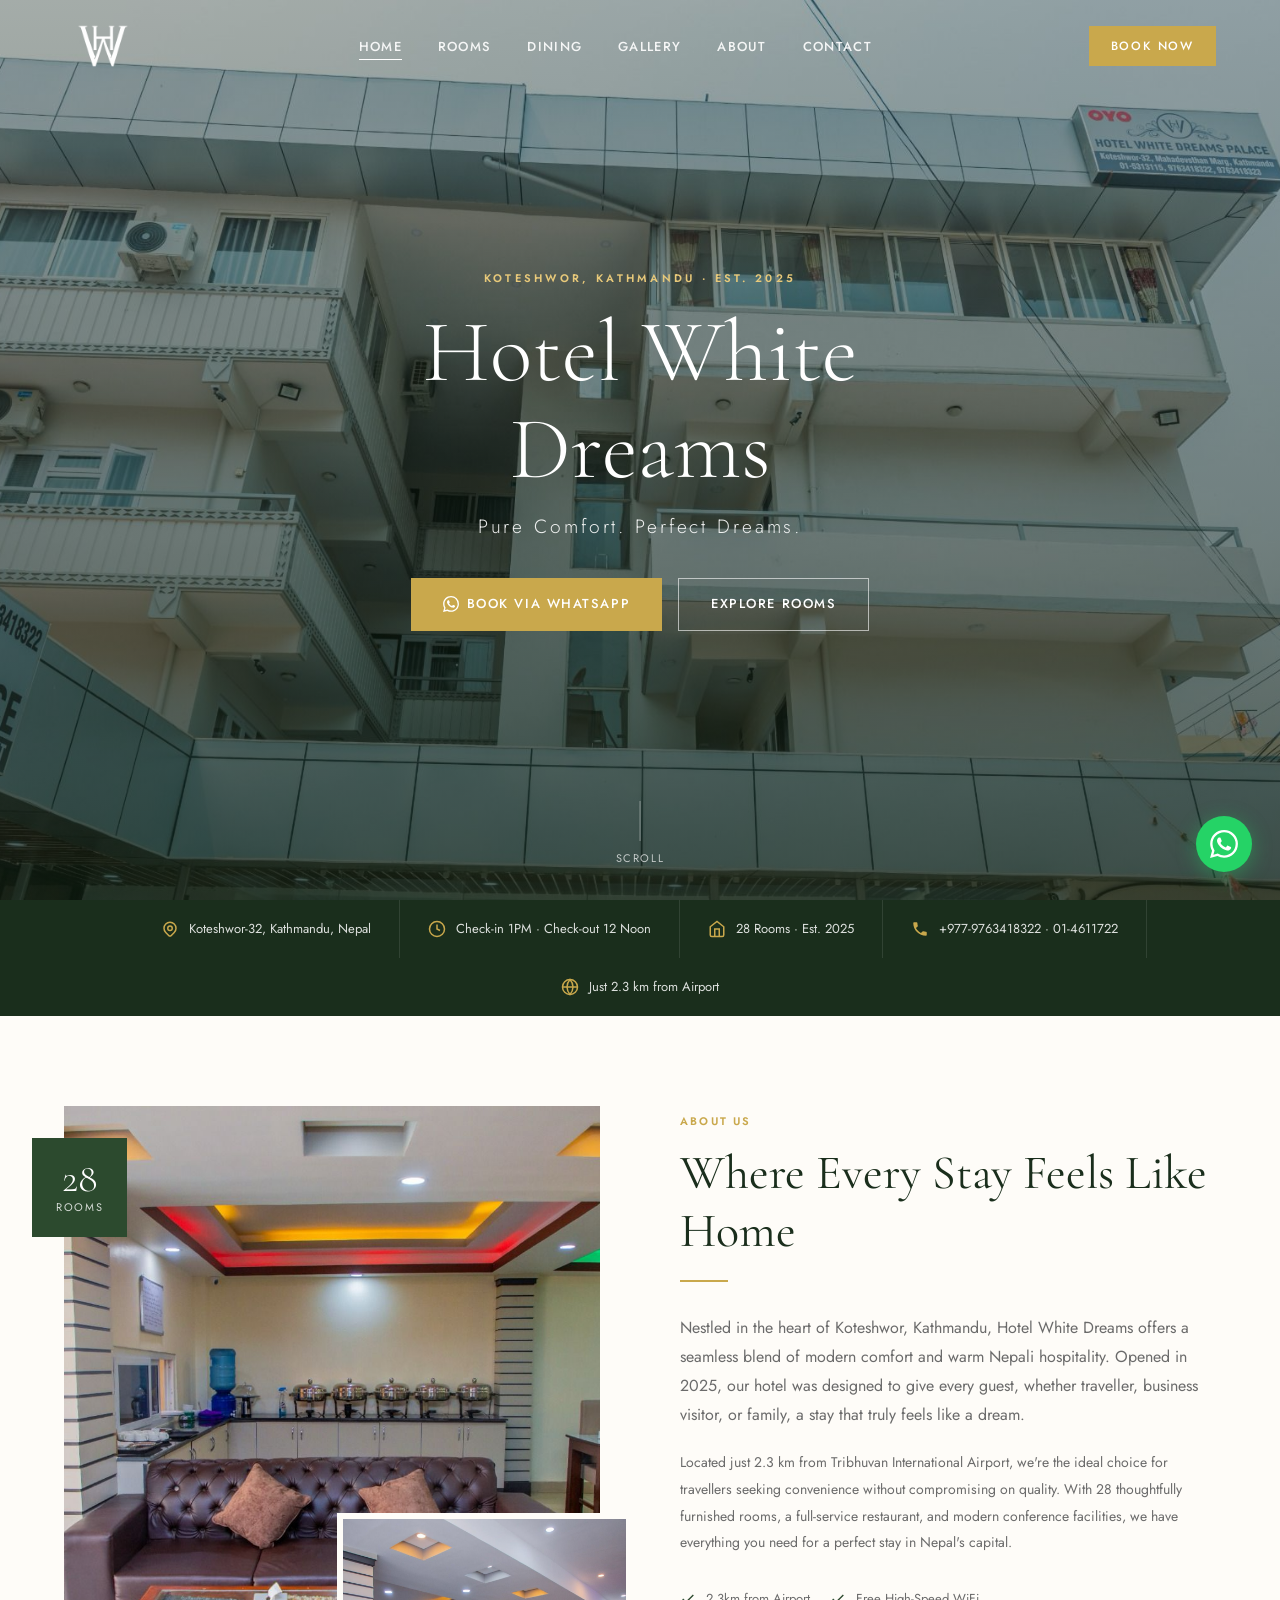
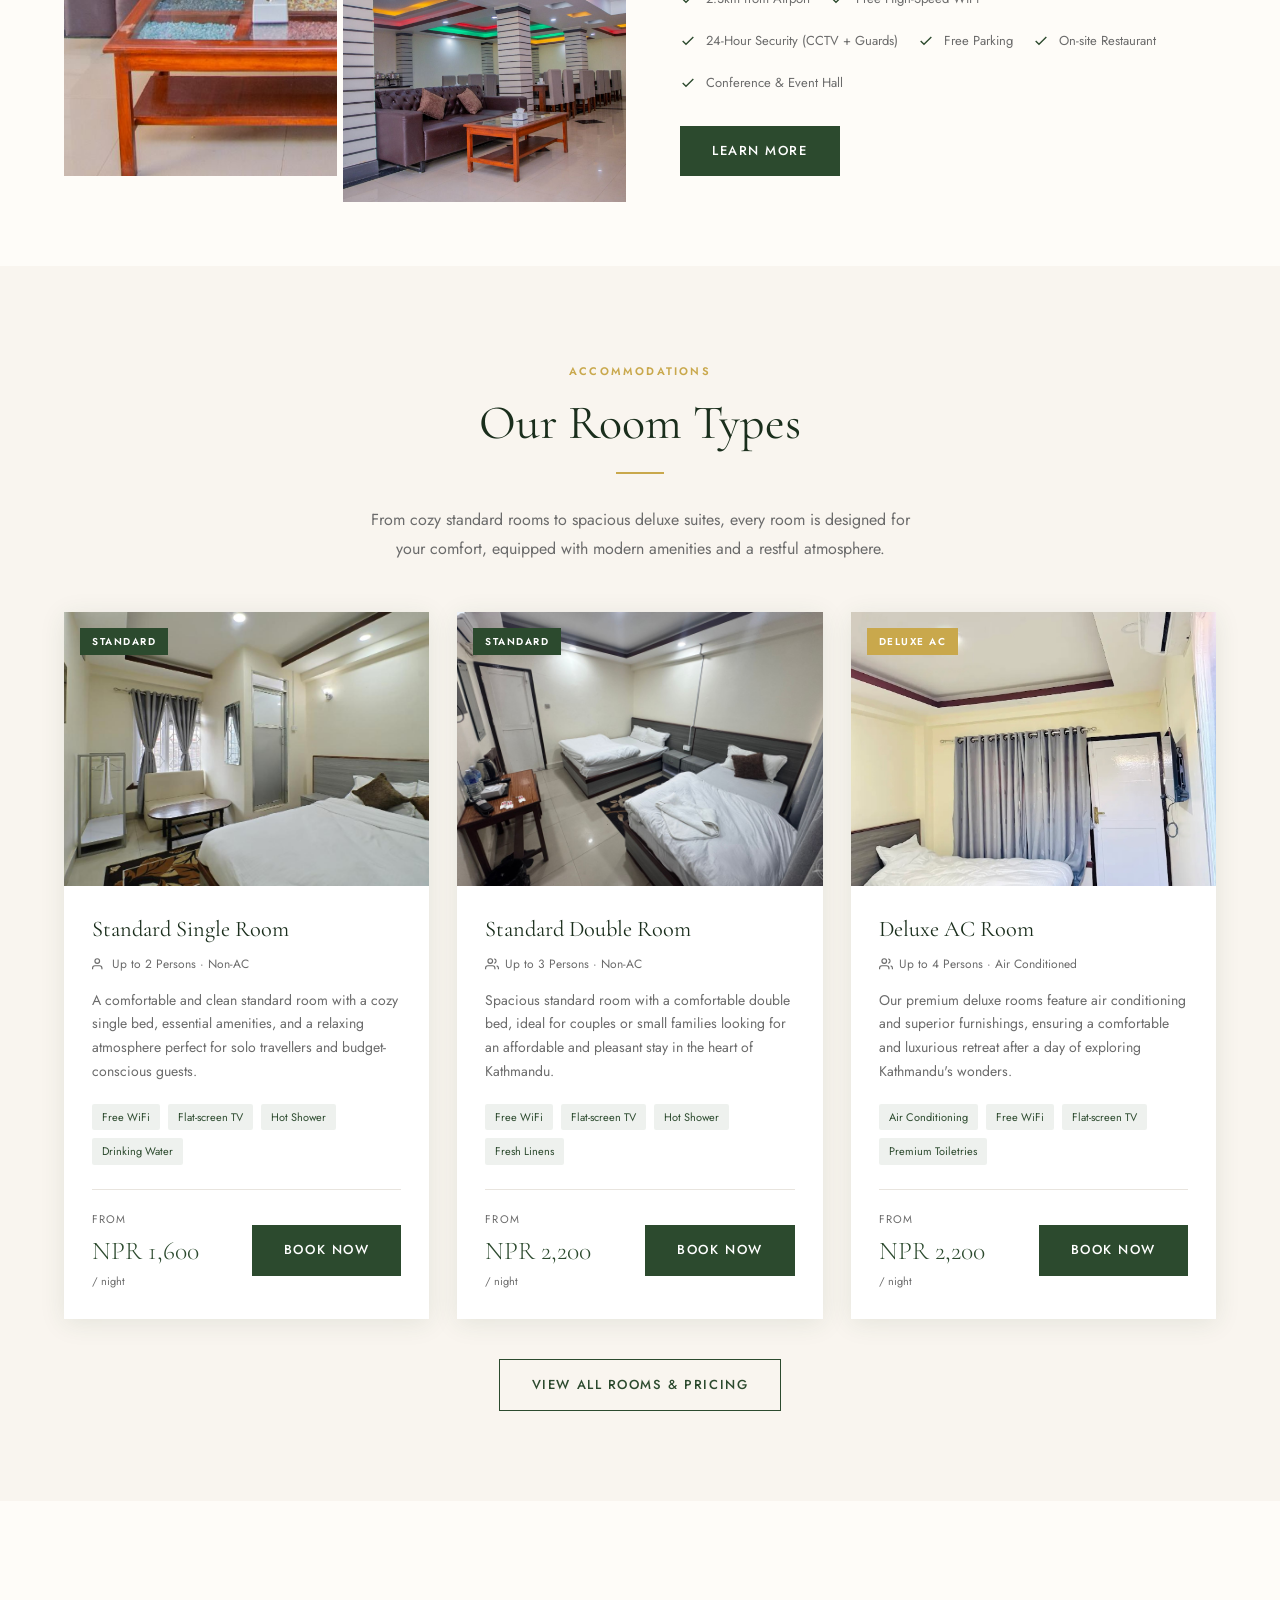
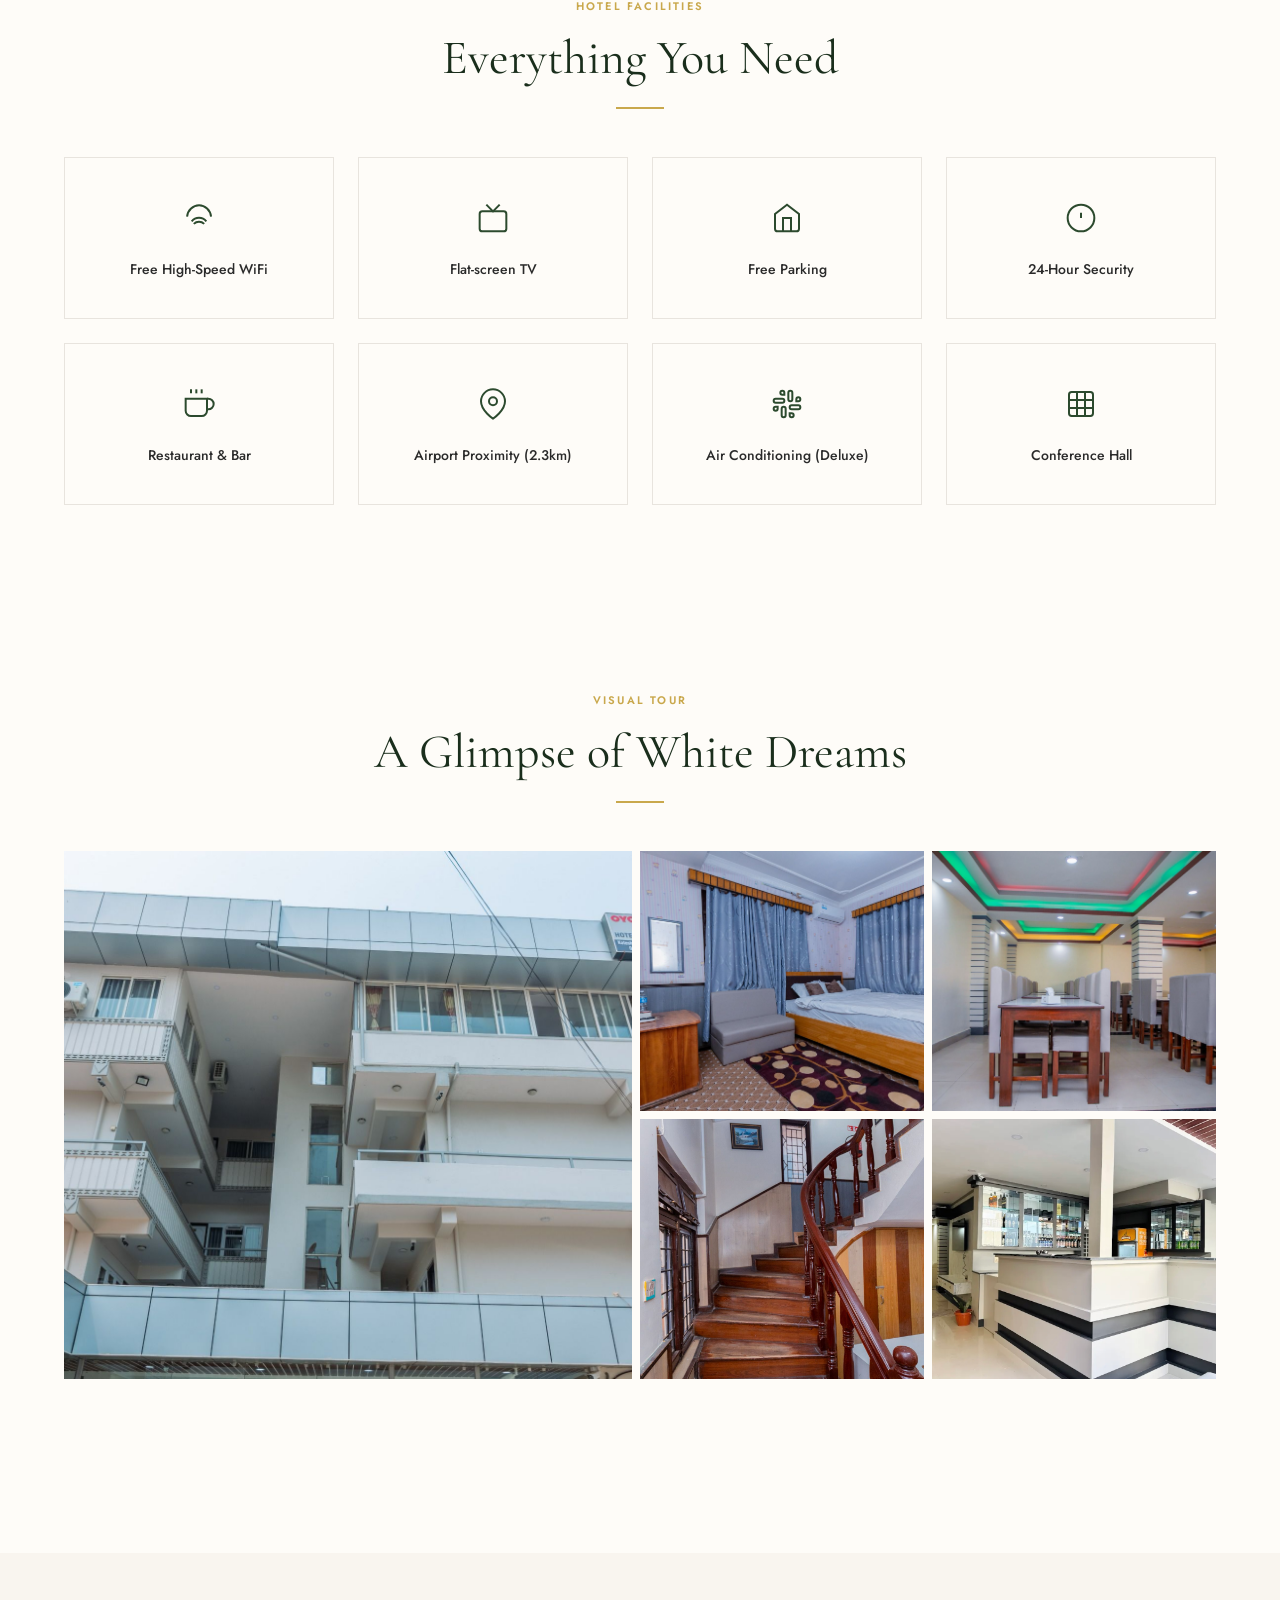
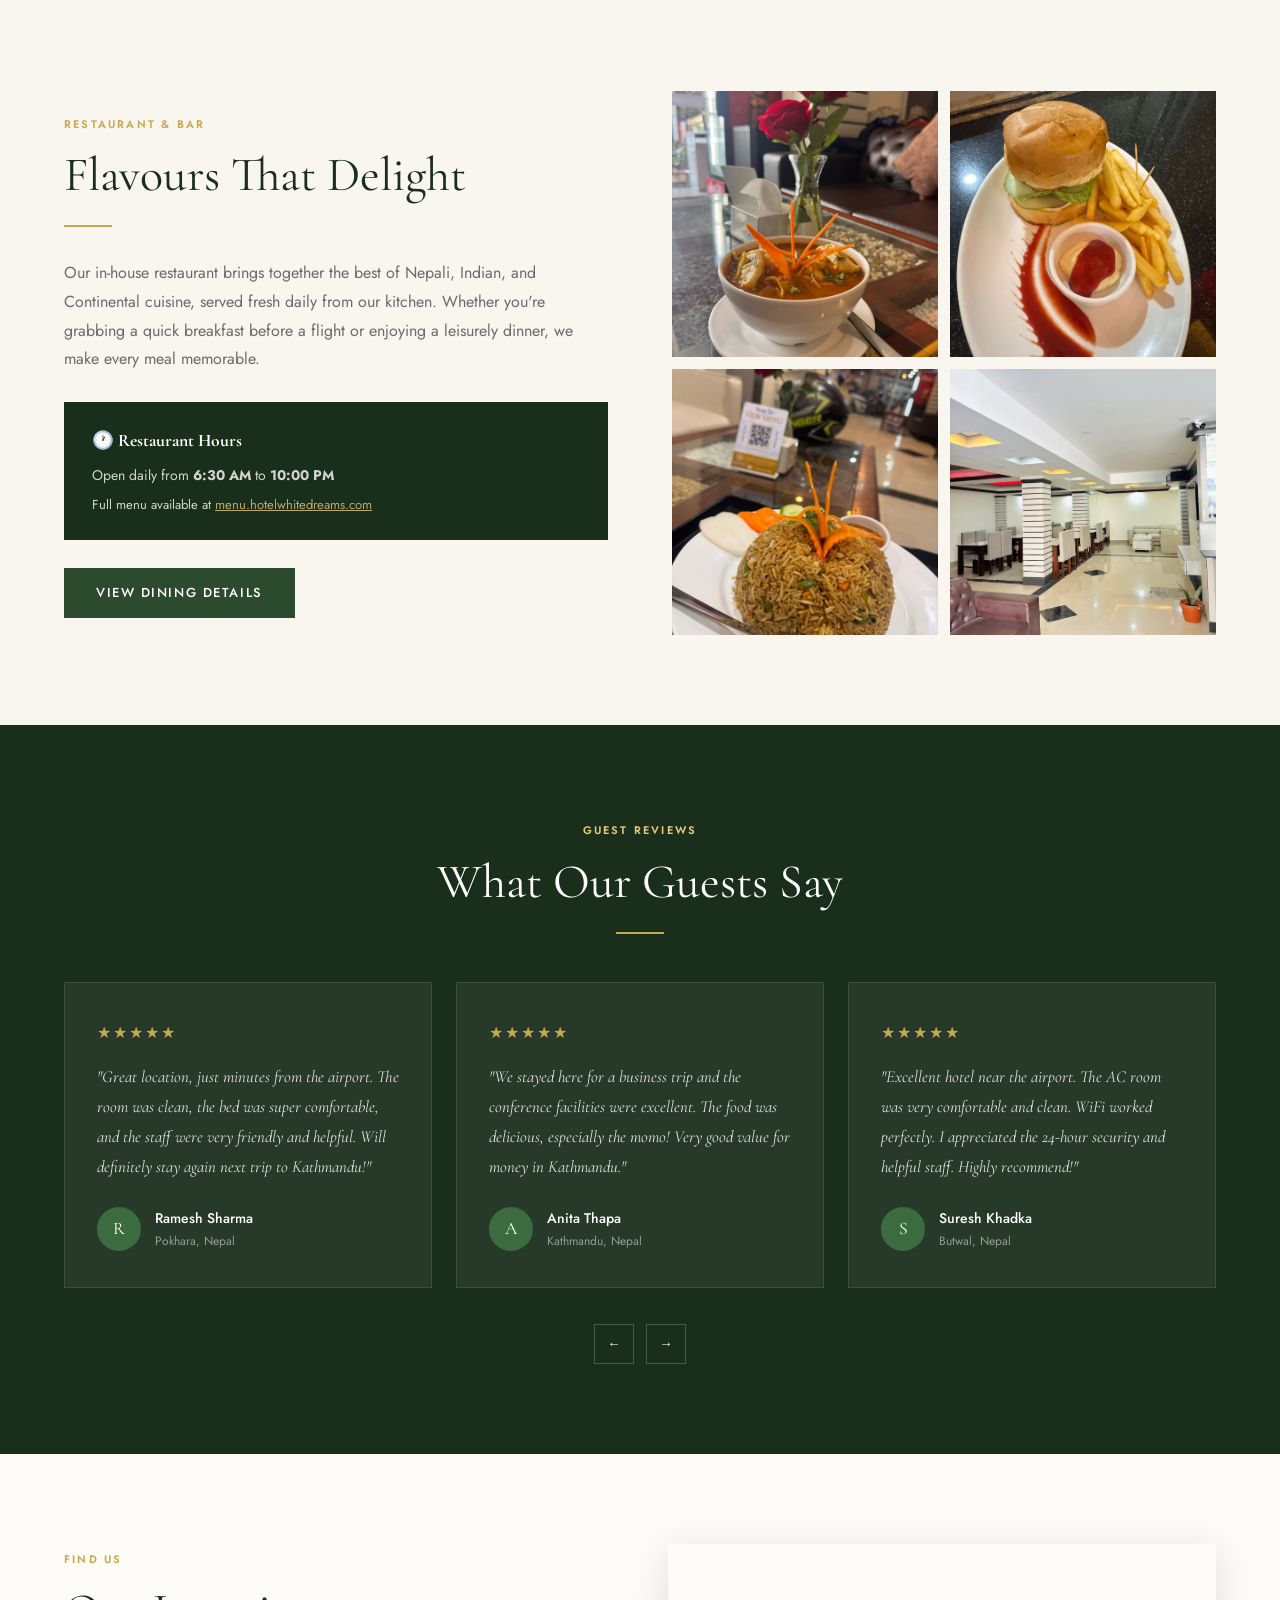
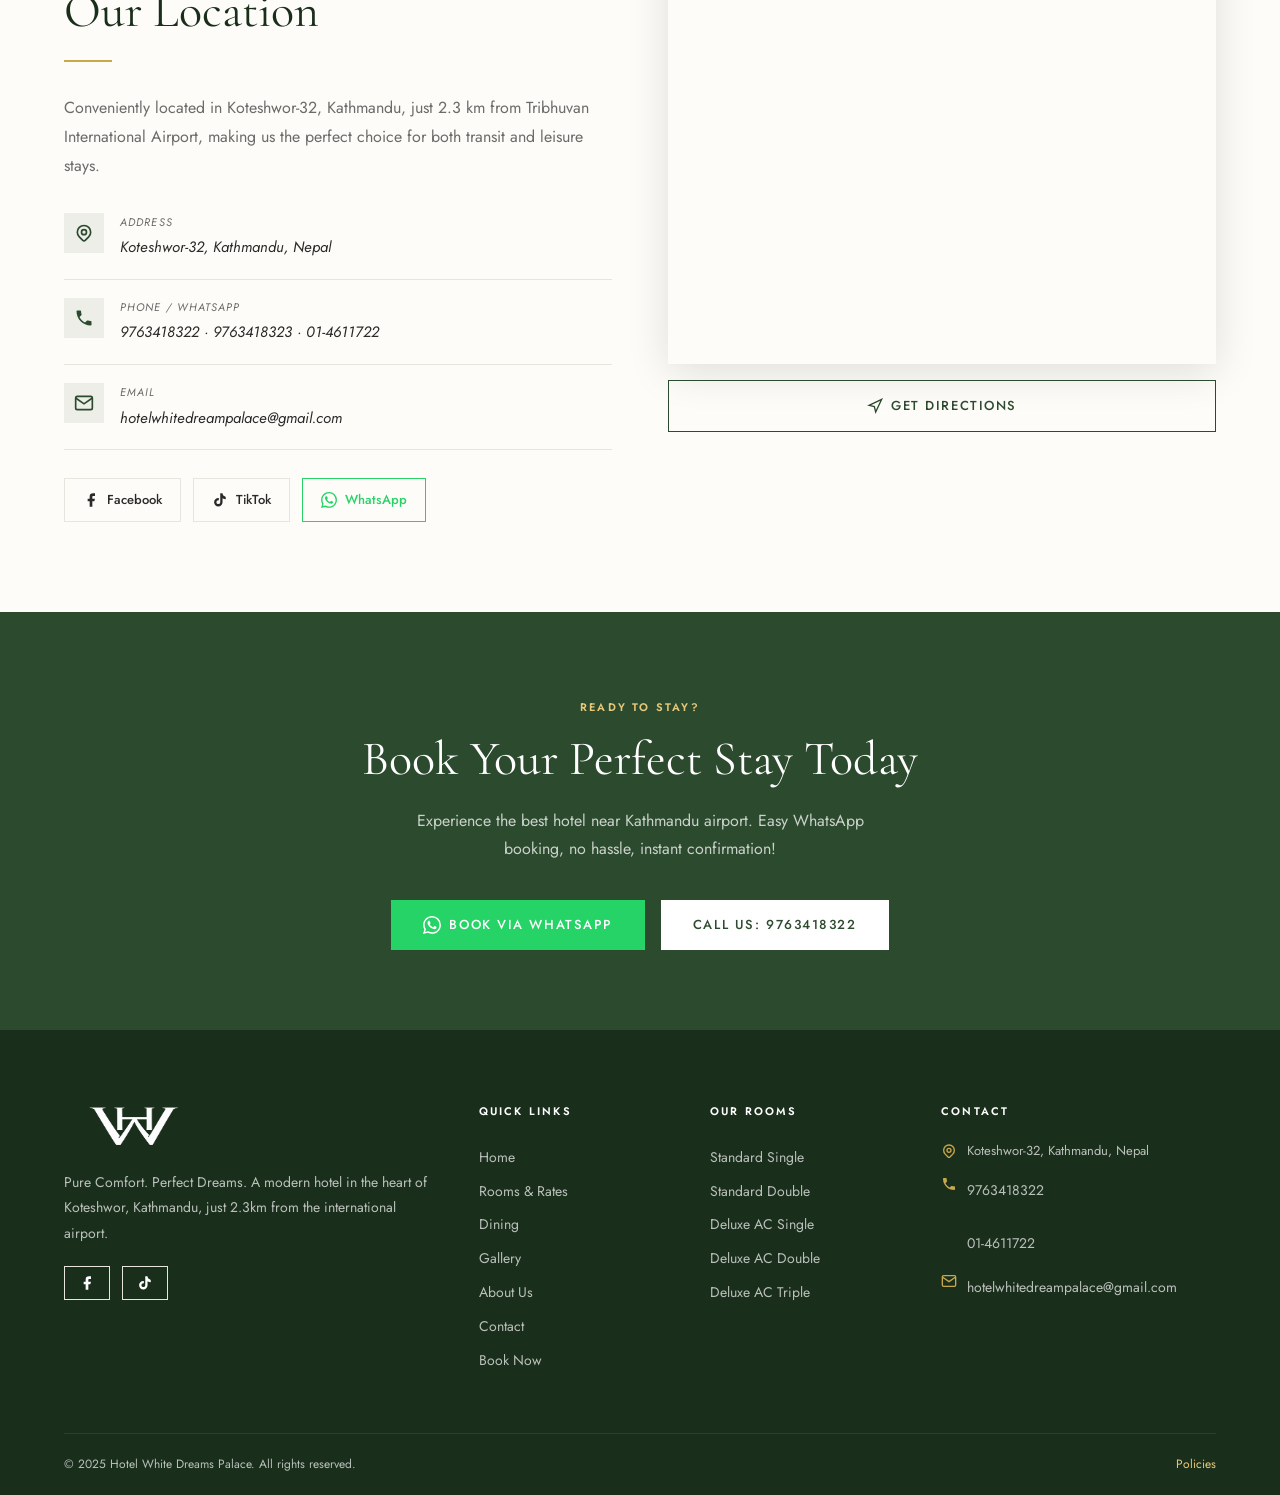
<file: index.html>
<!DOCTYPE html>
<html lang="en">
<head>
  <meta charset="UTF-8">
  <meta name="viewport" content="width=device-width, initial-scale=1.0">
  <!-- SEO Meta Tags -->
  <title>Hotel White Dreams | Best Hotel in Kathmandu Near Airport | Pure Comfort. Perfect Dreams.</title>
  <meta name="description" content="Hotel White Dreams in Koteshwor, Kathmandu - a modern hotel just 2.3km from Tribhuvan International Airport. Comfortable rooms, free WiFi, restaurant, and conference facilities. Book now!">
  <meta name="keywords" content="hotel near me, best hotels in Kathmandu, hotel near Kathmandu airport, hotel in Koteshwor, budget hotel Kathmandu, AC rooms Kathmandu, hotel near TIA, Kathmandu accommodation, Nepal hotel, hotel white dreams">
  <meta name="robots" content="index, follow">
  <meta name="author" content="Hotel White Dreams">
  <link rel="canonical" href="https://hotelwhitedreams.com/">

  <!-- Open Graph -->
  <meta property="og:title" content="Hotel White Dreams - Best Hotel in Kathmandu Near Airport">
  <meta property="og:description" content="Comfortable modern hotel in Koteshwor, Kathmandu. Just 2.3km from the airport. 28 rooms, restaurant, free WiFi, parking. Book via WhatsApp!">
  <meta property="og:image" content="https://hotelwhitedreams.com/img/white-dreams-exterior.jpg">
  <meta property="og:image:alt" content="Hotel White Dreams exterior - modern hotel in Kathmandu">
  <meta property="og:url" content="https://hotelwhitedreams.com/">
  <meta property="og:type" content="website">
  <meta property="og:site_name" content="Hotel White Dreams">
  <meta property="og:locale" content="en_US">

  <!-- Twitter Card -->
  <meta name="twitter:card" content="summary_large_image">
  <meta name="twitter:title" content="Hotel White Dreams - Kathmandu">
  <meta name="twitter:description" content="Modern hotel near Kathmandu airport. Comfortable rooms from NPR 1600/night.">
  <meta name="twitter:image" content="https://hotelwhitedreams.com/img/white-dreams-exterior.jpg">

  <!-- Geo Tags for local SEO -->
  <meta name="geo.region" content="NP-BA">
  <meta name="geo.placename" content="Kathmandu">
  <meta name="geo.position" content="27.680675;85.347240">
  <meta name="ICBM" content="27.680675, 85.347240">

  <!-- Favicons -->
  <link rel="icon" type="image/x-icon" href="favicon/favicon.ico">
  <link rel="icon" type="image/png" sizes="32x32" href="favicon/favicon-32x32.png">
  <link rel="icon" type="image/png" sizes="16x16" href="favicon/favicon-16x16.png">
  <link rel="apple-touch-icon" sizes="180x180" href="favicon/apple-touch-icon.png">
  <link rel="manifest" href="favicon/site.webmanifest">

  <!-- Structured Data: Hotel -->
  <script type="application/ld+json">
  {
    "@context": "https://schema.org",
    "@type": "Hotel",
    "name": "Hotel White Dreams",
    "alternateName": "Hotel White Dreams Palace",
    "description": "Modern hotel in Koteshwor, Kathmandu offering comfortable AC and Non-AC rooms, restaurant, conference facilities, and free parking. Just 2.3km from Tribhuvan International Airport.",
    "url": "https://hotelwhitedreams.com",
    "logo": "https://hotelwhitedreams.com/img/logo-black.png",
    "image": [
      "https://hotelwhitedreams.com/img/white-dreams-exterior.jpg",
      "https://hotelwhitedreams.com/img/white-dreams-lobby.jpg",
      "https://hotelwhitedreams.com/img/white-dreams-ac-room-single-bed.jpg"
    ],
    "telephone": ["+977-1-4611722", "+977-9763418322", "+977-9763418323"],
    "email": "hotelwhitedreampalace@gmail.com",
    "address": {
      "@type": "PostalAddress",
      "streetAddress": "Koteshwor-32",
      "addressLocality": "Kathmandu",
      "addressRegion": "Bagmati Province",
      "addressCountry": "NP"
    },
    "geo": {
      "@type": "GeoCoordinates",
      "latitude": 27.680675,
      "longitude": 85.347240
    },
    "starRating": { "@type": "Rating", "ratingValue": "3" },
    "priceRange": "NPR 1600 - 3000",
    "checkinTime": "13:00",
    "checkoutTime": "12:00",
    "amenityFeature": [
      {"@type": "LocationFeatureSpecification", "name": "Free WiFi", "value": true},
      {"@type": "LocationFeatureSpecification", "name": "Parking", "value": true},
      {"@type": "LocationFeatureSpecification", "name": "Restaurant", "value": true},
      {"@type": "LocationFeatureSpecification", "name": "Room Service", "value": true},
      {"@type": "LocationFeatureSpecification", "name": "CCTV Security", "value": true},
      {"@type": "LocationFeatureSpecification", "name": "Conference Hall", "value": true},
      {"@type": "LocationFeatureSpecification", "name": "Air Conditioning", "value": true}
    ],
    "numberOfRooms": 28,
    "foundingDate": "2025",
    "sameAs": [
      "https://www.facebook.com/people/Hotel-White-Dreams-Palace/61571336482780/",
      "https://www.tiktok.com/@hotel.white.dream",
      "https://maps.app.goo.gl/Nyb9Q2iBQcFagSoRA"
    ]
  }
  </script>

  <!-- Breadcrumb Structured Data -->
  <script type="application/ld+json">
  {
    "@context": "https://schema.org",
    "@type": "WebSite",
    "name": "Hotel White Dreams",
    "url": "https://hotelwhitedreams.com",
    "potentialAction": {
      "@type": "SearchAction",
      "target": "https://hotelwhitedreams.com/rooms.html?q={search_term_string}",
      "query-input": "required name=search_term_string"
    }
  }
  </script>

  <link rel="stylesheet" href="css/style.css">
</head>
<body>

<!-- ── NAVBAR ── -->
<nav class="navbar" id="navbar" role="navigation" aria-label="Main navigation">
  <div class="container nav-inner">
    <a href="index.html" class="nav-logo" aria-label="Hotel White Dreams Home">
      <img src="img/logo-white.png" alt="Hotel White Dreams Logo" width="160" height="52"
           onerror="this.src='img/logo-black.png'">
    </a>
    <ul class="nav-links" role="list">
      <li><a href="index.html" class="active" aria-current="page">Home</a></li>
      <li><a href="rooms.html">Rooms</a></li>
      <li><a href="dining.html">Dining</a></li>
      <li><a href="gallery.html">Gallery</a></li>
      <li><a href="about.html">About</a></li>
      <li><a href="contact.html">Contact</a></li>
    </ul>
    <a href="https://wa.link/jfdvxk" target="_blank" rel="noopener" class="btn nav-book" aria-label="Book now via WhatsApp">
      Book Now
    </a>
    <button class="hamburger" id="hamburger" aria-label="Open menu" aria-expanded="false">
      <span></span><span></span><span></span>
    </button>
  </div>
</nav>

<!-- Mobile Nav -->
<div class="mobile-nav" id="mobileNav" role="dialog" aria-label="Mobile navigation">
  <button class="close-btn" id="closeBtn" aria-label="Close menu">✕</button>
  <a href="index.html">Home</a>
  <a href="rooms.html">Rooms</a>
  <a href="dining.html">Dining</a>
  <a href="gallery.html">Gallery</a>
  <a href="about.html">About</a>
  <a href="contact.html">Contact</a>
  <a href="https://wa.link/jfdvxk" target="_blank" rel="noopener" style="color:#25D366;font-weight:600;margin-top:16px;">📱 Book via WhatsApp</a>
</div>
<div class="overlay" id="overlay"></div>

<!-- ── HERO ── -->
<section class="hero" aria-label="Hotel White Dreams hero banner">
  <div class="hero-slider" aria-hidden="true">
    <div class="hero-slide active" style="background-image:url('img/white-dreams-exterior.jpg')"></div>
    <div class="hero-slide" style="background-image:url('img/white-dreams-lobby.jpg')"></div>
    <div class="hero-slide" style="background-image:url('img/white-dreams-ac-room-single-bed.jpg')"></div>
    <div class="hero-slide" style="background-image:url('img/white-dreams-dining-area.jpg')"></div>
    <div class="hero-slide" style="background-image:url('img/white-dreams-interior.jpg')"></div>
  </div>
  <div class="hero-overlay"></div>
  <div class="hero-content">
    <p class="hero-tag">Koteshwor, Kathmandu · Est. 2025</p>
    <h1 class="hero-title">Hotel White<br>Dreams</h1>
    <p class="hero-tagline">Pure Comfort. Perfect Dreams.</p>
    <div class="hero-btns">
      <a href="https://wa.link/jfdvxk" target="_blank" rel="noopener" class="btn btn-gold" aria-label="Book your room via WhatsApp">
        <svg width="16" height="16" viewBox="0 0 24 24" fill="currentColor"><path d="M17.472 14.382c-.297-.149-1.758-.867-2.03-.967-.273-.099-.471-.148-.67.15-.197.297-.767.966-.94 1.164-.173.199-.347.223-.644.075-.297-.15-1.255-.463-2.39-1.475-.883-.788-1.48-1.761-1.653-2.059-.173-.297-.018-.458.13-.606.134-.133.298-.347.446-.52.149-.174.198-.298.298-.497.099-.198.05-.371-.025-.52-.075-.149-.669-1.612-.916-2.207-.242-.579-.487-.5-.669-.51-.173-.008-.371-.01-.57-.01-.198 0-.52.074-.792.372-.272.297-1.04 1.016-1.04 2.479 0 1.462 1.065 2.875 1.213 3.074.149.198 2.096 3.2 5.077 4.487.709.306 1.262.489 1.694.625.712.227 1.36.195 1.871.118.571-.085 1.758-.719 2.006-1.413.248-.694.248-1.289.173-1.413-.074-.124-.272-.198-.57-.347m-5.421 7.403h-.004a9.87 9.87 0 01-5.031-1.378l-.361-.214-3.741.982.998-3.648-.235-.374a9.86 9.86 0 01-1.51-5.26c.001-5.45 4.436-9.884 9.888-9.884 2.64 0 5.122 1.03 6.988 2.898a9.825 9.825 0 012.893 6.994c-.003 5.45-4.437 9.884-9.885 9.884m8.413-18.297A11.815 11.815 0 0012.05 0C5.495 0 .16 5.335.157 11.892c0 2.096.547 4.142 1.588 5.945L.057 24l6.305-1.654a11.882 11.882 0 005.683 1.448h.005c6.554 0 11.89-5.335 11.893-11.893a11.821 11.821 0 00-3.48-8.413z"/></svg>
        Book via WhatsApp
      </a>
      <a href="rooms.html" class="btn btn-outline" style="border-color:rgba(255,255,255,0.6);color:#fff;" aria-label="Explore our rooms">Explore Rooms</a>
    </div>
  </div>
  <div class="hero-scroll" aria-hidden="true">Scroll</div>
</section>

<!-- ── INFO BAR ── -->
<div class="info-bar" role="complementary" aria-label="Key information">
  <div class="container">
    <div class="info-bar-inner">
      <div class="info-item">
        <svg width="18" height="18" fill="none" stroke="currentColor" stroke-width="2" viewBox="0 0 24 24" aria-hidden="true"><path d="M17.657 16.657L13.414 20.9a1.998 1.998 0 01-2.827 0l-4.244-4.243a8 8 0 1111.314 0z"/><path d="M15 11a3 3 0 11-6 0 3 3 0 016 0z"/></svg>
        <span>Koteshwor-32, Kathmandu, Nepal</span>
      </div>
      <div class="info-item">
        <svg width="18" height="18" fill="none" stroke="currentColor" stroke-width="2" viewBox="0 0 24 24" aria-hidden="true"><circle cx="12" cy="12" r="10"/><path d="M12 6v6l4 2"/></svg>
        <span>Check-in 1PM · Check-out 12 Noon</span>
      </div>
      <div class="info-item">
        <svg width="18" height="18" fill="none" stroke="currentColor" stroke-width="2" viewBox="0 0 24 24" aria-hidden="true"><path d="M3 9l9-7 9 7v11a2 2 0 01-2 2H5a2 2 0 01-2-2z"/><polyline points="9 22 9 12 15 12 15 22"/></svg>
        <span>28 Rooms · Est. 2025</span>
      </div>
      <div class="info-item">
        <svg width="18" height="18" viewBox="0 0 24 24" fill="currentColor" aria-hidden="true"><path d="M6.62 10.79c1.44 2.83 3.76 5.14 6.59 6.59l2.2-2.2c.27-.27.67-.36 1.02-.24 1.12.37 2.33.57 3.57.57.55 0 1 .45 1 1V20c0 .55-.45 1-1 1-9.39 0-17-7.61-17-17 0-.55.45-1 1-1h3.5c.55 0 1 .45 1 1 0 1.25.2 2.45.57 3.57.11.35.03.74-.25 1.02l-2.2 2.2z"/></svg>
        <span>+977-9763418322 · 01-4611722</span>
      </div>
      <div class="info-item">
        <svg width="18" height="18" fill="none" stroke="currentColor" stroke-width="2" viewBox="0 0 24 24" aria-hidden="true"><circle cx="12" cy="12" r="10"/><polyline points="2.05 12 22 12"/><path d="M12 2a15.3 15.3 0 014 10 15.3 15.3 0 01-4 10 15.3 15.3 0 01-4-10 15.3 15.3 0 014-10z"/></svg>
        <span>Just 2.3 km from Airport</span>
      </div>
    </div>
  </div>
</div>

<!-- ── ABOUT ── -->
<section class="section-pad" id="about" aria-labelledby="about-heading">
  <div class="container">
    <div class="about-grid">
      <div class="about-images fade-in">
        <img class="about-img-main" src="img/white-dreams-lobby.jpg" alt="Hotel White Dreams lobby - welcoming entrance in Kathmandu" loading="lazy" width="560" height="700">
        <img class="about-img-accent" src="img/white-dreams-interior.jpg" alt="Hotel White Dreams interior design" loading="lazy" width="280" height="280">
        <div class="about-stat" aria-label="28 rooms available">
          <div class="num">28</div>
          <div class="label">Rooms</div>
        </div>
      </div>
      <div class="about-text fade-in">
        <span class="tag">About Us</span>
        <h2 class="section-title" id="about-heading">Where Every Stay Feels Like Home</h2>
        <div class="divider" aria-hidden="true"></div>
        <p class="section-sub" style="margin-bottom:20px;">
          Nestled in the heart of Koteshwor, Kathmandu, Hotel White Dreams offers a seamless blend of modern comfort and warm Nepali hospitality. Opened in 2025, our hotel was designed to give every guest, whether traveller, business visitor, or family, a stay that truly feels like a dream.
        </p>
        <p style="font-size:14px;color:var(--mid-gray);line-height:1.9;">
          Located just 2.3 km from Tribhuvan International Airport, we're the ideal choice for travellers seeking convenience without compromising on quality. With 28 thoughtfully furnished rooms, a full-service restaurant, and modern conference facilities, we have everything you need for a perfect stay in Nepal's capital.
        </p>
        <div class="about-features" role="list" aria-label="Key features">
          <div class="about-feature" role="listitem">
            <svg width="16" height="16" fill="none" stroke="currentColor" stroke-width="2" viewBox="0 0 24 24" aria-hidden="true"><polyline points="20 6 9 17 4 12"/></svg>
            2.3km from Airport
          </div>
          <div class="about-feature" role="listitem">
            <svg width="16" height="16" fill="none" stroke="currentColor" stroke-width="2" viewBox="0 0 24 24" aria-hidden="true"><polyline points="20 6 9 17 4 12"/></svg>
            Free High-Speed WiFi
          </div>
          <div class="about-feature" role="listitem">
            <svg width="16" height="16" fill="none" stroke="currentColor" stroke-width="2" viewBox="0 0 24 24" aria-hidden="true"><polyline points="20 6 9 17 4 12"/></svg>
            24-Hour Security (CCTV + Guards)
          </div>
          <div class="about-feature" role="listitem">
            <svg width="16" height="16" fill="none" stroke="currentColor" stroke-width="2" viewBox="0 0 24 24" aria-hidden="true"><polyline points="20 6 9 17 4 12"/></svg>
            Free Parking
          </div>
          <div class="about-feature" role="listitem">
            <svg width="16" height="16" fill="none" stroke="currentColor" stroke-width="2" viewBox="0 0 24 24" aria-hidden="true"><polyline points="20 6 9 17 4 12"/></svg>
            On-site Restaurant
          </div>
          <div class="about-feature" role="listitem">
            <svg width="16" height="16" fill="none" stroke="currentColor" stroke-width="2" viewBox="0 0 24 24" aria-hidden="true"><polyline points="20 6 9 17 4 12"/></svg>
            Conference & Event Hall
          </div>
        </div>
        <a href="about.html" class="btn btn-primary" style="margin-top:32px;" aria-label="Learn more about Hotel White Dreams">Learn More</a>
      </div>
    </div>
  </div>
</section>

<!-- ── ROOMS PREVIEW ── -->
<section class="section-pad rooms-bg" id="rooms" aria-labelledby="rooms-heading">
  <div class="container">
    <div class="text-center fade-in">
      <span class="tag">Accommodations</span>
      <h2 class="section-title" id="rooms-heading">Our Room Types</h2>
      <div class="divider" aria-hidden="true"></div>
      <p class="section-sub">From cozy standard rooms to spacious deluxe suites, every room is designed for your comfort, equipped with modern amenities and a restful atmosphere.</p>
    </div>
    <div class="rooms-grid" role="list" aria-label="Room types">

      <!-- Standard Single -->
      <article class="room-card fade-in" role="listitem">
        <div class="room-img-wrap">
          <img src="img/white-dreams-normal-room-single-bed.jpg" alt="Standard Single Bed Room at Hotel White Dreams Kathmandu" loading="lazy" width="400" height="300">
          <span class="room-badge">Standard</span>
        </div>
        <div class="room-body">
          <h3 class="room-name">Standard Single Room</h3>
          <p class="room-occupancy">
            <svg width="14" height="14" fill="none" stroke="currentColor" stroke-width="2" viewBox="0 0 24 24" aria-hidden="true"><path d="M17 21v-2a4 4 0 00-4-4H5a4 4 0 00-4 4v2"/><circle cx="9" cy="7" r="4"/></svg>
            Up to 2 Persons · Non-AC
          </p>
          <p class="room-desc">A comfortable and clean standard room with a cozy single bed, essential amenities, and a relaxing atmosphere perfect for solo travellers and budget-conscious guests.</p>
          <div class="room-amenities" aria-label="Room amenities">
            <span class="room-amenity">Free WiFi</span>
            <span class="room-amenity">Flat-screen TV</span>
            <span class="room-amenity">Hot Shower</span>
            <span class="room-amenity">Drinking Water</span>
          </div>
          <div class="room-footer">
            <div class="room-price">
              <div class="label">From</div>
              <div class="amount">NPR 1,600</div>
              <div class="per">/ night</div>
            </div>
            <a href="https://wa.link/jfdvxk" target="_blank" rel="noopener" class="btn btn-primary" aria-label="Book Standard Single Room">Book Now</a>
          </div>
        </div>
      </article>

      <!-- Standard Double -->
      <article class="room-card fade-in" role="listitem">
        <div class="room-img-wrap">
          <img src="img/white-dreams-normal-room-double-bed.jpeg" alt="Standard Double Bed Room at Hotel White Dreams Kathmandu" loading="lazy" width="400" height="300">
          <span class="room-badge">Standard</span>
        </div>
        <div class="room-body">
          <h3 class="room-name">Standard Double Room</h3>
          <p class="room-occupancy">
            <svg width="14" height="14" fill="none" stroke="currentColor" stroke-width="2" viewBox="0 0 24 24" aria-hidden="true"><path d="M17 21v-2a4 4 0 00-4-4H5a4 4 0 00-4 4v2"/><circle cx="9" cy="7" r="4"/><path d="M23 21v-2a4 4 0 00-3-3.87"/><path d="M16 3.13a4 4 0 010 7.75"/></svg>
            Up to 3 Persons · Non-AC
          </p>
          <p class="room-desc">Spacious standard room with a comfortable double bed, ideal for couples or small families looking for an affordable and pleasant stay in the heart of Kathmandu.</p>
          <div class="room-amenities" aria-label="Room amenities">
            <span class="room-amenity">Free WiFi</span>
            <span class="room-amenity">Flat-screen TV</span>
            <span class="room-amenity">Hot Shower</span>
            <span class="room-amenity">Fresh Linens</span>
          </div>
          <div class="room-footer">
            <div class="room-price">
              <div class="label">From</div>
              <div class="amount">NPR 2,200</div>
              <div class="per">/ night</div>
            </div>
            <a href="https://wa.link/jfdvxk" target="_blank" rel="noopener" class="btn btn-primary" aria-label="Book Standard Double Room">Book Now</a>
          </div>
        </div>
      </article>

      <!-- Deluxe AC -->
      <article class="room-card fade-in" role="listitem">
        <div class="room-img-wrap">
          <img src="img/white-dreams-ac-room-double-bed.png" alt="Deluxe AC Double Bed Room at Hotel White Dreams Kathmandu" loading="lazy" width="400" height="300">
          <span class="room-badge" style="background:var(--gold);">Deluxe AC</span>
        </div>
        <div class="room-body">
          <h3 class="room-name">Deluxe AC Room</h3>
          <p class="room-occupancy">
            <svg width="14" height="14" fill="none" stroke="currentColor" stroke-width="2" viewBox="0 0 24 24" aria-hidden="true"><path d="M17 21v-2a4 4 0 00-4-4H5a4 4 0 00-4 4v2"/><circle cx="9" cy="7" r="4"/><path d="M23 21v-2a4 4 0 00-3-3.87"/><path d="M16 3.13a4 4 0 010 7.75"/></svg>
            Up to 4 Persons · Air Conditioned
          </p>
          <p class="room-desc">Our premium deluxe rooms feature air conditioning and superior furnishings, ensuring a comfortable and luxurious retreat after a day of exploring Kathmandu's wonders.</p>
          <div class="room-amenities" aria-label="Room amenities">
            <span class="room-amenity">Air Conditioning</span>
            <span class="room-amenity">Free WiFi</span>
            <span class="room-amenity">Flat-screen TV</span>
            <span class="room-amenity">Premium Toiletries</span>
          </div>
          <div class="room-footer">
            <div class="room-price">
              <div class="label">From</div>
              <div class="amount">NPR 2,200</div>
              <div class="per">/ night</div>
            </div>
            <a href="https://wa.link/jfdvxk" target="_blank" rel="noopener" class="btn btn-primary" aria-label="Book Deluxe AC Room">Book Now</a>
          </div>
        </div>
      </article>
    </div>
    <div style="text-align:center;margin-top:40px;" class="fade-in">
      <a href="rooms.html" class="btn btn-outline" aria-label="View all room types and pricing">View All Rooms & Pricing</a>
    </div>
  </div>
</section>

<!-- ── AMENITIES ── -->
<section class="section-pad" id="amenities" aria-labelledby="amenities-heading">
  <div class="container">
    <div class="text-center fade-in">
      <span class="tag">Hotel Facilities</span>
      <h2 class="section-title" id="amenities-heading">Everything You Need</h2>
      <div class="divider" aria-hidden="true"></div>
    </div>
    <div class="amenities-grid fade-in" role="list" aria-label="Hotel amenities">
      <div class="amenity-card" role="listitem">
        <div class="amenity-icon" aria-hidden="true"><svg width="32" height="32" fill="none" stroke="currentColor" stroke-width="1.5" viewBox="0 0 24 24"><path d="M8.111 16.404a5.5 5.5 0 017.778 0M12 20h.01M3.055 11c.5-4.8 4.5-8.5 9-8.5s8.5 3.7 9 8.5"/><path d="M6.5 14.5a7.09 7.09 0 0111 0"/></svg></div>
        <div class="amenity-name">Free High-Speed WiFi</div>
      </div>
      <div class="amenity-card" role="listitem">
        <div class="amenity-icon" aria-hidden="true"><svg width="32" height="32" fill="none" stroke="currentColor" stroke-width="1.5" viewBox="0 0 24 24"><rect x="2" y="7" width="20" height="15" rx="2" ry="2"/><polyline points="17 2 12 7 7 2"/></svg></div>
        <div class="amenity-name">Flat-screen TV</div>
      </div>
      <div class="amenity-card" role="listitem">
        <div class="amenity-icon" aria-hidden="true"><svg width="32" height="32" fill="none" stroke="currentColor" stroke-width="1.5" viewBox="0 0 24 24"><path d="M3 9l9-7 9 7v11a2 2 0 01-2 2H5a2 2 0 01-2-2z"/><polyline points="9 22 9 12 15 12 15 22"/></svg></div>
        <div class="amenity-name">Free Parking</div>
      </div>
      <div class="amenity-card" role="listitem">
        <div class="amenity-icon" aria-hidden="true"><svg width="32" height="32" fill="none" stroke="currentColor" stroke-width="1.5" viewBox="0 0 24 24"><circle cx="12" cy="12" r="10"/><line x1="12" y1="8" x2="12" y2="12"/><line x1="12" y1="16" x2="12.01" y2="16"/></svg></div>
        <div class="amenity-name">24-Hour Security</div>
      </div>
      <div class="amenity-card" role="listitem">
        <div class="amenity-icon" aria-hidden="true"><svg width="32" height="32" fill="none" stroke="currentColor" stroke-width="1.5" viewBox="0 0 24 24"><path d="M18 8h1a4 4 0 010 8h-1"/><path d="M2 8h16v9a4 4 0 01-4 4H6a4 4 0 01-4-4V8z"/><line x1="6" y1="1" x2="6" y2="4"/><line x1="10" y1="1" x2="10" y2="4"/><line x1="14" y1="1" x2="14" y2="4"/></svg></div>
        <div class="amenity-name">Restaurant & Bar</div>
      </div>
      <div class="amenity-card" role="listitem">
        <div class="amenity-icon" aria-hidden="true"><svg width="32" height="32" fill="none" stroke="currentColor" stroke-width="1.5" viewBox="0 0 24 24"><path d="M21 10c0 7-9 13-9 13s-9-6-9-13a9 9 0 0118 0z"/><circle cx="12" cy="10" r="3"/></svg></div>
        <div class="amenity-name">Airport Proximity (2.3km)</div>
      </div>
      <div class="amenity-card" role="listitem">
        <div class="amenity-icon" aria-hidden="true"><svg width="32" height="32" fill="none" stroke="currentColor" stroke-width="1.5" viewBox="0 0 24 24"><path d="M14.5 10c-.83 0-1.5-.67-1.5-1.5v-5c0-.83.67-1.5 1.5-1.5s1.5.67 1.5 1.5v5c0 .83-.67 1.5-1.5 1.5z"/><path d="M20.5 10H19V8.5c0-.83.67-1.5 1.5-1.5s1.5.67 1.5 1.5-.67 1.5-1.5 1.5z"/><path d="M9.5 14c.83 0 1.5.67 1.5 1.5v5c0 .83-.67 1.5-1.5 1.5S8 21.33 8 20.5v-5c0-.83.67-1.5 1.5-1.5z"/><path d="M3.5 14H5v1.5c0 .83-.67 1.5-1.5 1.5S2 16.33 2 15.5 2.67 14 3.5 14z"/><path d="M14 14.5c0-.83.67-1.5 1.5-1.5h5c.83 0 1.5.67 1.5 1.5s-.67 1.5-1.5 1.5h-5c-.83 0-1.5-.67-1.5-1.5z"/><path d="M15.5 19H14v1.5c0 .83.67 1.5 1.5 1.5s1.5-.67 1.5-1.5-.67-1.5-1.5-1.5z"/><path d="M10 9.5C10 8.67 9.33 8 8.5 8h-5C2.67 8 2 8.67 2 9.5S2.67 11 3.5 11h5c.83 0 1.5-.67 1.5-1.5z"/><path d="M8.5 5H10V3.5C10 2.67 9.33 2 8.5 2S7 2.67 7 3.5 7.67 5 8.5 5z"/></svg></div>
        <div class="amenity-name">Air Conditioning (Deluxe)</div>
      </div>
      <div class="amenity-card" role="listitem">
        <div class="amenity-icon" aria-hidden="true"><svg width="32" height="32" fill="none" stroke="currentColor" stroke-width="1.5" viewBox="0 0 24 24"><rect x="3" y="3" width="18" height="18" rx="2"/><line x1="9" y1="3" x2="9" y2="21"/><line x1="15" y1="3" x2="15" y2="21"/><line x1="3" y1="9" x2="21" y2="9"/><line x1="3" y1="15" x2="21" y2="15"/></svg></div>
        <div class="amenity-name">Conference Hall</div>
      </div>
    </div>
  </div>
</section>

<!-- ── GALLERY PREVIEW ── -->
<section class="section-pad" id="gallery-preview" aria-labelledby="gallery-heading">
  <div class="container">
    <div class="text-center fade-in">
      <span class="tag">Visual Tour</span>
      <h2 class="section-title" id="gallery-heading">A Glimpse of White Dreams</h2>
      <div class="divider" aria-hidden="true"></div>
    </div>
    <div class="gallery-grid fade-in" role="list" aria-label="Hotel photo gallery preview">
      <div class="gallery-item" role="listitem">
        <img src="img/white-dreams-exterior.jpg" alt="Hotel White Dreams exterior building facade in Koteshwor Kathmandu" loading="lazy" width="600" height="600">
        <div class="gallery-item-overlay" aria-hidden="true"><span>Exterior</span></div>
      </div>
      <div class="gallery-item" role="listitem">
        <img src="img/white-dreams-ac-room-single-bed.jpg" alt="Deluxe AC single room interior at Hotel White Dreams" loading="lazy" width="300" height="260">
        <div class="gallery-item-overlay" aria-hidden="true"><span>AC Room</span></div>
      </div>
      <div class="gallery-item" role="listitem">
        <img src="img/white-dreams-dining-area.jpg" alt="Restaurant dining area at Hotel White Dreams Kathmandu" loading="lazy" width="300" height="260">
        <div class="gallery-item-overlay" aria-hidden="true"><span>Dining</span></div>
      </div>
      <div class="gallery-item" role="listitem">
        <img src="img/white-dreams-interior-1.jpg" alt="Stairs at Hotel White Dreams" loading="lazy" width="300" height="260">
        <div class="gallery-item-overlay" aria-hidden="true"><span>Stairs</span></div>
      </div>
      <div class="gallery-item" role="listitem">
        <img src="img/white-dreams-reception-and-bar.png" alt="Hotel White Dreams reception and bar area" loading="lazy" width="300" height="260">
        <div class="gallery-item-overlay" aria-hidden="true"><span>Reception</span></div>
      </div>
    </div>
    <div class="gallery-more fade-in">
      <a href="gallery.html" class="btn btn-outline" aria-label="View full photo gallery">View Full Gallery</a>
    </div>
  </div>
</section>

<!-- ── DINING PREVIEW ── -->
<section class="section-pad dining-bg" id="dining" aria-labelledby="dining-heading">
  <div class="container">
    <div class="dining-grid">
      <div class="fade-in">
        <span class="tag">Restaurant & Bar</span>
        <h2 class="section-title" id="dining-heading">Flavours That Delight</h2>
        <div class="divider" aria-hidden="true"></div>
        <p class="section-sub" style="margin-bottom:20px;">
          Our in-house restaurant brings together the best of Nepali, Indian, and Continental cuisine, served fresh daily from our kitchen. Whether you're grabbing a quick breakfast before a flight or enjoying a leisurely dinner, we make every meal memorable.
        </p>
        <div class="dining-hours" role="note" aria-label="Restaurant hours">
          <h4>🕐 Restaurant Hours</h4>
          <p>Open daily from <strong>6:30 AM</strong> to <strong>10:00 PM</strong></p>
          <p style="margin-top:6px;font-size:13px;">Full menu available at <a href="http://menu.hotelwhitedreams.com" target="_blank" rel="noopener" style="color:var(--gold-light);text-decoration:underline;">menu.hotelwhitedreams.com</a></p>
        </div>
        <a href="dining.html" class="btn btn-primary" aria-label="View dining menu and details">View Dining Details</a>
      </div>
      <div class="dining-imgs fade-in" aria-label="Restaurant food photos">
        <div class="dining-img"><img src="img/white-dreams-food-momo.jpeg" alt="Delicious momos served at Hotel White Dreams restaurant" loading="lazy" width="240" height="240"></div>
        <div class="dining-img"><img src="img/white-dreams-food-burger.jpeg" alt="Continental burger at Hotel White Dreams dining" loading="lazy" width="240" height="240"></div>
        <div class="dining-img"><img src="img/white-dreams-food-biryani.jpeg" alt="Fragrant biryani served at Hotel White Dreams" loading="lazy" width="240" height="240"></div>
        <div class="dining-img"><img src="img/white-dreams-dining-area-1.png" alt="Hotel White Dreams restaurant interior" loading="lazy" width="240" height="240"></div>
      </div>
    </div>
  </div>
</section>

<!-- ── TESTIMONIALS ── -->
<section class="section-pad testimonials-bg" id="reviews" aria-labelledby="reviews-heading">
  <div class="container">
    <div class="text-center fade-in">
      <span class="tag">Guest Reviews</span>
      <h2 class="section-title" id="reviews-heading">What Our Guests Say</h2>
      <div class="divider" aria-hidden="true"></div>
    </div>
    <div class="testimonials-slider fade-in" role="region" aria-label="Guest testimonials carousel">
      <div class="testimonials-track" role="list">
        <div class="testimonial-card" role="listitem" itemscope itemtype="https://schema.org/Review">
          <div class="t-stars" aria-label="5 star rating">★★★★★</div>
          <p class="t-text" itemprop="reviewBody">"Great location, just minutes from the airport. The room was clean, the bed was super comfortable, and the staff were very friendly and helpful. Will definitely stay again next trip to Kathmandu!"</p>
          <div class="t-author" itemprop="author" itemscope itemtype="https://schema.org/Person">
            <div class="t-avatar" aria-hidden="true">R</div>
            <div>
              <div class="t-name" itemprop="name">Ramesh Sharma</div>
              <div class="t-location">Pokhara, Nepal</div>
            </div>
          </div>
        </div>
        <div class="testimonial-card" role="listitem" itemscope itemtype="https://schema.org/Review">
          <div class="t-stars" aria-label="5 star rating">★★★★★</div>
          <p class="t-text" itemprop="reviewBody">"We stayed here for a business trip and the conference facilities were excellent. The food was delicious, especially the momo! Very good value for money in Kathmandu."</p>
          <div class="t-author" itemprop="author" itemscope itemtype="https://schema.org/Person">
            <div class="t-avatar" aria-hidden="true">A</div>
            <div>
              <div class="t-name" itemprop="name">Anita Thapa</div>
              <div class="t-location">Kathmandu, Nepal</div>
            </div>
          </div>
        </div>
        <div class="testimonial-card" role="listitem" itemscope itemtype="https://schema.org/Review">
          <div class="t-stars" aria-label="4 star rating">★★★★★</div>
          <p class="t-text" itemprop="reviewBody">"Excellent hotel near the airport. The AC room was very comfortable and clean. WiFi worked perfectly. I appreciated the 24-hour security and helpful staff. Highly recommend!"</p>
          <div class="t-author" itemprop="author" itemscope itemtype="https://schema.org/Person">
            <div class="t-avatar" aria-hidden="true">S</div>
            <div>
              <div class="t-name" itemprop="name">Suresh Khadka</div>
              <div class="t-location">Butwal, Nepal</div>
            </div>
          </div>
        </div>
        <div class="testimonial-card" role="listitem" itemscope itemtype="https://schema.org/Review">
          <div class="t-stars" aria-label="5 star rating">★★★★★</div>
          <p class="t-text" itemprop="reviewBody">"Beautiful modern hotel with amazing hospitality. The family room was perfect for us, very spacious. The breakfast was fresh and tasty. We had a wonderful experience!"</p>
          <div class="t-author" itemprop="author" itemscope itemtype="https://schema.org/Person">
            <div class="t-avatar" aria-hidden="true">P</div>
            <div>
              <div class="t-name" itemprop="name">Priya Gurung</div>
              <div class="t-location">Biratnagar, Nepal</div>
            </div>
          </div>
        </div>
        <div class="testimonial-card" role="listitem" itemscope itemtype="https://schema.org/Review">
          <div class="t-stars" aria-label="5 star rating">★★★★★</div>
          <p class="t-text" itemprop="reviewBody">"Perfect hotel for a short stopover near TIA. Quick and easy check-in, comfortable room, hot shower, all at a very reasonable price. The parking was also very convenient!"</p>
          <div class="t-author" itemprop="author" itemscope itemtype="https://schema.org/Person">
            <div class="t-avatar" aria-hidden="true">B</div>
            <div>
              <div class="t-name" itemprop="name">Binod Maharjan</div>
              <div class="t-location">Lalitpur, Nepal</div>
            </div>
          </div>
        </div>
      </div>
    </div>
    <div class="t-nav" aria-label="Testimonial navigation">
      <button class="t-btn prev" aria-label="Previous testimonial">&#8592;</button>
      <button class="t-btn next" aria-label="Next testimonial">&#8594;</button>
    </div>
  </div>
</section>

<!-- ── LOCATION ── -->
<section class="section-pad" id="location" aria-labelledby="location-heading">
  <div class="container">
    <div class="location-grid">
      <div class="fade-in">
        <span class="tag">Find Us</span>
        <h2 class="section-title" id="location-heading">Our Location</h2>
        <div class="divider" aria-hidden="true"></div>
        <p class="section-sub" style="margin-bottom:32px;">Conveniently located in Koteshwor-32, Kathmandu, just 2.3 km from Tribhuvan International Airport, making us the perfect choice for both transit and leisure stays.</p>
        <address>
          <div class="contact-list" role="list">
            <div class="contact-item" role="listitem">
              <div class="c-icon" aria-hidden="true">
                <svg width="20" height="20" fill="none" stroke="currentColor" stroke-width="2" viewBox="0 0 24 24"><path d="M17.657 16.657L13.414 20.9a1.998 1.998 0 01-2.827 0l-4.244-4.243a8 8 0 1111.314 0z"/><path d="M15 11a3 3 0 11-6 0 3 3 0 016 0z"/></svg>
              </div>
              <div>
                <div class="c-label">Address</div>
                <div class="c-value">Koteshwor-32, Kathmandu, Nepal</div>
              </div>
            </div>
            <div class="contact-item" role="listitem">
              <div class="c-icon" aria-hidden="true">
                <svg width="20" height="20" viewBox="0 0 24 24" fill="currentColor" aria-hidden="true"><path d="M6.62 10.79c1.44 2.83 3.76 5.14 6.59 6.59l2.2-2.2c.27-.27.67-.36 1.02-.24 1.12.37 2.33.57 3.57.57.55 0 1 .45 1 1V20c0 .55-.45 1-1 1-9.39 0-17-7.61-17-17 0-.55.45-1 1-1h3.5c.55 0 1 .45 1 1 0 1.25.2 2.45.57 3.57.11.35.03.74-.25 1.02l-2.2 2.2z"/></svg>
              </div>
              <div>
                <div class="c-label">Phone / WhatsApp</div>
                <div class="c-value">
                  <a href="tel:+9779763418322">9763418322</a> ·
                  <a href="tel:+9779763418323">9763418323</a> ·
                  <a href="tel:+97714611722">01-4611722</a>
                </div>
              </div>
            </div>
            <div class="contact-item" role="listitem">
              <div class="c-icon" aria-hidden="true">
                <svg width="20" height="20" fill="none" stroke="currentColor" stroke-width="2" viewBox="0 0 24 24"><path d="M4 4h16c1.1 0 2 .9 2 2v12c0 1.1-.9 2-2 2H4c-1.1 0-2-.9-2-2V6c0-1.1.9-2 2-2z"/><polyline points="22,6 12,13 2,6"/></svg>
              </div>
              <div>
                <div class="c-label">Email</div>
                <div class="c-value"><a href="mailto:hotelwhitedreampalace@gmail.com">hotelwhitedreampalace@gmail.com</a></div>
              </div>
            </div>
          </div>
        </address>
        <div class="social-row" aria-label="Social media links">
          <a href="https://www.facebook.com/people/Hotel-White-Dreams-Palace/61571336482780/" target="_blank" rel="noopener" class="social-btn" aria-label="Hotel White Dreams on Facebook">
            <svg width="16" height="16" viewBox="0 0 24 24" fill="currentColor" aria-hidden="true"><path d="M18 2h-3a5 5 0 00-5 5v3H7v4h3v8h4v-8h3l1-4h-4V7a1 1 0 011-1h3z"/></svg>
            Facebook
          </a>
          <a href="https://www.tiktok.com/@hotel.white.dream" target="_blank" rel="noopener" class="social-btn" aria-label="Hotel White Dreams on TikTok">
            <svg width="16" height="16" viewBox="0 0 24 24" fill="currentColor" aria-hidden="true"><path d="M19.59 6.69a4.83 4.83 0 01-3.77-4.25V2h-3.45v13.67a2.89 2.89 0 01-2.88 2.5 2.89 2.89 0 01-2.89-2.89 2.89 2.89 0 012.89-2.89c.28 0 .54.04.79.1V9.01a6.33 6.33 0 00-.79-.05 6.34 6.34 0 00-6.34 6.34 6.34 6.34 0 006.34 6.34 6.34 6.34 0 006.33-6.34V9.5a8.16 8.16 0 004.77 1.52V7.57a4.85 4.85 0 01-1-.88z"/></svg>
            TikTok
          </a>
          <a href="https://wa.link/jfdvxk" target="_blank" rel="noopener" class="social-btn" style="border-color:#25D366;color:#25D366;" aria-label="Chat on WhatsApp">
            <svg width="16" height="16" fill="currentColor" viewBox="0 0 24 24" aria-hidden="true"><path d="M17.472 14.382c-.297-.149-1.758-.867-2.03-.967-.273-.099-.471-.148-.67.15-.197.297-.767.966-.94 1.164-.173.199-.347.223-.644.075-.297-.15-1.255-.463-2.39-1.475-.883-.788-1.48-1.761-1.653-2.059-.173-.297-.018-.458.13-.606.134-.133.298-.347.446-.52.149-.174.198-.298.298-.497.099-.198.05-.371-.025-.52-.075-.149-.669-1.612-.916-2.207-.242-.579-.487-.5-.669-.51-.173-.008-.371-.01-.57-.01-.198 0-.52.074-.792.372-.272.297-1.04 1.016-1.04 2.479 0 1.462 1.065 2.875 1.213 3.074.149.198 2.096 3.2 5.077 4.487.709.306 1.262.489 1.694.625.712.227 1.36.195 1.871.118.571-.085 1.758-.719 2.006-1.413.248-.694.248-1.289.173-1.413-.074-.124-.272-.198-.57-.347m-5.421 7.403h-.004a9.87 9.87 0 01-5.031-1.378l-.361-.214-3.741.982.998-3.648-.235-.374a9.86 9.86 0 01-1.51-5.26c.001-5.45 4.436-9.884 9.888-9.884 2.64 0 5.122 1.03 6.988 2.898a9.825 9.825 0 012.893 6.994c-.003 5.45-4.437 9.884-9.885 9.884m8.413-18.297A11.815 11.815 0 0012.05 0C5.495 0 .16 5.335.157 11.892c0 2.096.547 4.142 1.588 5.945L.057 24l6.305-1.654a11.882 11.882 0 005.683 1.448h.005c6.554 0 11.89-5.335 11.893-11.893a11.821 11.821 0 00-3.48-8.413z"/></svg>
            WhatsApp
          </a>
        </div>
      </div>
      <div class="fade-in">
        <div class="map-wrap" role="application" aria-label="Google Maps showing Hotel White Dreams location">
          <iframe
            src="https://www.google.com/maps/embed?pb=!1m18!1m12!1m3!1d667.1944233968767!2d85.3472402989279!3d27.680675975728967!2m3!1f0!2f0!3f0!3m2!1i1024!2i768!4f13.1!3m3!1m2!1s0x39eb19006d4456f3%3A0xda9e006a3b36ed2a!2sHOTEL%20WHITE%20DREAMS%20PALACE!5e0!3m2!1sen!2snp!4v1775055381803!5m2!1sen!2snp"
            width="600" height="420" style="border:0;" allowfullscreen="" loading="lazy"
            referrerpolicy="no-referrer-when-downgrade"
            title="Hotel White Dreams location on Google Maps">
          </iframe>
        </div>
        <a href="https://maps.app.goo.gl/Nyb9Q2iBQcFagSoRA" target="_blank" rel="noopener" class="btn btn-outline" style="width:100%;justify-content:center;margin-top:16px;" aria-label="Get directions to Hotel White Dreams">
          <svg width="16" height="16" fill="none" stroke="currentColor" stroke-width="2" viewBox="0 0 24 24" aria-hidden="true"><polygon points="3 11 22 2 13 21 11 13 3 11"/></svg>
          Get Directions
        </a>
      </div>
    </div>
  </div>
</section>

<!-- ── CTA BANNER ── -->
<section class="cta-banner" aria-labelledby="cta-heading">
  <div class="container">
    <span class="tag">Ready to Stay?</span>
    <h2 class="section-title" id="cta-heading">Book Your Perfect Stay Today</h2>
    <p class="section-sub">Experience the best hotel near Kathmandu airport. Easy WhatsApp booking, no hassle, instant confirmation!</p>
    <div class="cta-btns">
      <a href="https://wa.link/jfdvxk" target="_blank" rel="noopener" class="btn btn-whatsapp" aria-label="Book now via WhatsApp">
        <svg width="18" height="18" fill="currentColor" viewBox="0 0 24 24" aria-hidden="true"><path d="M17.472 14.382c-.297-.149-1.758-.867-2.03-.967-.273-.099-.471-.148-.67.15-.197.297-.767.966-.94 1.164-.173.199-.347.223-.644.075-.297-.15-1.255-.463-2.39-1.475-.883-.788-1.48-1.761-1.653-2.059-.173-.297-.018-.458.13-.606.134-.133.298-.347.446-.52.149-.174.198-.298.298-.497.099-.198.05-.371-.025-.52-.075-.149-.669-1.612-.916-2.207-.242-.579-.487-.5-.669-.51-.173-.008-.371-.01-.57-.01-.198 0-.52.074-.792.372-.272.297-1.04 1.016-1.04 2.479 0 1.462 1.065 2.875 1.213 3.074.149.198 2.096 3.2 5.077 4.487.709.306 1.262.489 1.694.625.712.227 1.36.195 1.871.118.571-.085 1.758-.719 2.006-1.413.248-.694.248-1.289.173-1.413-.074-.124-.272-.198-.57-.347m-5.421 7.403h-.004a9.87 9.87 0 01-5.031-1.378l-.361-.214-3.741.982.998-3.648-.235-.374a9.86 9.86 0 01-1.51-5.26c.001-5.45 4.436-9.884 9.888-9.884 2.64 0 5.122 1.03 6.988 2.898a9.825 9.825 0 012.893 6.994c-.003 5.45-4.437 9.884-9.885 9.884m8.413-18.297A11.815 11.815 0 0012.05 0C5.495 0 .16 5.335.157 11.892c0 2.096.547 4.142 1.588 5.945L.057 24l6.305-1.654a11.882 11.882 0 005.683 1.448h.005c6.554 0 11.89-5.335 11.893-11.893a11.821 11.821 0 00-3.48-8.413z"/></svg>
        Book via WhatsApp
      </a>
      <a href="tel:+9779763418322" class="btn btn-white" aria-label="Call Hotel White Dreams">Call Us: 9763418322</a>
    </div>
  </div>
</section>

<!-- ── FOOTER ── -->
<footer role="contentinfo">
  <div class="container">
    <div class="footer-grid">
      <div class="footer-brand">
        <img src="img/logo-white.png" alt="Hotel White Dreams Logo" width="140" height="45"
             onerror="this.src='img/logo-black.png';this.style.filter='invert(1)'">
        <p style="margin-top:16px;">Pure Comfort. Perfect Dreams. A modern hotel in the heart of Koteshwor, Kathmandu, just 2.3km from the international airport.</p>
        <div class="social-row" style="margin-top:20px;" aria-label="Social media">
          <a href="https://www.facebook.com/people/Hotel-White-Dreams-Palace/61571336482780/" target="_blank" rel="noopener" class="social-btn" aria-label="Facebook" style="padding:8px 14px;">
            <svg width="16" height="16" viewBox="0 0 24 24" fill="white" aria-hidden="true"><path d="M18 2h-3a5 5 0 00-5 5v3H7v4h3v8h4v-8h3l1-4h-4V7a1 1 0 011-1h3z"/></svg>
          </a>
          <a href="https://www.tiktok.com/@hotel.white.dream" target="_blank" rel="noopener" class="social-btn" aria-label="TikTok" style="padding:8px 14px;">
            <svg width="16" height="16" viewBox="0 0 24 24" fill="white" aria-hidden="true"><path d="M19.59 6.69a4.83 4.83 0 01-3.77-4.25V2h-3.45v13.67a2.89 2.89 0 01-2.88 2.5 2.89 2.89 0 01-2.89-2.89 2.89 2.89 0 012.89-2.89c.28 0 .54.04.79.1V9.01a6.33 6.33 0 00-.79-.05 6.34 6.34 0 00-6.34 6.34 6.34 6.34 0 006.34 6.34 6.34 6.34 0 006.33-6.34V9.5a8.16 8.16 0 004.77 1.52V7.57a4.85 4.85 0 01-1-.88z"/></svg>
          </a>
        </div>
      </div>
      <div class="footer-col">
        <h5>Quick Links</h5>
        <a href="index.html">Home</a>
        <a href="rooms.html">Rooms & Rates</a>
        <a href="dining.html">Dining</a>
        <a href="gallery.html">Gallery</a>
        <a href="about.html">About Us</a>
        <a href="contact.html">Contact</a>
        <a href="https://wa.link/jfdvxk" target="_blank" rel="noopener">Book Now</a>
      </div>
      <div class="footer-col">
        <h5>Our Rooms</h5>
        <a href="rooms.html#standard">Standard Single</a>
        <a href="rooms.html#standard">Standard Double</a>
        <a href="rooms.html#deluxe">Deluxe AC Single</a>
        <a href="rooms.html#deluxe">Deluxe AC Double</a>
        <a href="rooms.html#deluxe">Deluxe AC Triple</a>
      </div>
      <div class="footer-col">
        <h5>Contact</h5>
        <div class="footer-contact-item">
          <svg width="16" height="16" fill="none" stroke="currentColor" stroke-width="2" viewBox="0 0 24 24" aria-hidden="true"><path d="M17.657 16.657L13.414 20.9a1.998 1.998 0 01-2.827 0l-4.244-4.243a8 8 0 1111.314 0z"/><path d="M15 11a3 3 0 11-6 0 3 3 0 016 0z"/></svg>
          <span>Koteshwor-32, Kathmandu, Nepal</span>
        </div>
        <div class="footer-contact-item">
          <svg width="16" height="16" viewBox="0 0 24 24" fill="currentColor" aria-hidden="true"><path d="M6.62 10.79c1.44 2.83 3.76 5.14 6.59 6.59l2.2-2.2c.27-.27.67-.36 1.02-.24 1.12.37 2.33.57 3.57.57.55 0 1 .45 1 1V20c0 .55-.45 1-1 1-9.39 0-17-7.61-17-17 0-.55.45-1 1-1h3.5c.55 0 1 .45 1 1 0 1.25.2 2.45.57 3.57.11.35.03.74-.25 1.02l-2.2 2.2z"/></svg>
          <span><a href="tel:+9779763418322" style="color:inherit;">9763418322</a><br><a href="tel:+97714611722" style="color:inherit;">01-4611722</a></span>
        </div>
        <div class="footer-contact-item">
          <svg width="16" height="16" fill="none" stroke="currentColor" stroke-width="2" viewBox="0 0 24 24" aria-hidden="true"><path d="M4 4h16c1.1 0 2 .9 2 2v12c0 1.1-.9 2-2 2H4c-1.1 0-2-.9-2-2V6c0-1.1.9-2 2-2z"/><polyline points="22,6 12,13 2,6"/></svg>
          <span><a href="mailto:hotelwhitedreampalace@gmail.com" style="color:inherit;">hotelwhitedreampalace@gmail.com</a></span>
        </div>
      </div>
    </div>
    <div class="footer-bottom">
      <p>© 2025 Hotel White Dreams Palace. All rights reserved.</p>
      <p><a href="contact.html#policies">Policies</a></p>
    </div>
  </div>
</footer>

<script src="js/components.js"></script>
<script src="js/main.js"></script>
</body>
</html>
</file>
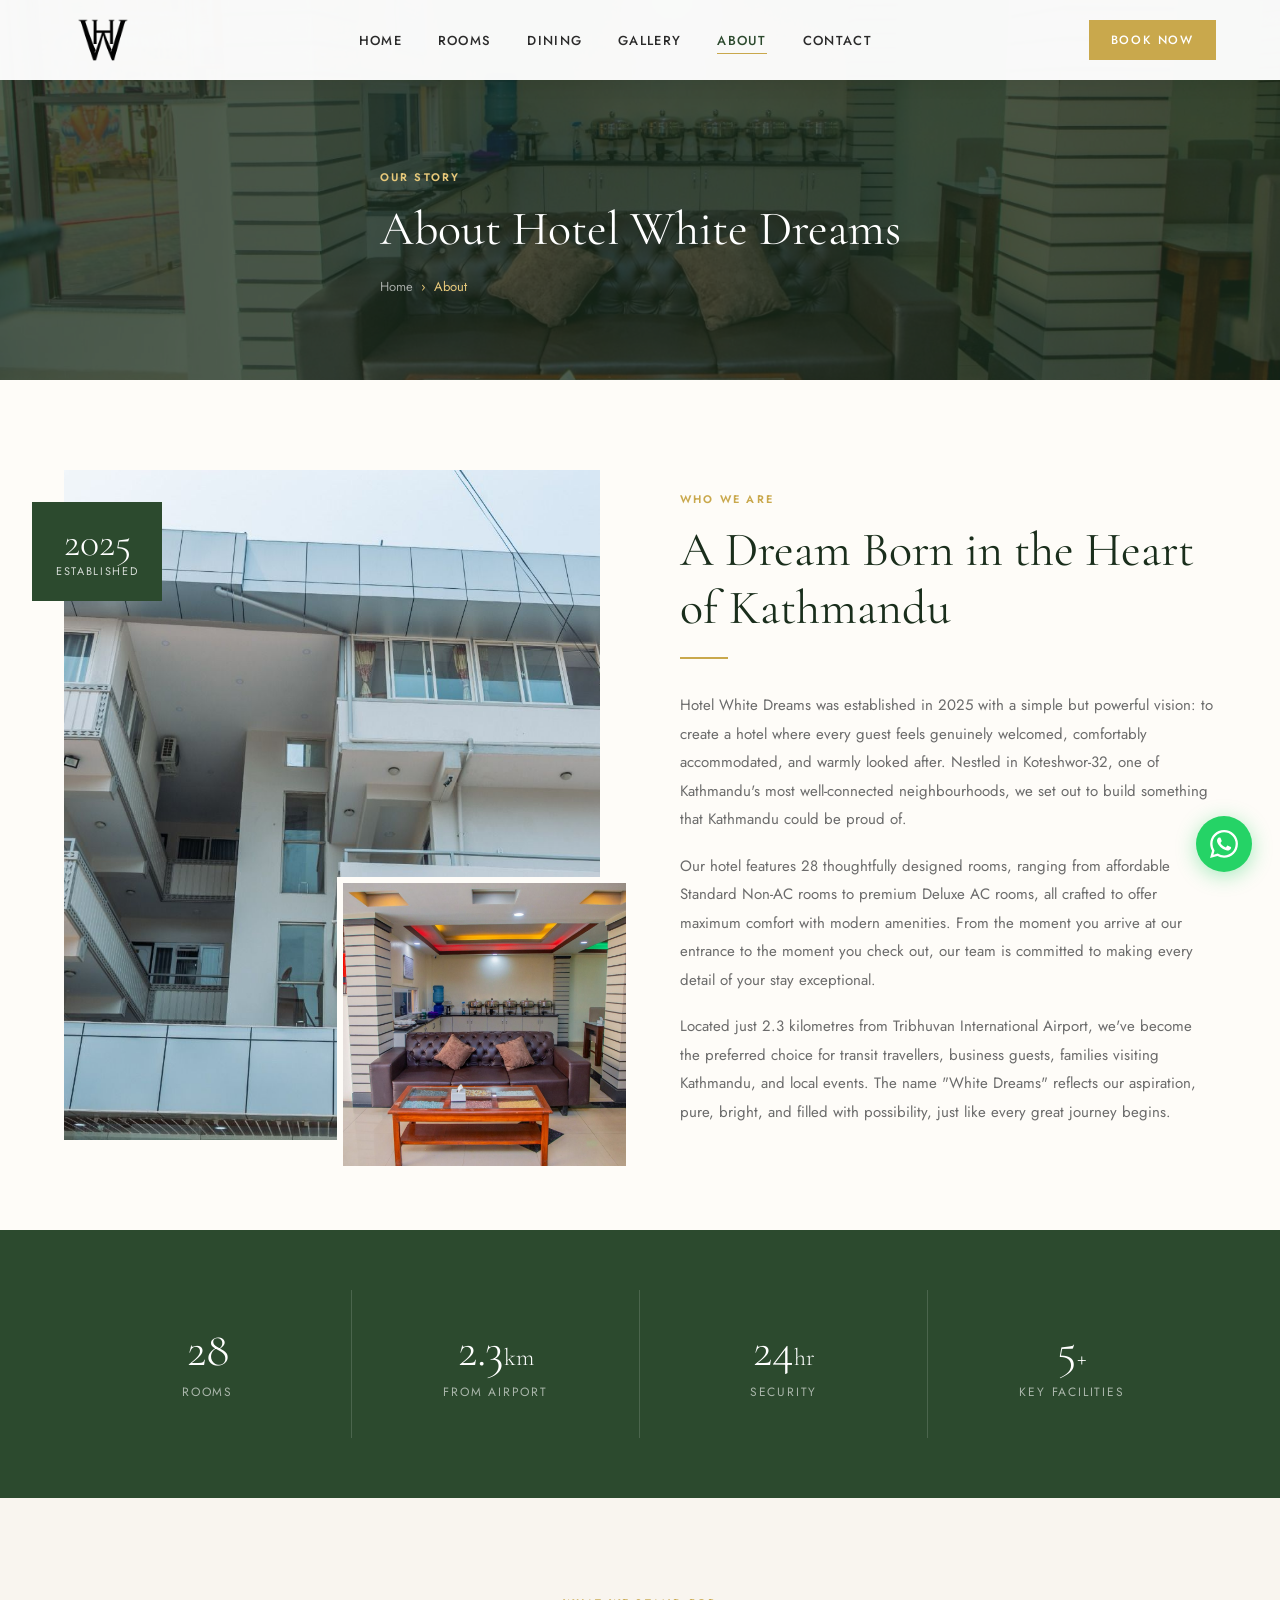
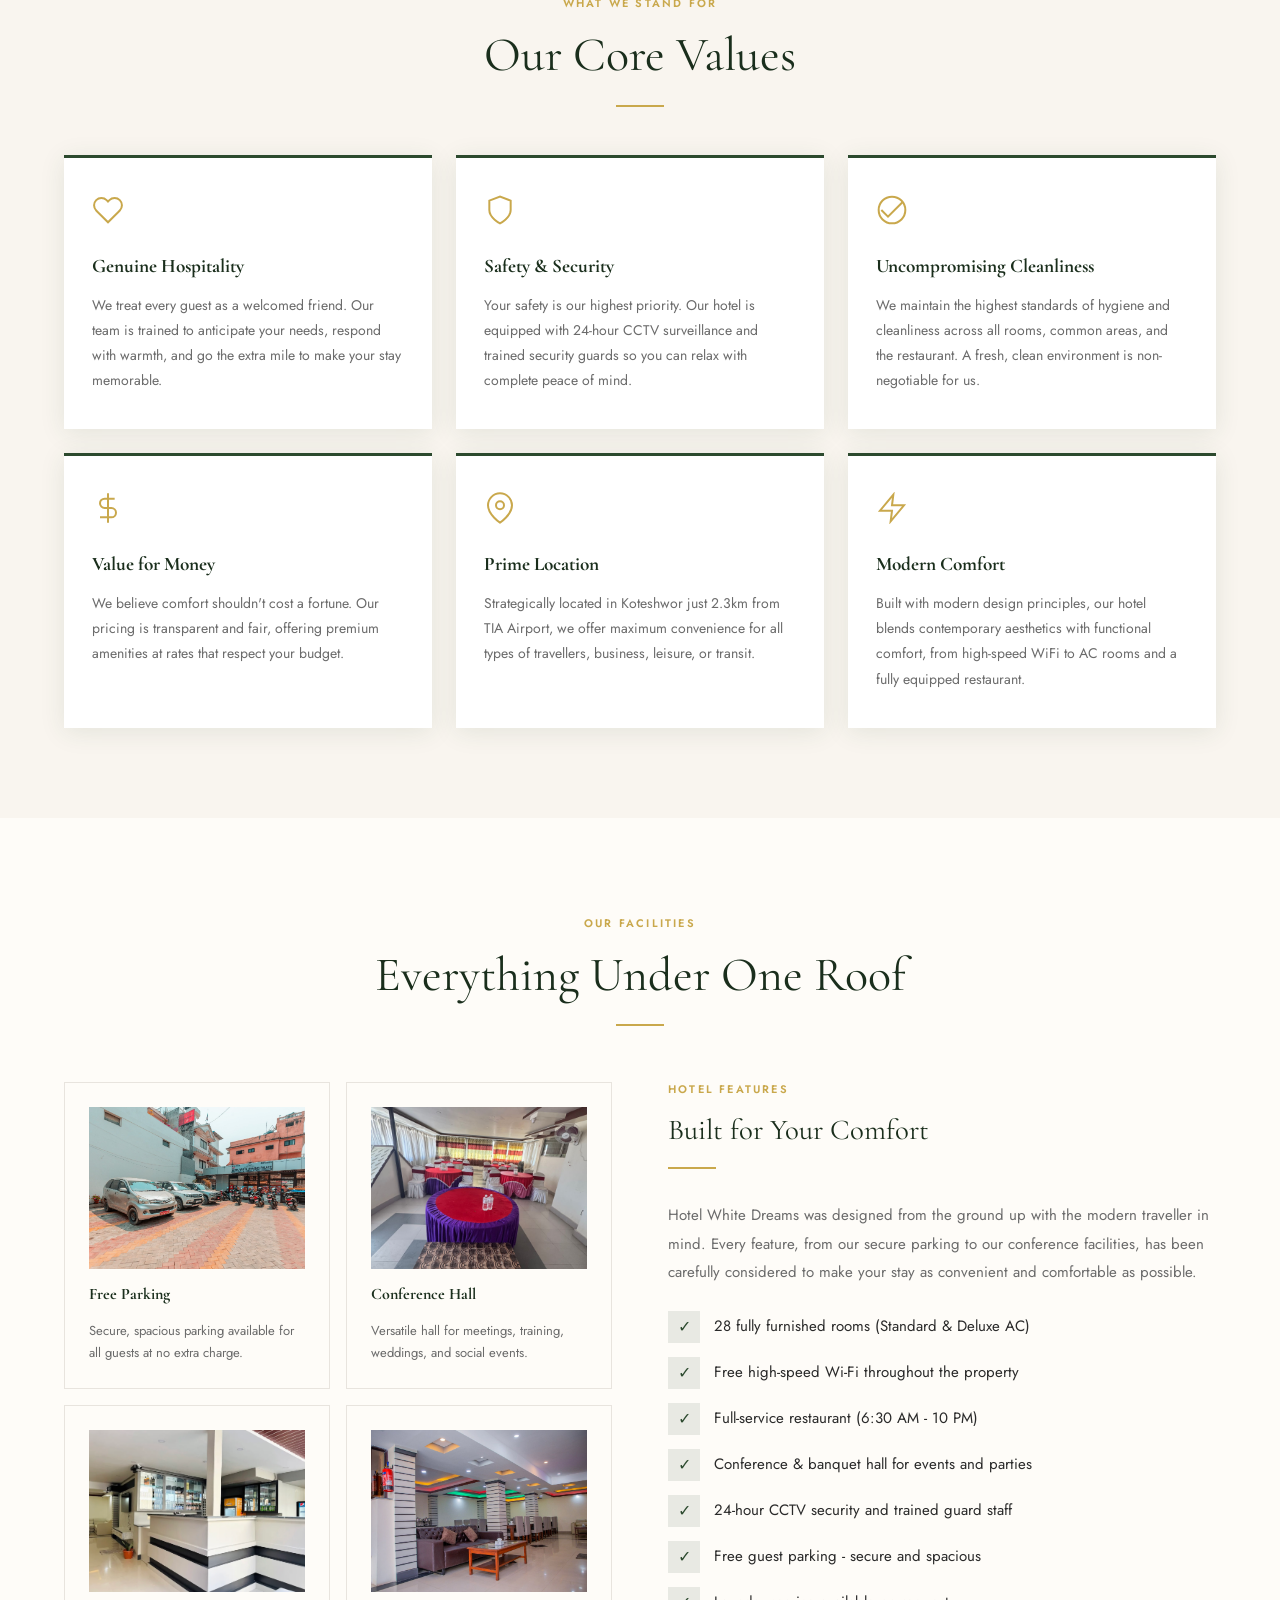
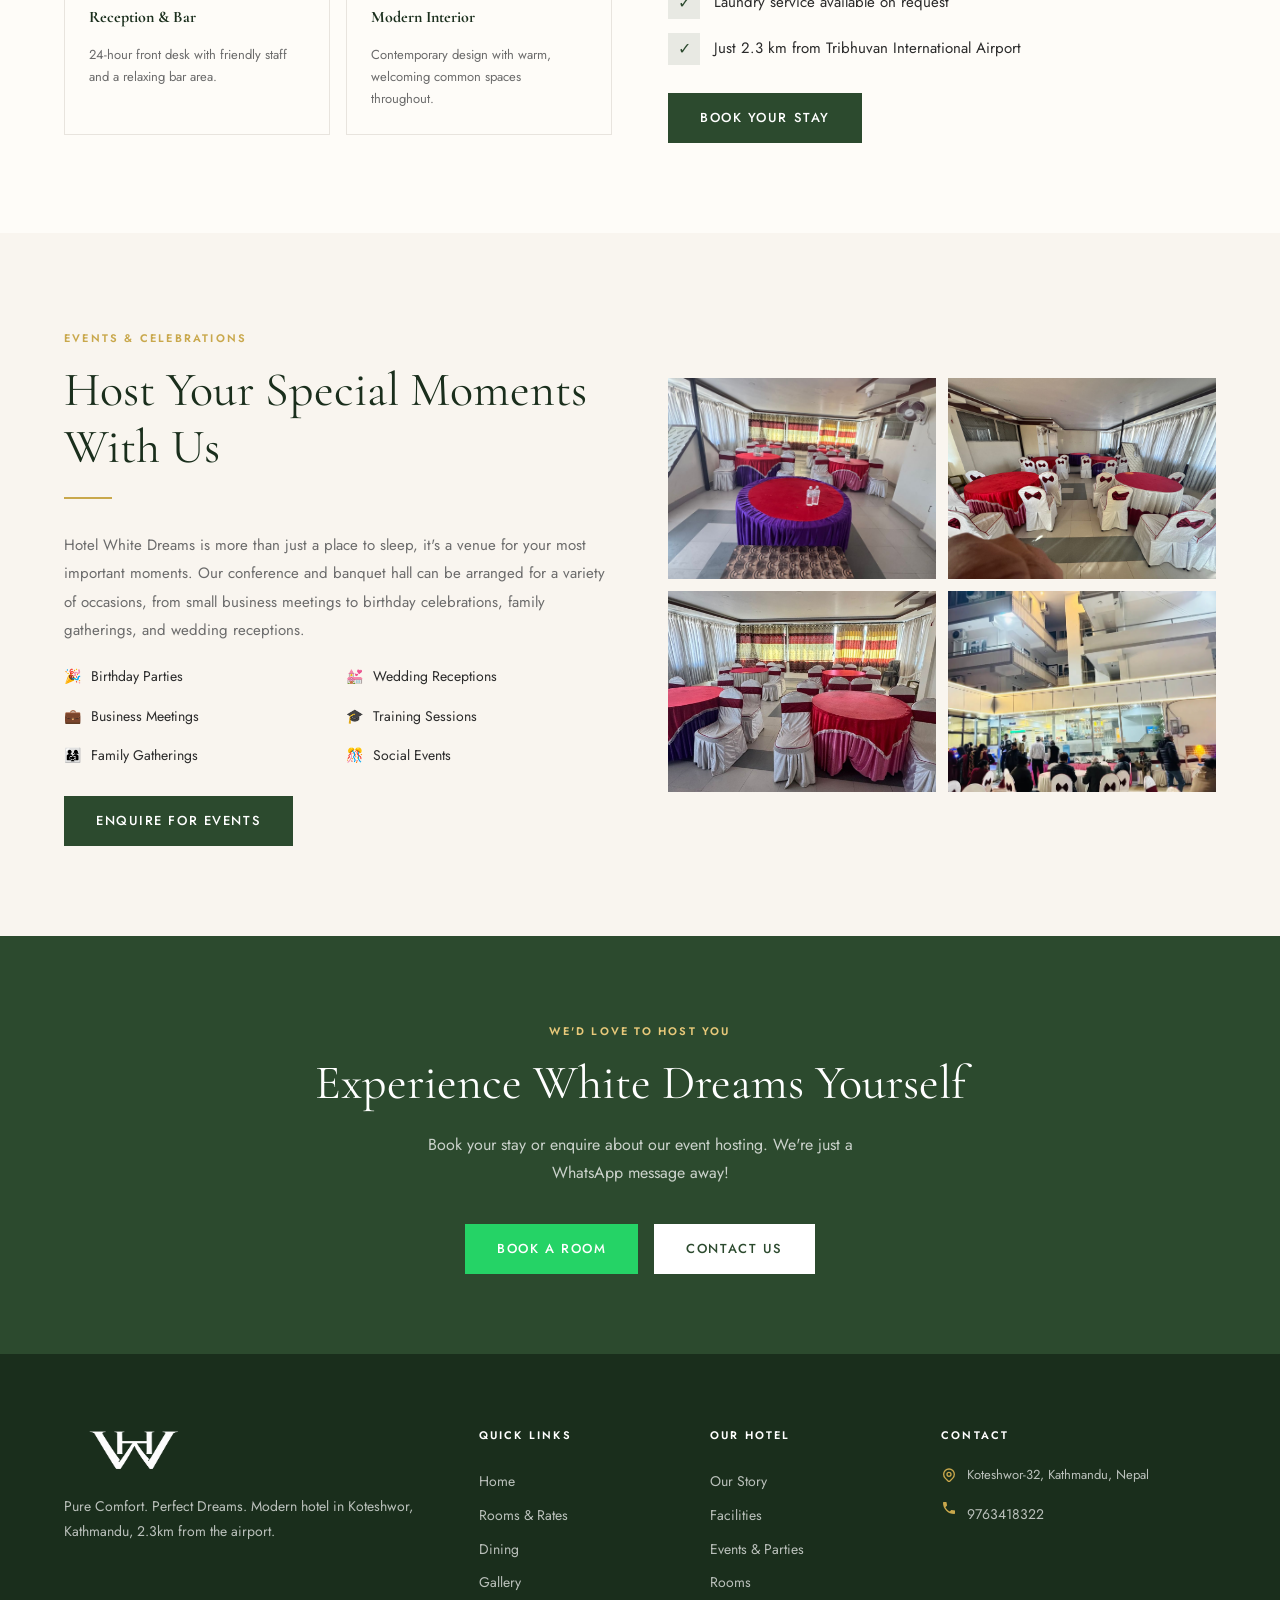
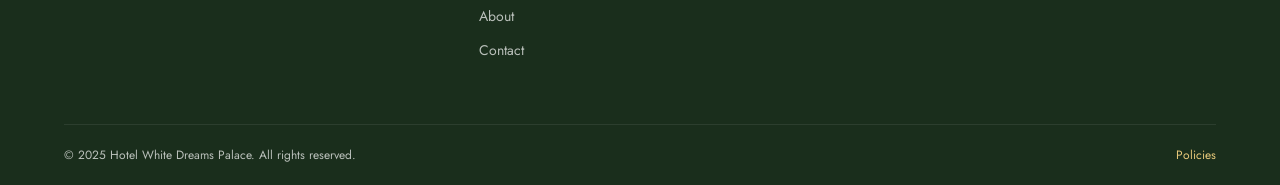
<file: about.html>
<!DOCTYPE html>
<html lang="en">
<head>
  <meta charset="UTF-8">
  <meta name="viewport" content="width=device-width, initial-scale=1.0">
  <title>About Us | Hotel White Dreams Kathmandu | Modern Hotel Est. 2025</title>
  <meta name="description" content="Learn about Hotel White Dreams - a modern hotel established in 2025 in Koteshwor, Kathmandu. 28 rooms, free parking, restaurant, conference hall, 2.3km from TIA airport.">
  <meta name="keywords" content="about hotel white dreams, hotel kathmandu 2025, hotel near TIA airport nepal, koteshwor hotel, modern hotel nepal">
  <meta name="robots" content="index, follow">
  <link rel="canonical" href="https://hotelwhitedreams.com/about.html">
  <meta property="og:title" content="About Us - Hotel White Dreams Kathmandu">
  <meta property="og:description" content="Hotel White Dreams - Modern comfort, warm hospitality. Established 2025 in Koteshwor, Kathmandu.">
  <meta property="og:image" content="https://hotelwhitedreams.com/img/white-dreams-lobby.jpg">
  <meta property="og:url" content="https://hotelwhitedreams.com/about.html">
  <meta name="geo.region" content="NP-BA">
  <meta name="geo.placename" content="Kathmandu">
  <link rel="icon" type="image/x-icon" href="favicon/favicon.ico">
  <link rel="icon" type="image/png" sizes="32x32" href="favicon/favicon-32x32.png">
  <link rel="apple-touch-icon" sizes="180x180" href="favicon/apple-touch-icon.png">
  <link rel="manifest" href="favicon/site.webmanifest">
  <link rel="stylesheet" href="css/style.css">
</head>
<body>

<!-- NAVBAR -->
<nav class="navbar dark-nav" id="navbar">
  <div class="container nav-inner">
    <a href="index.html" class="nav-logo"><img src="img/logo-black.png" alt="Hotel White Dreams" width="160" height="52" onerror="this.src='img/logo-white.png'"></a>
    <ul class="nav-links">
      <li><a href="index.html">Home</a></li>
      <li><a href="rooms.html">Rooms</a></li>
      <li><a href="dining.html">Dining</a></li>
      <li><a href="gallery.html">Gallery</a></li>
      <li><a href="about.html" class="active">About</a></li>
      <li><a href="contact.html">Contact</a></li>
    </ul>
    <a href="https://wa.link/jfdvxk" target="_blank" rel="noopener" class="btn nav-book">Book Now</a>
    <button class="hamburger" id="hamburger" aria-label="Open menu"><span></span><span></span><span></span></button>
  </div>
</nav>
<div class="mobile-nav" id="mobileNav">
  <button class="close-btn" id="closeBtn">✕</button>
  <a href="index.html">Home</a><a href="rooms.html">Rooms</a><a href="dining.html">Dining</a><a href="gallery.html">Gallery</a><a href="about.html">About</a><a href="contact.html">Contact</a>
  <a href="https://wa.link/jfdvxk" target="_blank" rel="noopener" style="color:#25D366;font-weight:600;margin-top:16px;">📱 Book via WhatsApp</a>
</div>
<div class="overlay" id="overlay"></div>

<!-- PAGE HERO -->
<div class="page-hero" style="padding-top:80px;" role="banner">
  <div class="page-hero-bg" style="background-image:url('img/white-dreams-lobby.jpg')" aria-hidden="true"></div>
  <div class="container page-hero-content">
    <span class="tag">Our Story</span>
    <h1 class="section-title">About Hotel White Dreams</h1>
    <nav class="breadcrumb" aria-label="Breadcrumb">
      <a href="index.html">Home</a> <span>›</span> <span>About</span>
    </nav>
  </div>
</div>

<!-- ABOUT STORY -->
<section class="section-pad" aria-labelledby="story-heading">
  <div class="container">
    <div class="about-grid">
      <div class="about-images fade-in">
        <img class="about-img-main" src="img/white-dreams-exterior.jpg" alt="Hotel White Dreams exterior - modern hotel building in Koteshwor Kathmandu" loading="lazy" width="560" height="700">
        <img class="about-img-accent" src="img/white-dreams-lobby.jpg" alt="Welcoming lobby of Hotel White Dreams" loading="lazy" width="280" height="280">
        <div class="about-stat" aria-label="Established in 2025">
          <div class="num">2025</div>
          <div class="label">Established</div>
        </div>
      </div>
      <div class="fade-in">
        <span class="tag">Who We Are</span>
        <h2 class="section-title" id="story-heading">A Dream Born in the Heart of Kathmandu</h2>
        <div class="divider" aria-hidden="true"></div>
        <p style="color:var(--mid-gray);font-size:15px;line-height:1.9;margin-bottom:18px;">
          Hotel White Dreams was established in 2025 with a simple but powerful vision: to create a hotel where every guest feels genuinely welcomed, comfortably accommodated, and warmly looked after. Nestled in Koteshwor-32, one of Kathmandu's most well-connected neighbourhoods, we set out to build something that Kathmandu could be proud of.
        </p>
        <p style="color:var(--mid-gray);font-size:15px;line-height:1.9;margin-bottom:18px;">
          Our hotel features 28 thoughtfully designed rooms, ranging from affordable Standard Non-AC rooms to premium Deluxe AC rooms, all crafted to offer maximum comfort with modern amenities. From the moment you arrive at our entrance to the moment you check out, our team is committed to making every detail of your stay exceptional.
        </p>
        <p style="color:var(--mid-gray);font-size:15px;line-height:1.9;">
          Located just 2.3 kilometres from Tribhuvan International Airport, we've become the preferred choice for transit travellers, business guests, families visiting Kathmandu, and local events. The name "White Dreams" reflects our aspiration, pure, bright, and filled with possibility, just like every great journey begins.
        </p>
      </div>
    </div>
  </div>
</section>

<!-- STATS -->
<section class="section-pad-sm" style="background:var(--forest);" aria-label="Hotel key statistics">
  <div class="container">
    <div style="display:grid;grid-template-columns:repeat(4,1fr);gap:0;text-align:center;" role="list" aria-label="Hotel statistics">
      <div style="padding:36px 20px;border-right:1px solid rgba(255,255,255,0.15);" role="listitem">
        <div style="font-family:var(--font-display);font-size:3rem;font-weight:300;color:#fff;line-height:1;" aria-label="28 rooms">28</div>
        <div style="font-size:12px;letter-spacing:0.15em;text-transform:uppercase;color:rgba(255,255,255,0.6);margin-top:8px;">Rooms</div>
      </div>
      <div style="padding:36px 20px;border-right:1px solid rgba(255,255,255,0.15);" role="listitem">
        <div style="font-family:var(--font-display);font-size:3rem;font-weight:300;color:#fff;line-height:1;" aria-label="2.3 km from airport">2.3<span style="font-size:1.5rem;">km</span></div>
        <div style="font-size:12px;letter-spacing:0.15em;text-transform:uppercase;color:rgba(255,255,255,0.6);margin-top:8px;">From Airport</div>
      </div>
      <div style="padding:36px 20px;border-right:1px solid rgba(255,255,255,0.15);" role="listitem">
        <div style="font-family:var(--font-display);font-size:3rem;font-weight:300;color:#fff;line-height:1;" aria-label="24 hour service">24<span style="font-size:1.5rem;">hr</span></div>
        <div style="font-size:12px;letter-spacing:0.15em;text-transform:uppercase;color:rgba(255,255,255,0.6);margin-top:8px;">Security</div>
      </div>
      <div style="padding:36px 20px;" role="listitem">
        <div style="font-family:var(--font-display);font-size:3rem;font-weight:300;color:#fff;line-height:1;" aria-label="5 types of amenities">5<span style="font-size:1.5rem;">+</span></div>
        <div style="font-size:12px;letter-spacing:0.15em;text-transform:uppercase;color:rgba(255,255,255,0.6);margin-top:8px;">Key Facilities</div>
      </div>
    </div>
  </div>
</section>

<!-- VALUES -->
<section class="section-pad rooms-bg" aria-labelledby="values-heading">
  <div class="container">
    <div class="text-center fade-in" style="margin-bottom:48px;">
      <span class="tag">What We Stand For</span>
      <h2 class="section-title" id="values-heading">Our Core Values</h2>
      <div class="divider" aria-hidden="true"></div>
    </div>
    <div class="values-grid fade-in" role="list" aria-label="Our core values">
      <div class="value-card" role="listitem">
        <div class="value-icon" aria-hidden="true">
          <svg width="32" height="32" fill="none" stroke="currentColor" stroke-width="1.5" viewBox="0 0 24 24"><path d="M20.84 4.61a5.5 5.5 0 00-7.78 0L12 5.67l-1.06-1.06a5.5 5.5 0 00-7.78 7.78l1.06 1.06L12 21.23l7.78-7.78 1.06-1.06a5.5 5.5 0 000-7.78z"/></svg>
        </div>
        <h3 class="value-title">Genuine Hospitality</h3>
        <p class="value-text">We treat every guest as a welcomed friend. Our team is trained to anticipate your needs, respond with warmth, and go the extra mile to make your stay memorable.</p>
      </div>
      <div class="value-card" role="listitem">
        <div class="value-icon" aria-hidden="true">
          <svg width="32" height="32" fill="none" stroke="currentColor" stroke-width="1.5" viewBox="0 0 24 24"><path d="M12 22s8-4 8-10V5l-8-3-8 3v7c0 6 8 10 8 10z"/></svg>
        </div>
        <h3 class="value-title">Safety & Security</h3>
        <p class="value-text">Your safety is our highest priority. Our hotel is equipped with 24-hour CCTV surveillance and trained security guards so you can relax with complete peace of mind.</p>
      </div>
      <div class="value-card" role="listitem">
        <div class="value-icon" aria-hidden="true">
          <svg width="32" height="32" fill="none" stroke="currentColor" stroke-width="1.5" viewBox="0 0 24 24"><circle cx="12" cy="12" r="10"/><polyline points="20 6 9 17 4 12"/></svg>
        </div>
        <h3 class="value-title">Uncompromising Cleanliness</h3>
        <p class="value-text">We maintain the highest standards of hygiene and cleanliness across all rooms, common areas, and the restaurant. A fresh, clean environment is non-negotiable for us.</p>
      </div>
      <div class="value-card" role="listitem">
        <div class="value-icon" aria-hidden="true">
          <svg width="32" height="32" fill="none" stroke="currentColor" stroke-width="1.5" viewBox="0 0 24 24"><line x1="12" y1="1" x2="12" y2="23"/><path d="M17 5H9.5a3.5 3.5 0 000 7h5a3.5 3.5 0 010 7H6"/></svg>
        </div>
        <h3 class="value-title">Value for Money</h3>
        <p class="value-text">We believe comfort shouldn't cost a fortune. Our pricing is transparent and fair, offering premium amenities at rates that respect your budget.</p>
      </div>
      <div class="value-card" role="listitem">
        <div class="value-icon" aria-hidden="true">
          <svg width="32" height="32" fill="none" stroke="currentColor" stroke-width="1.5" viewBox="0 0 24 24"><path d="M21 10c0 7-9 13-9 13s-9-6-9-13a9 9 0 0118 0z"/><circle cx="12" cy="10" r="3"/></svg>
        </div>
        <h3 class="value-title">Prime Location</h3>
        <p class="value-text">Strategically located in Koteshwor just 2.3km from TIA Airport, we offer maximum convenience for all types of travellers, business, leisure, or transit.</p>
      </div>
      <div class="value-card" role="listitem">
        <div class="value-icon" aria-hidden="true">
          <svg width="32" height="32" fill="none" stroke="currentColor" stroke-width="1.5" viewBox="0 0 24 24"><path d="M13 2L3 14h9l-1 8 10-12h-9l1-8z"/></svg>
        </div>
        <h3 class="value-title">Modern Comfort</h3>
        <p class="value-text">Built with modern design principles, our hotel blends contemporary aesthetics with functional comfort, from high-speed WiFi to AC rooms and a fully equipped restaurant.</p>
      </div>
    </div>
  </div>
</section>

<!-- FACILITIES -->
<section class="section-pad" aria-labelledby="facilities-heading">
  <div class="container">
    <div class="text-center fade-in" style="margin-bottom:48px;">
      <span class="tag">Our Facilities</span>
      <h2 class="section-title" id="facilities-heading">Everything Under One Roof</h2>
      <div class="divider" aria-hidden="true"></div>
    </div>
    <div style="display:grid;grid-template-columns:1fr 1fr;gap:56px;align-items:center;" class="fade-in">
      <div>
        <div style="display:grid;grid-template-columns:1fr 1fr;gap:16px;" role="list" aria-label="Hotel facilities">
          <div style="padding:24px;border:1px solid var(--light-gray);display:flex;flex-direction:column;gap:12px;" role="listitem">
            <img src="img/white-dreams-parking.jpg" alt="Free parking area at Hotel White Dreams Kathmandu" loading="lazy" width="300" height="180" style="width:100%;aspect-ratio:4/3;object-fit:cover;">
            <h4 style="font-family:var(--font-display);font-size:1rem;color:var(--forest-deep);">Free Parking</h4>
            <p style="font-size:13px;color:var(--mid-gray);">Secure, spacious parking available for all guests at no extra charge.</p>
          </div>
          <div style="padding:24px;border:1px solid var(--light-gray);display:flex;flex-direction:column;gap:12px;" role="listitem">
            <img src="img/white-dreams-hall.jpeg" alt="Conference hall at Hotel White Dreams for meetings and events" loading="lazy" width="300" height="180" style="width:100%;aspect-ratio:4/3;object-fit:cover;">
            <h4 style="font-family:var(--font-display);font-size:1rem;color:var(--forest-deep);">Conference Hall</h4>
            <p style="font-size:13px;color:var(--mid-gray);">Versatile hall for meetings, training, weddings, and social events.</p>
          </div>
          <div style="padding:24px;border:1px solid var(--light-gray);display:flex;flex-direction:column;gap:12px;" role="listitem">
            <img src="img/white-dreams-reception-and-bar.png" alt="Reception and bar area at Hotel White Dreams" loading="lazy" width="300" height="180" style="width:100%;aspect-ratio:4/3;object-fit:cover;">
            <h4 style="font-family:var(--font-display);font-size:1rem;color:var(--forest-deep);">Reception & Bar</h4>
            <p style="font-size:13px;color:var(--mid-gray);">24-hour front desk with friendly staff and a relaxing bar area.</p>
          </div>
          <div style="padding:24px;border:1px solid var(--light-gray);display:flex;flex-direction:column;gap:12px;" role="listitem">
            <img src="img/white-dreams-interior.jpg" alt="Modern interior of Hotel White Dreams Kathmandu" loading="lazy" width="300" height="180" style="width:100%;aspect-ratio:4/3;object-fit:cover;">
            <h4 style="font-family:var(--font-display);font-size:1rem;color:var(--forest-deep);">Modern Interior</h4>
            <p style="font-size:13px;color:var(--mid-gray);">Contemporary design with warm, welcoming common spaces throughout.</p>
          </div>
        </div>
      </div>
      <div>
        <span class="tag">Hotel Features</span>
        <h3 class="section-title" style="font-size:1.8rem;">Built for Your Comfort</h3>
        <div class="divider" aria-hidden="true"></div>
        <p style="color:var(--mid-gray);font-size:15px;line-height:1.9;margin-bottom:24px;">
          Hotel White Dreams was designed from the ground up with the modern traveller in mind. Every feature, from our secure parking to our conference facilities, has been carefully considered to make your stay as convenient and comfortable as possible.
        </p>
        <div style="display:flex;flex-direction:column;gap:14px;" role="list" aria-label="Feature list">
          <div style="display:flex;align-items:center;gap:14px;" role="listitem">
            <div style="width:32px;height:32px;background:rgba(44,74,46,0.1);display:flex;align-items:center;justify-content:center;flex-shrink:0;color:var(--forest);" aria-hidden="true">✓</div>
            <span style="font-size:15px;">28 fully furnished rooms (Standard & Deluxe AC)</span>
          </div>
          <div style="display:flex;align-items:center;gap:14px;" role="listitem">
            <div style="width:32px;height:32px;background:rgba(44,74,46,0.1);display:flex;align-items:center;justify-content:center;flex-shrink:0;color:var(--forest);" aria-hidden="true">✓</div>
            <span style="font-size:15px;">Free high-speed Wi-Fi throughout the property</span>
          </div>
          <div style="display:flex;align-items:center;gap:14px;" role="listitem">
            <div style="width:32px;height:32px;background:rgba(44,74,46,0.1);display:flex;align-items:center;justify-content:center;flex-shrink:0;color:var(--forest);" aria-hidden="true">✓</div>
            <span style="font-size:15px;">Full-service restaurant (6:30 AM - 10 PM)</span>
          </div>
          <div style="display:flex;align-items:center;gap:14px;" role="listitem">
            <div style="width:32px;height:32px;background:rgba(44,74,46,0.1);display:flex;align-items:center;justify-content:center;flex-shrink:0;color:var(--forest);" aria-hidden="true">✓</div>
            <span style="font-size:15px;">Conference & banquet hall for events and parties</span>
          </div>
          <div style="display:flex;align-items:center;gap:14px;" role="listitem">
            <div style="width:32px;height:32px;background:rgba(44,74,46,0.1);display:flex;align-items:center;justify-content:center;flex-shrink:0;color:var(--forest);" aria-hidden="true">✓</div>
            <span style="font-size:15px;">24-hour CCTV security and trained guard staff</span>
          </div>
          <div style="display:flex;align-items:center;gap:14px;" role="listitem">
            <div style="width:32px;height:32px;background:rgba(44,74,46,0.1);display:flex;align-items:center;justify-content:center;flex-shrink:0;color:var(--forest);" aria-hidden="true">✓</div>
            <span style="font-size:15px;">Free guest parking - secure and spacious</span>
          </div>
          <div style="display:flex;align-items:center;gap:14px;" role="listitem">
            <div style="width:32px;height:32px;background:rgba(44,74,46,0.1);display:flex;align-items:center;justify-content:center;flex-shrink:0;color:var(--forest);" aria-hidden="true">✓</div>
            <span style="font-size:15px;">Laundry service available on request</span>
          </div>
          <div style="display:flex;align-items:center;gap:14px;" role="listitem">
            <div style="width:32px;height:32px;background:rgba(44,74,46,0.1);display:flex;align-items:center;justify-content:center;flex-shrink:0;color:var(--forest);" aria-hidden="true">✓</div>
            <span style="font-size:15px;">Just 2.3 km from Tribhuvan International Airport</span>
          </div>
        </div>
        <a href="https://wa.link/jfdvxk" target="_blank" rel="noopener" class="btn btn-primary" style="margin-top:28px;" aria-label="Book your stay at Hotel White Dreams">Book Your Stay</a>
      </div>
    </div>
  </div>
</section>

<!-- EVENTS HOSTING -->
<section class="section-pad dining-bg" aria-labelledby="events-heading">
  <div class="container">
    <div style="display:grid;grid-template-columns:1fr 1fr;gap:56px;align-items:center;" class="fade-in">
      <div>
        <span class="tag">Events & Celebrations</span>
        <h2 class="section-title" id="events-heading">Host Your Special Moments With Us</h2>
        <div class="divider" aria-hidden="true"></div>
        <p style="color:var(--mid-gray);font-size:15px;line-height:1.9;margin-bottom:20px;">
          Hotel White Dreams is more than just a place to sleep, it's a venue for your most important moments. Our conference and banquet hall can be arranged for a variety of occasions, from small business meetings to birthday celebrations, family gatherings, and wedding receptions.
        </p>
        <div style="display:grid;grid-template-columns:1fr 1fr;gap:16px;margin-bottom:28px;" role="list" aria-label="Event types we host">
          <div style="display:flex;align-items:center;gap:10px;font-size:14px;" role="listitem">
            <span style="color:var(--forest);" aria-hidden="true">🎉</span> Birthday Parties
          </div>
          <div style="display:flex;align-items:center;gap:10px;font-size:14px;" role="listitem">
            <span style="color:var(--forest);" aria-hidden="true">💒</span> Wedding Receptions
          </div>
          <div style="display:flex;align-items:center;gap:10px;font-size:14px;" role="listitem">
            <span style="color:var(--forest);" aria-hidden="true">💼</span> Business Meetings
          </div>
          <div style="display:flex;align-items:center;gap:10px;font-size:14px;" role="listitem">
            <span style="color:var(--forest);" aria-hidden="true">🎓</span> Training Sessions
          </div>
          <div style="display:flex;align-items:center;gap:10px;font-size:14px;" role="listitem">
            <span style="color:var(--forest);" aria-hidden="true">👨‍👩‍👧</span> Family Gatherings
          </div>
          <div style="display:flex;align-items:center;gap:10px;font-size:14px;" role="listitem">
            <span style="color:var(--forest);" aria-hidden="true">🎊</span> Social Events
          </div>
        </div>
        <a href="https://wa.link/jfdvxk" target="_blank" rel="noopener" class="btn btn-primary" aria-label="Enquire about event hosting">Enquire for Events</a>
      </div>
      <div style="display:grid;grid-template-columns:1fr 1fr;gap:12px;" aria-label="Event hall photos">
        <img src="img/white-dreams-hall.jpeg" alt="Conference hall at Hotel White Dreams ready for events" loading="lazy" width="300" height="200" style="width:100%;aspect-ratio:4/3;object-fit:cover;">
        <img src="img/white-dreams-hall-1.jpeg" alt="Event setup in Hotel White Dreams hall" loading="lazy" width="300" height="200" style="width:100%;aspect-ratio:4/3;object-fit:cover;">
        <img src="img/white-dreams-hall-2.jpeg" alt="Banquet hall at Hotel White Dreams for parties" loading="lazy" width="300" height="200" style="width:100%;aspect-ratio:4/3;object-fit:cover;">
        <img src="img/white-dreams-parties.png" alt="Parties hosted at Hotel White Dreams Kathmandu" loading="lazy" width="300" height="200" style="width:100%;aspect-ratio:4/3;object-fit:cover;">
      </div>
    </div>
  </div>
</section>

<!-- CTA -->
<section class="cta-banner" aria-labelledby="about-cta-heading">
  <div class="container">
    <span class="tag">We'd Love to Host You</span>
    <h2 class="section-title" id="about-cta-heading">Experience White Dreams Yourself</h2>
    <p class="section-sub">Book your stay or enquire about our event hosting. We're just a WhatsApp message away!</p>
    <div class="cta-btns">
      <a href="https://wa.link/jfdvxk" target="_blank" rel="noopener" class="btn btn-whatsapp" aria-label="Book a room via WhatsApp">Book a Room</a>
      <a href="contact.html" class="btn btn-white" aria-label="Contact us">Contact Us</a>
    </div>
  </div>
</section>

<!-- FOOTER -->
<footer role="contentinfo">
  <div class="container">
    <div class="footer-grid">
      <div class="footer-brand">
        <img src="img/logo-white.png" alt="Hotel White Dreams Logo" width="140" height="45" onerror="this.src='img/logo-black.png';this.style.filter='invert(1)'">
        <p style="margin-top:16px;">Pure Comfort. Perfect Dreams. Modern hotel in Koteshwor, Kathmandu, 2.3km from the airport.</p>
      </div>
      <div class="footer-col">
        <h5>Quick Links</h5>
        <a href="index.html">Home</a><a href="rooms.html">Rooms & Rates</a><a href="dining.html">Dining</a><a href="gallery.html">Gallery</a><a href="about.html">About</a><a href="contact.html">Contact</a>
      </div>
      <div class="footer-col">
        <h5>Our Hotel</h5>
        <a href="about.html">Our Story</a><a href="about.html#facilities">Facilities</a><a href="about.html#events">Events & Parties</a><a href="rooms.html">Rooms</a>
      </div>
      <div class="footer-col">
        <h5>Contact</h5>
        <div class="footer-contact-item"><svg width="16" height="16" fill="none" stroke="currentColor" stroke-width="2" viewBox="0 0 24 24" aria-hidden="true"><path d="M17.657 16.657L13.414 20.9a1.998 1.998 0 01-2.827 0l-4.244-4.243a8 8 0 1111.314 0z"/><path d="M15 11a3 3 0 11-6 0 3 3 0 016 0z"/></svg><span>Koteshwor-32, Kathmandu, Nepal</span></div>
        <div class="footer-contact-item"><svg width="16" height="16" viewBox="0 0 24 24" fill="currentColor" aria-hidden="true"><path d="M6.62 10.79c1.44 2.83 3.76 5.14 6.59 6.59l2.2-2.2c.27-.27.67-.36 1.02-.24 1.12.37 2.33.57 3.57.57.55 0 1 .45 1 1V20c0 .55-.45 1-1 1-9.39 0-17-7.61-17-17 0-.55.45-1 1-1h3.5c.55 0 1 .45 1 1 0 1.25.2 2.45.57 3.57.11.35.03.74-.25 1.02l-2.2 2.2z"/></svg><span><a href="tel:+9779763418322" style="color:inherit;">9763418322</a></span></div>
      </div>
    </div>
    <div class="footer-bottom">
      <p>© 2025 Hotel White Dreams Palace. All rights reserved.</p>
      <p><a href="contact.html#policies">Policies</a></p>
    </div>
  </div>
</footer>

<script src="js/components.js"></script>
<script src="js/main.js"></script>
</body>
</html>
</file>
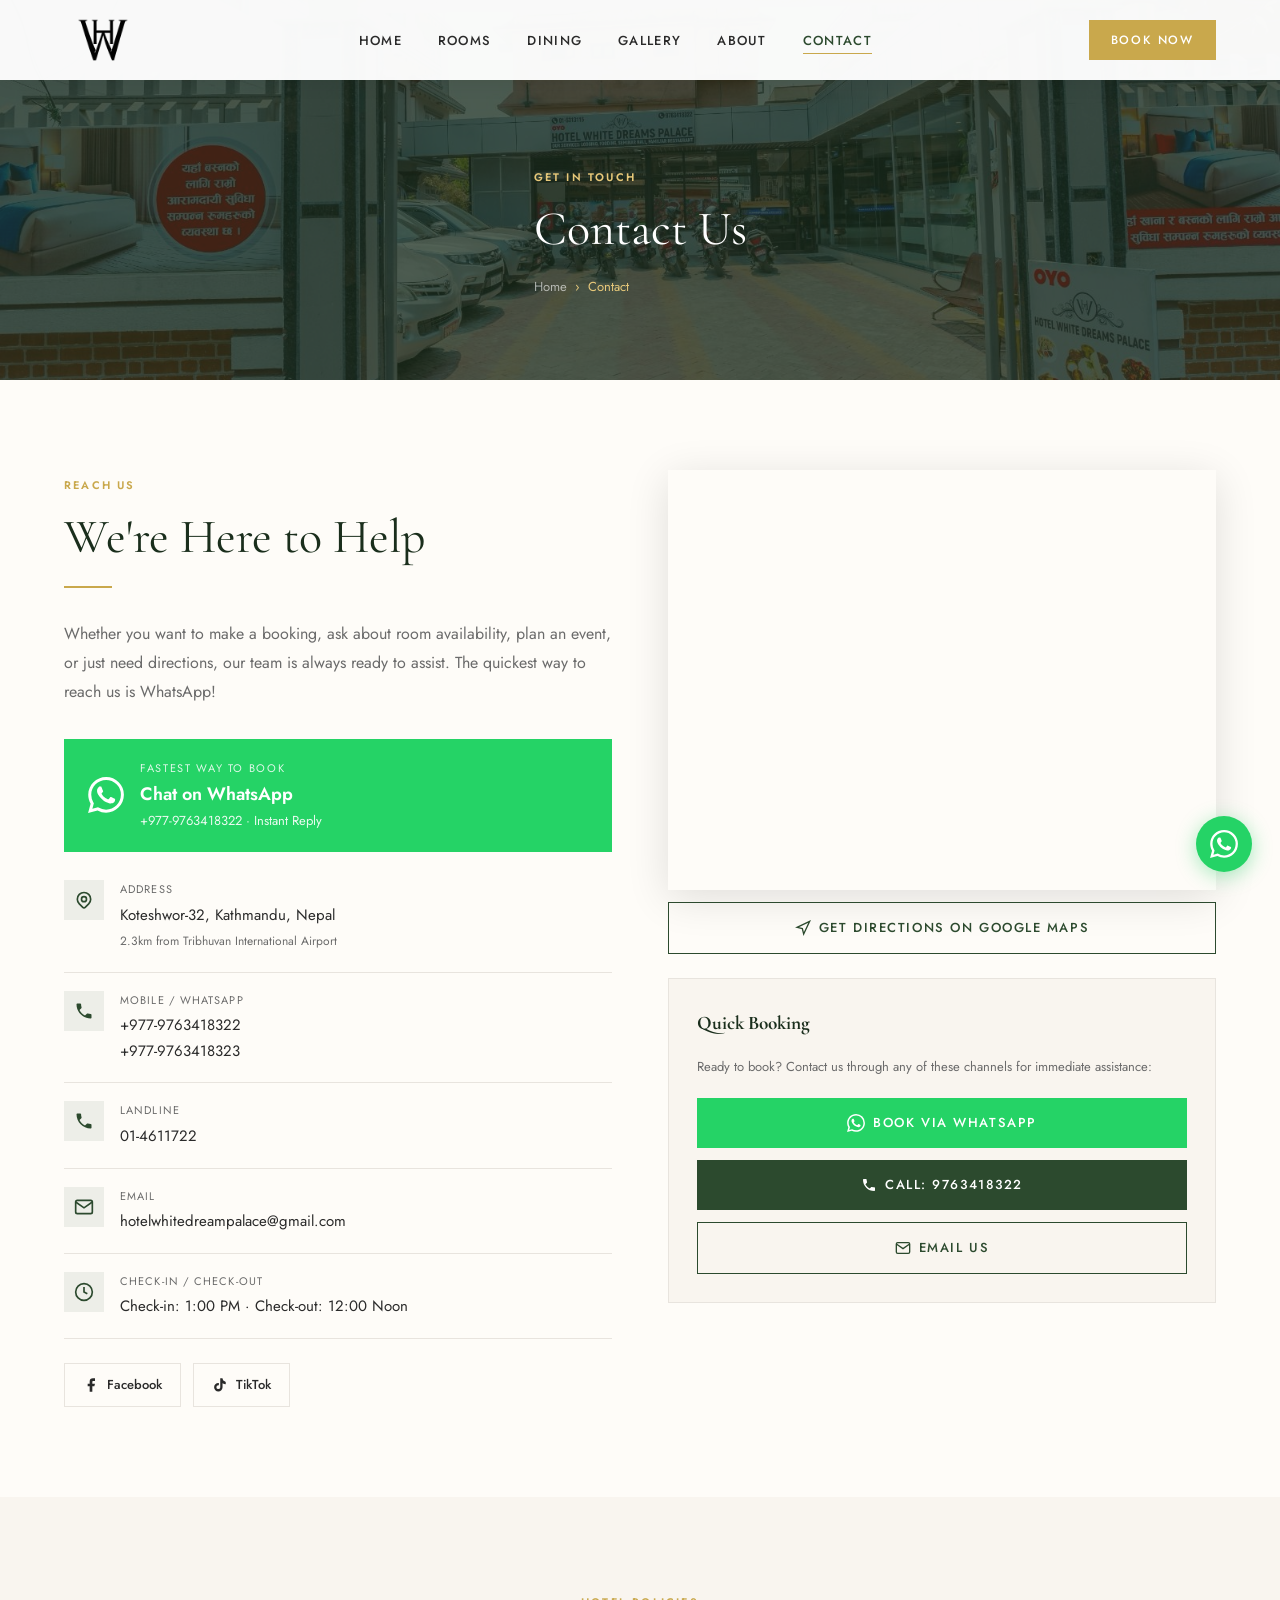
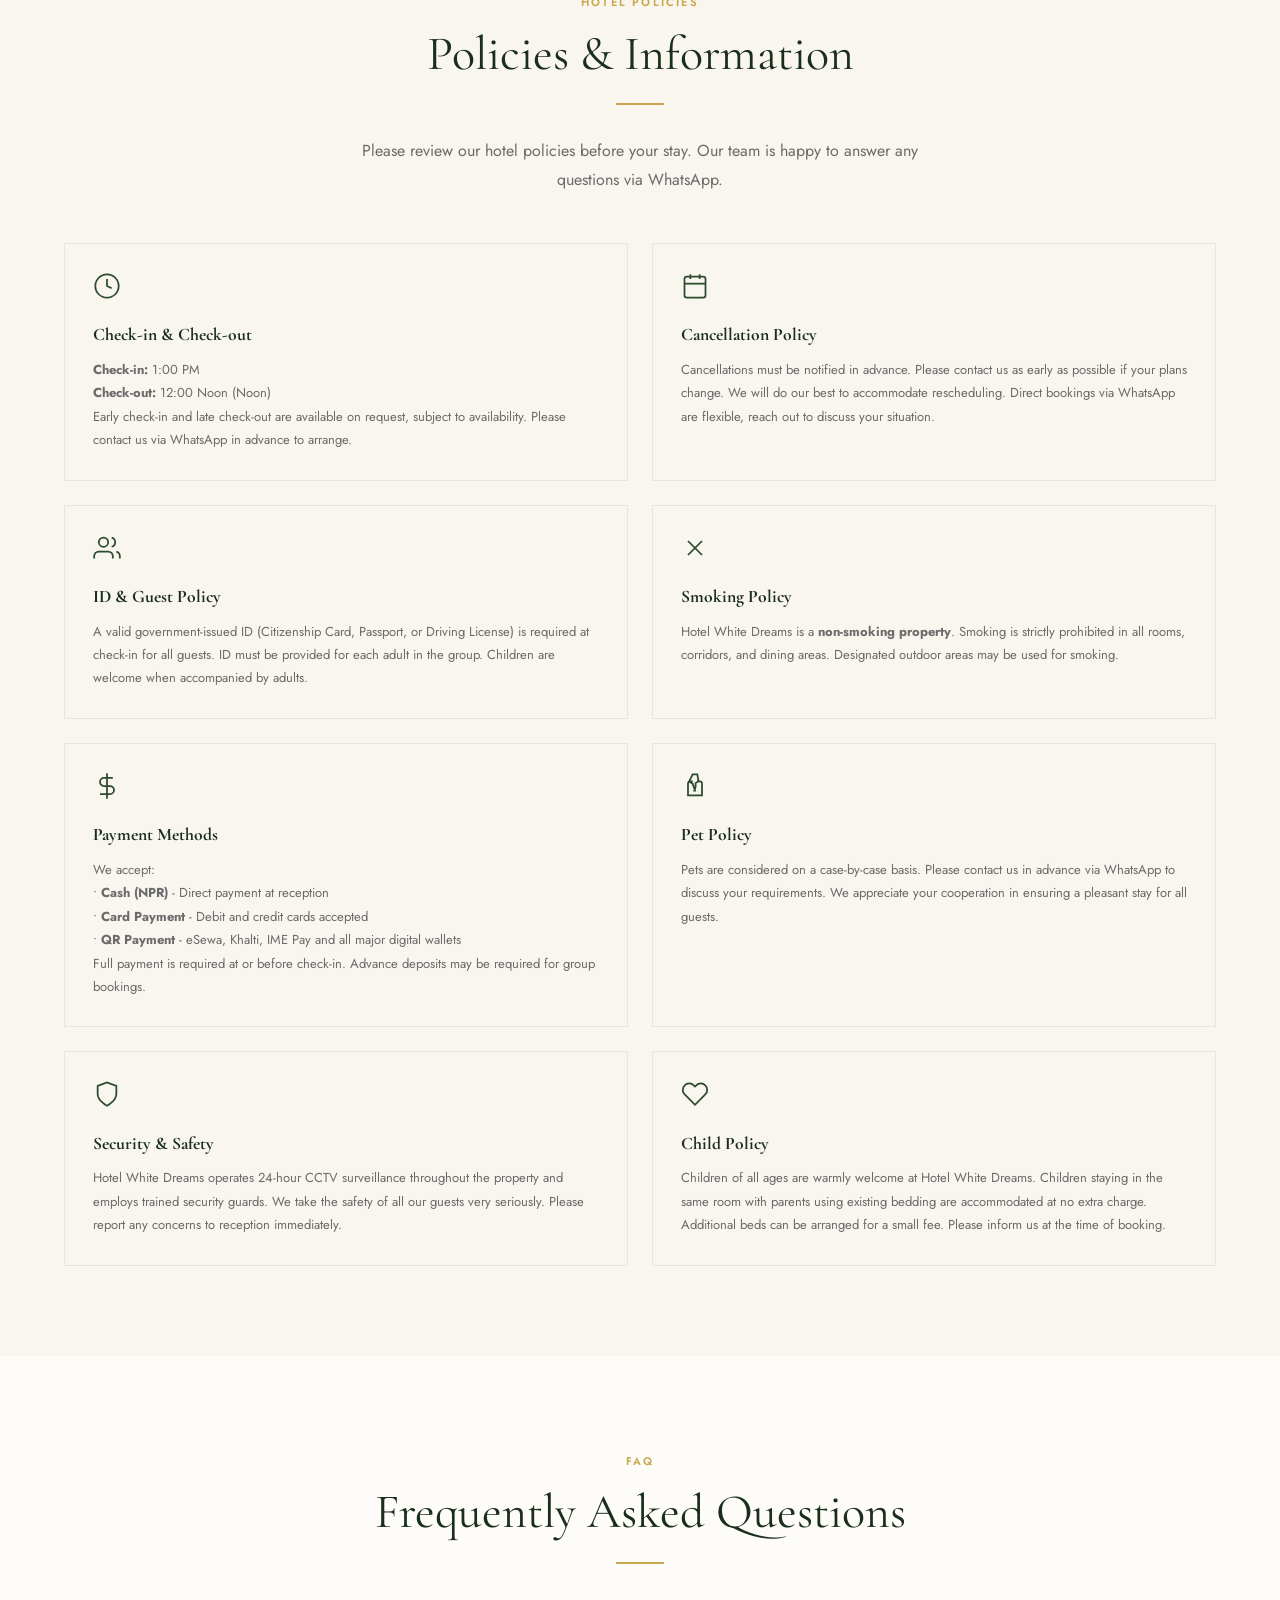
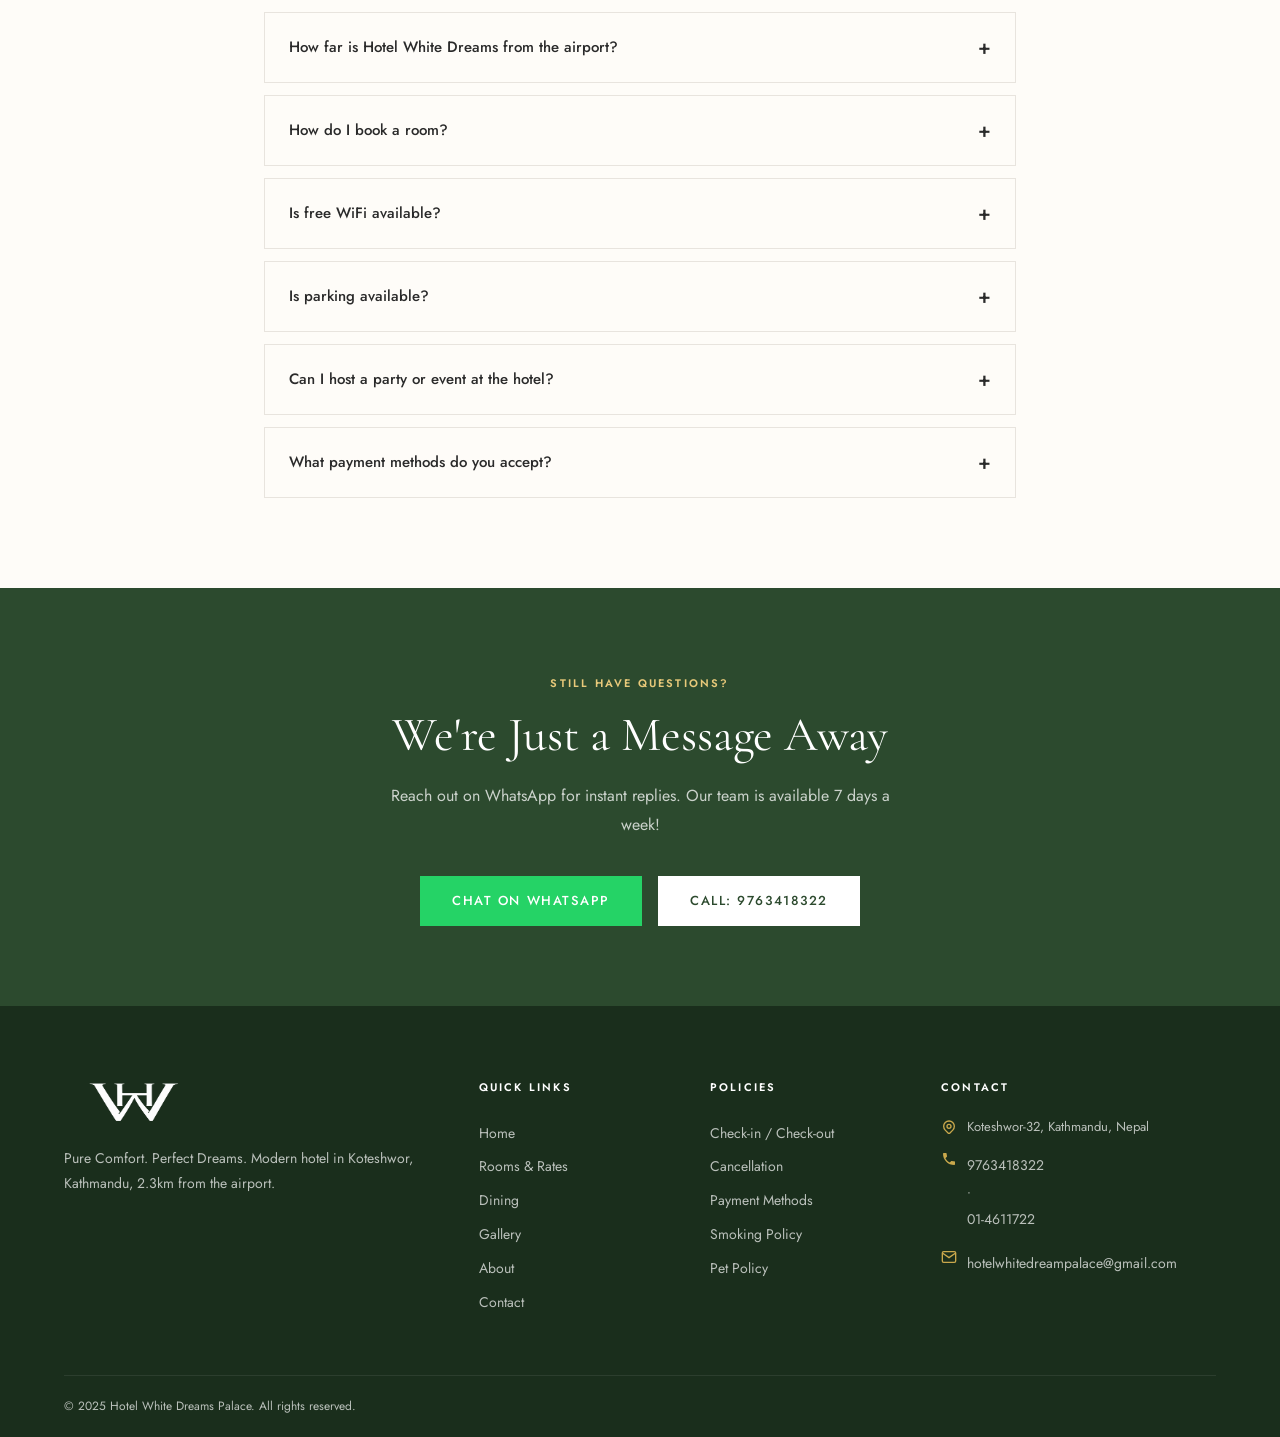
<file: contact.html>
<!DOCTYPE html>
<html lang="en">
<head>
  <meta charset="UTF-8">
  <meta name="viewport" content="width=device-width, initial-scale=1.0">
  <title>Contact Us | Hotel White Dreams Kathmandu | Book via WhatsApp</title>
  <meta name="description" content="Contact Hotel White Dreams - Koteshwor-32, Kathmandu. Phone: 9763418322, 01-4611722. Book via WhatsApp. Email: hotelwhitedreampalace@gmail.com. Find us 2.3km from TIA airport.">
  <meta name="keywords" content="contact hotel white dreams, hotel kathmandu whatsapp booking, hotel near airport kathmandu phone, koteshwor hotel booking nepal">
  <meta name="robots" content="index, follow">
  <link rel="canonical" href="https://hotelwhitedreams.com/contact.html">
  <meta property="og:title" content="Contact - Hotel White Dreams Kathmandu">
  <meta property="og:description" content="Get in touch. Phone: 9763418322. WhatsApp booking available 24/7. Located in Koteshwor-32, Kathmandu.">
  <meta property="og:image" content="https://hotelwhitedreams.com/img/white-dreams-exterior.jpg">
  <meta property="og:url" content="https://hotelwhitedreams.com/contact.html">
  <meta name="geo.region" content="NP-BA">
  <meta name="geo.placename" content="Kathmandu">
  <link rel="icon" type="image/x-icon" href="favicon/favicon.ico">
  <link rel="icon" type="image/png" sizes="32x32" href="favicon/favicon-32x32.png">
  <link rel="apple-touch-icon" sizes="180x180" href="favicon/apple-touch-icon.png">
  <link rel="manifest" href="favicon/site.webmanifest">

  <script type="application/ld+json">
  {
    "@context": "https://schema.org",
    "@type": "ContactPage",
    "name": "Contact Hotel White Dreams",
    "url": "https://hotelwhitedreams.com/contact.html",
    "mainEntity": {
      "@type": "Hotel",
      "name": "Hotel White Dreams",
      "telephone": ["+977-1-4611722", "+977-9763418322"],
      "email": "hotelwhitedreampalace@gmail.com",
      "address": {
        "@type": "PostalAddress",
        "streetAddress": "Koteshwor-32",
        "addressLocality": "Kathmandu",
        "addressRegion": "Bagmati Province",
        "addressCountry": "NP"
      }
    }
  }
  </script>

  <link rel="stylesheet" href="css/style.css">
</head>
<body>

<!-- NAVBAR -->
<nav class="navbar dark-nav" id="navbar">
  <div class="container nav-inner">
    <a href="index.html" class="nav-logo"><img src="img/logo-black.png" alt="Hotel White Dreams" width="160" height="52" onerror="this.src='img/logo-white.png'"></a>
    <ul class="nav-links">
      <li><a href="index.html">Home</a></li>
      <li><a href="rooms.html">Rooms</a></li>
      <li><a href="dining.html">Dining</a></li>
      <li><a href="gallery.html">Gallery</a></li>
      <li><a href="about.html">About</a></li>
      <li><a href="contact.html" class="active">Contact</a></li>
    </ul>
    <a href="https://wa.link/jfdvxk" target="_blank" rel="noopener" class="btn nav-book">Book Now</a>
    <button class="hamburger" id="hamburger" aria-label="Open menu"><span></span><span></span><span></span></button>
  </div>
</nav>
<div class="mobile-nav" id="mobileNav">
  <button class="close-btn" id="closeBtn">✕</button>
  <a href="index.html">Home</a><a href="rooms.html">Rooms</a><a href="dining.html">Dining</a><a href="gallery.html">Gallery</a><a href="about.html">About</a><a href="contact.html">Contact</a>
  <a href="https://wa.link/jfdvxk" target="_blank" rel="noopener" style="color:#25D366;font-weight:600;margin-top:16px;">📱 Book via WhatsApp</a>
</div>
<div class="overlay" id="overlay"></div>

<!-- PAGE HERO -->
<div class="page-hero" style="padding-top:80px;" role="banner">
  <div class="page-hero-bg" style="background-image:url('img/white-dreams-entrance.jpg')" aria-hidden="true"></div>
  <div class="container page-hero-content">
    <span class="tag">Get In Touch</span>
    <h1 class="section-title">Contact Us</h1>
    <nav class="breadcrumb" aria-label="Breadcrumb">
      <a href="index.html">Home</a> <span>›</span> <span>Contact</span>
    </nav>
  </div>
</div>

<!-- CONTACT SECTION -->
<section class="section-pad" aria-labelledby="contact-heading">
  <div class="container">
    <div style="display:grid;grid-template-columns:1fr 1fr;gap:56px;align-items:start;" class="location-grid">

      <!-- Contact Info -->
      <div class="fade-in">
        <span class="tag">Reach Us</span>
        <h2 class="section-title" id="contact-heading">We're Here to Help</h2>
        <div class="divider" aria-hidden="true"></div>
        <p class="section-sub" style="margin-bottom:32px;">Whether you want to make a booking, ask about room availability, plan an event, or just need directions, our team is always ready to assist. The quickest way to reach us is WhatsApp!</p>

        <!-- WhatsApp Highlight -->
        <a href="https://wa.link/jfdvxk" target="_blank" rel="noopener" style="display:flex;align-items:center;gap:16px;background:#25D366;color:#fff;padding:20px 24px;margin-bottom:24px;transition:all 0.3s ease;" aria-label="Chat with Hotel White Dreams on WhatsApp"
           onmouseover="this.style.background='#1ebe5a'" onmouseout="this.style.background='#25D366'">
          <svg width="36" height="36" fill="currentColor" viewBox="0 0 24 24" aria-hidden="true"><path d="M17.472 14.382c-.297-.149-1.758-.867-2.03-.967-.273-.099-.471-.148-.67.15-.197.297-.767.966-.94 1.164-.173.199-.347.223-.644.075-.297-.15-1.255-.463-2.39-1.475-.883-.788-1.48-1.761-1.653-2.059-.173-.297-.018-.458.13-.606.134-.133.298-.347.446-.52.149-.174.198-.298.298-.497.099-.198.05-.371-.025-.52-.075-.149-.669-1.612-.916-2.207-.242-.579-.487-.5-.669-.51-.173-.008-.371-.01-.57-.01-.198 0-.52.074-.792.372-.272.297-1.04 1.016-1.04 2.479 0 1.462 1.065 2.875 1.213 3.074.149.198 2.096 3.2 5.077 4.487.709.306 1.262.489 1.694.625.712.227 1.36.195 1.871.118.571-.085 1.758-.719 2.006-1.413.248-.694.248-1.289.173-1.413-.074-.124-.272-.198-.57-.347m-5.421 7.403h-.004a9.87 9.87 0 01-5.031-1.378l-.361-.214-3.741.982.998-3.648-.235-.374a9.86 9.86 0 01-1.51-5.26c.001-5.45 4.436-9.884 9.888-9.884 2.64 0 5.122 1.03 6.988 2.898a9.825 9.825 0 012.893 6.994c-.003 5.45-4.437 9.884-9.885 9.884m8.413-18.297A11.815 11.815 0 0012.05 0C5.495 0 .16 5.335.157 11.892c0 2.096.547 4.142 1.588 5.945L.057 24l6.305-1.654a11.882 11.882 0 005.683 1.448h.005c6.554 0 11.89-5.335 11.893-11.893a11.821 11.821 0 00-3.48-8.413z"/></svg>
          <div>
            <div style="font-size:11px;letter-spacing:0.15em;text-transform:uppercase;opacity:0.85;margin-bottom:2px;">Fastest Way to Book</div>
            <div style="font-size:18px;font-weight:600;">Chat on WhatsApp</div>
            <div style="font-size:13px;opacity:0.9;">+977-9763418322 · Instant Reply</div>
          </div>
        </a>

        <address>
          <div class="contact-list" role="list" style="font-style:normal">
            <div class="contact-item" role="listitem">
              <div class="c-icon" aria-hidden="true">
                <svg width="20" height="20" fill="none" stroke="currentColor" stroke-width="2" viewBox="0 0 24 24"><path d="M17.657 16.657L13.414 20.9a1.998 1.998 0 01-2.827 0l-4.244-4.243a8 8 0 1111.314 0z"/><path d="M15 11a3 3 0 11-6 0 3 3 0 016 0z"/></svg>
              </div>
              <div>
                <div class="c-label">Address</div>
                <div class="c-value">Koteshwor-32, Kathmandu, Nepal<br><span style="font-size:12px;color:var(--mid-gray);">2.3km from Tribhuvan International Airport</span></div>
              </div>
            </div>
            <div class="contact-item" role="listitem">
              <div class="c-icon" aria-hidden="true">
                <svg width="20" height="20" viewBox="0 0 24 24" fill="currentColor" aria-hidden="true"><path d="M6.62 10.79c1.44 2.83 3.76 5.14 6.59 6.59l2.2-2.2c.27-.27.67-.36 1.02-.24 1.12.37 2.33.57 3.57.57.55 0 1 .45 1 1V20c0 .55-.45 1-1 1-9.39 0-17-7.61-17-17 0-.55.45-1 1-1h3.5c.55 0 1 .45 1 1 0 1.25.2 2.45.57 3.57.11.35.03.74-.25 1.02l-2.2 2.2z"/></svg>
              </div>
              <div>
                <div class="c-label">Mobile / WhatsApp</div>
                <div class="c-value">
                  <a href="tel:+9779763418322">+977-9763418322</a><br>
                  <a href="tel:+9779763418323">+977-9763418323</a>
                </div>
              </div>
            </div>
            <div class="contact-item" role="listitem">
              <div class="c-icon" aria-hidden="true">
                <svg width="20" height="20" viewBox="0 0 24 24" fill="currentColor" aria-hidden="true"><path d="M6.62 10.79c1.44 2.83 3.76 5.14 6.59 6.59l2.2-2.2c.27-.27.67-.36 1.02-.24 1.12.37 2.33.57 3.57.57.55 0 1 .45 1 1V20c0 .55-.45 1-1 1-9.39 0-17-7.61-17-17 0-.55.45-1 1-1h3.5c.55 0 1 .45 1 1 0 1.25.2 2.45.57 3.57.11.35.03.74-.25 1.02l-2.2 2.2z"/></svg>
              </div>
              <div>
                <div class="c-label">Landline</div>
                <div class="c-value"><a href="tel:+97714611722">01-4611722</a></div>
              </div>
            </div>
            <div class="contact-item" role="listitem">
              <div class="c-icon" aria-hidden="true">
                <svg width="20" height="20" fill="none" stroke="currentColor" stroke-width="2" viewBox="0 0 24 24"><path d="M4 4h16c1.1 0 2 .9 2 2v12c0 1.1-.9 2-2 2H4c-1.1 0-2-.9-2-2V6c0-1.1.9-2 2-2z"/><polyline points="22,6 12,13 2,6"/></svg>
              </div>
              <div>
                <div class="c-label">Email</div>
                <div class="c-value"><a href="mailto:hotelwhitedreampalace@gmail.com">hotelwhitedreampalace@gmail.com</a></div>
              </div>
            </div>
            <div class="contact-item" role="listitem">
              <div class="c-icon" aria-hidden="true">
                <svg width="20" height="20" fill="none" stroke="currentColor" stroke-width="2" viewBox="0 0 24 24"><circle cx="12" cy="12" r="10"/><polyline points="12 6 12 12 16 14"/></svg>
              </div>
              <div>
                <div class="c-label">Check-in / Check-out</div>
                <div class="c-value">Check-in: 1:00 PM · Check-out: 12:00 Noon</div>
              </div>
            </div>
          </div>
        </address>

        <div class="social-row" style="margin-top:24px;" aria-label="Social media links">
          <a href="https://www.facebook.com/people/Hotel-White-Dreams-Palace/61571336482780/" target="_blank" rel="noopener" class="social-btn" aria-label="Hotel White Dreams on Facebook">
            <svg width="16" height="16" viewBox="0 0 24 24" fill="currentColor" aria-hidden="true"><path d="M18 2h-3a5 5 0 00-5 5v3H7v4h3v8h4v-8h3l1-4h-4V7a1 1 0 011-1h3z"/></svg>
            Facebook
          </a>
          <a href="https://www.tiktok.com/@hotel.white.dream" target="_blank" rel="noopener" class="social-btn" aria-label="Hotel White Dreams on TikTok">
            <svg width="16" height="16" viewBox="0 0 24 24" fill="currentColor" aria-hidden="true"><path d="M19.59 6.69a4.83 4.83 0 01-3.77-4.25V2h-3.45v13.67a2.89 2.89 0 01-2.88 2.5 2.89 2.89 0 01-2.89-2.89 2.89 2.89 0 012.89-2.89c.28 0 .54.04.79.1V9.01a6.33 6.33 0 00-.79-.05 6.34 6.34 0 00-6.34 6.34 6.34 6.34 0 006.34 6.34 6.34 6.34 0 006.33-6.34V9.5a8.16 8.16 0 004.77 1.52V7.57a4.85 4.85 0 01-1-.88z"/></svg>
            TikTok
          </a>
        </div>
      </div>

      <!-- Map & Quick Booking -->
      <div class="fade-in">
        <div class="map-wrap" role="application" aria-label="Google Maps showing Hotel White Dreams location in Koteshwor Kathmandu">
          <iframe
            src="https://www.google.com/maps/embed?pb=!1m18!1m12!1m3!1d667.1944233968767!2d85.3472402989279!3d27.680675975728967!2m3!1f0!2f0!3f0!3m2!1i1024!2i768!4f13.1!3m3!1m2!1s0x39eb19006d4456f3%3A0xda9e006a3b36ed2a!2sHOTEL%20WHITE%20DREAMS%20PALACE!5e0!3m2!1sen!2snp!4v1775055381803!5m2!1sen!2snp"
            width="600" height="420" style="border:0;" allowfullscreen="" loading="lazy"
            referrerpolicy="no-referrer-when-downgrade"
            title="Hotel White Dreams location in Koteshwor Kathmandu on Google Maps">
          </iframe>
        </div>
        <a href="https://maps.app.goo.gl/Nyb9Q2iBQcFagSoRA" target="_blank" rel="noopener" class="btn btn-outline" style="width:100%;justify-content:center;margin-top:12px;" aria-label="Get directions to Hotel White Dreams">
          <svg width="16" height="16" fill="none" stroke="currentColor" stroke-width="2" viewBox="0 0 24 24" aria-hidden="true"><polygon points="3 11 22 2 13 21 11 13 3 11"/></svg>
          Get Directions on Google Maps
        </a>

        <!-- Quick Booking Box -->
        <div style="background:var(--cream);padding:28px;margin-top:24px;border:1px solid var(--light-gray);" role="complementary" aria-label="Quick booking options">
          <h3 style="font-family:var(--font-display);font-size:1.2rem;color:var(--forest-deep);margin-bottom:16px;">Quick Booking</h3>
          <p style="font-size:13px;color:var(--mid-gray);margin-bottom:20px;">Ready to book? Contact us through any of these channels for immediate assistance:</p>
          <div style="display:flex;flex-direction:column;gap:12px;">
            <a href="https://wa.link/jfdvxk" target="_blank" rel="noopener" class="btn btn-whatsapp" style="justify-content:center;" aria-label="Book via WhatsApp">
              <svg width="18" height="18" fill="currentColor" viewBox="0 0 24 24" aria-hidden="true"><path d="M17.472 14.382c-.297-.149-1.758-.867-2.03-.967-.273-.099-.471-.148-.67.15-.197.297-.767.966-.94 1.164-.173.199-.347.223-.644.075-.297-.15-1.255-.463-2.39-1.475-.883-.788-1.48-1.761-1.653-2.059-.173-.297-.018-.458.13-.606.134-.133.298-.347.446-.52.149-.174.198-.298.298-.497.099-.198.05-.371-.025-.52-.075-.149-.669-1.612-.916-2.207-.242-.579-.487-.5-.669-.51-.173-.008-.371-.01-.57-.01-.198 0-.52.074-.792.372-.272.297-1.04 1.016-1.04 2.479 0 1.462 1.065 2.875 1.213 3.074.149.198 2.096 3.2 5.077 4.487.709.306 1.262.489 1.694.625.712.227 1.36.195 1.871.118.571-.085 1.758-.719 2.006-1.413.248-.694.248-1.289.173-1.413-.074-.124-.272-.198-.57-.347m-5.421 7.403h-.004a9.87 9.87 0 01-5.031-1.378l-.361-.214-3.741.982.998-3.648-.235-.374a9.86 9.86 0 01-1.51-5.26c.001-5.45 4.436-9.884 9.888-9.884 2.64 0 5.122 1.03 6.988 2.898a9.825 9.825 0 012.893 6.994c-.003 5.45-4.437 9.884-9.885 9.884m8.413-18.297A11.815 11.815 0 0012.05 0C5.495 0 .16 5.335.157 11.892c0 2.096.547 4.142 1.588 5.945L.057 24l6.305-1.654a11.882 11.882 0 005.683 1.448h.005c6.554 0 11.89-5.335 11.893-11.893a11.821 11.821 0 00-3.48-8.413z"/></svg>
              Book via WhatsApp
            </a>
            <a href="tel:+9779763418322" class="btn btn-primary" style="justify-content:center;" aria-label="Call us">
              <svg width="16" height="16" viewBox="0 0 24 24" fill="currentColor" aria-hidden="true"><path d="M6.62 10.79c1.44 2.83 3.76 5.14 6.59 6.59l2.2-2.2c.27-.27.67-.36 1.02-.24 1.12.37 2.33.57 3.57.57.55 0 1 .45 1 1V20c0 .55-.45 1-1 1-9.39 0-17-7.61-17-17 0-.55.45-1 1-1h3.5c.55 0 1 .45 1 1 0 1.25.2 2.45.57 3.57.11.35.03.74-.25 1.02l-2.2 2.2z"/></svg>
              Call: 9763418322
            </a>
            <a href="mailto:hotelwhitedreampalace@gmail.com" class="btn btn-outline" style="justify-content:center;" aria-label="Email us">
              <svg width="16" height="16" fill="none" stroke="currentColor" stroke-width="2" viewBox="0 0 24 24" aria-hidden="true"><path d="M4 4h16c1.1 0 2 .9 2 2v12c0 1.1-.9 2-2 2H4c-1.1 0-2-.9-2-2V6c0-1.1.9-2 2-2z"/><polyline points="22,6 12,13 2,6"/></svg>
              Email Us
            </a>
          </div>
        </div>
      </div>
    </div>
  </div>
</section>

<!-- POLICIES -->
<section class="section-pad rooms-bg" id="policies" aria-labelledby="policies-heading">
  <div class="container">
    <div class="text-center fade-in" style="margin-bottom:48px;">
      <span class="tag">Hotel Policies</span>
      <h2 class="section-title" id="policies-heading">Policies & Information</h2>
      <div class="divider" aria-hidden="true"></div>
      <p class="section-sub">Please review our hotel policies before your stay. Our team is happy to answer any questions via WhatsApp.</p>
    </div>
    <div class="policies-grid fade-in" role="list" aria-label="Hotel policies">

      <div class="policy-card" role="listitem">
        <div class="policy-icon" aria-hidden="true">
          <svg width="28" height="28" fill="none" stroke="currentColor" stroke-width="1.5" viewBox="0 0 24 24"><circle cx="12" cy="12" r="10"/><polyline points="12 6 12 12 16 14"/></svg>
        </div>
        <h3 class="policy-title">Check-in & Check-out</h3>
        <p class="policy-text">
          <strong>Check-in:</strong> 1:00 PM<br>
          <strong>Check-out:</strong> 12:00 Noon (Noon)<br>
          Early check-in and late check-out are available on request, subject to availability. Please contact us via WhatsApp in advance to arrange.
        </p>
      </div>

      <div class="policy-card" role="listitem">
        <div class="policy-icon" aria-hidden="true">
          <svg width="28" height="28" fill="none" stroke="currentColor" stroke-width="1.5" viewBox="0 0 24 24"><rect x="3" y="4" width="18" height="18" rx="2" ry="2"/><line x1="16" y1="2" x2="16" y2="6"/><line x1="8" y1="2" x2="8" y2="6"/><line x1="3" y1="10" x2="21" y2="10"/></svg>
        </div>
        <h3 class="policy-title">Cancellation Policy</h3>
        <p class="policy-text">
          Cancellations must be notified in advance. Please contact us as early as possible if your plans change. We will do our best to accommodate rescheduling. Direct bookings via WhatsApp are flexible, reach out to discuss your situation.
        </p>
      </div>

      <div class="policy-card" role="listitem">
        <div class="policy-icon" aria-hidden="true">
          <svg width="28" height="28" fill="none" stroke="currentColor" stroke-width="1.5" viewBox="0 0 24 24"><path d="M17 21v-2a4 4 0 00-4-4H5a4 4 0 00-4 4v2"/><circle cx="9" cy="7" r="4"/><path d="M23 21v-2a4 4 0 00-3-3.87"/><path d="M16 3.13a4 4 0 010 7.75"/></svg>
        </div>
        <h3 class="policy-title">ID & Guest Policy</h3>
        <p class="policy-text">
          A valid government-issued ID (Citizenship Card, Passport, or Driving License) is required at check-in for all guests. ID must be provided for each adult in the group. Children are welcome when accompanied by adults.
        </p>
      </div>

      <div class="policy-card" role="listitem">
        <div class="policy-icon" aria-hidden="true">
          <svg width="28" height="28" fill="none" stroke="currentColor" stroke-width="1.5" viewBox="0 0 24 24"><line x1="18" y1="6" x2="6" y2="18"/><line x1="6" y1="6" x2="18" y2="18"/></svg>
        </div>
        <h3 class="policy-title">Smoking Policy</h3>
        <p class="policy-text">
          Hotel White Dreams is a <strong>non-smoking property</strong>. Smoking is strictly prohibited in all rooms, corridors, and dining areas. Designated outdoor areas may be used for smoking. 
        </p>
      </div>

      <div class="policy-card" role="listitem">
        <div class="policy-icon" aria-hidden="true">
          <svg width="28" height="28" fill="none" stroke="currentColor" stroke-width="1.5" viewBox="0 0 24 24"><line x1="12" y1="1" x2="12" y2="23"/><path d="M17 5H9.5a3.5 3.5 0 000 7h5a3.5 3.5 0 010 7H6"/></svg>
        </div>
        <h3 class="policy-title">Payment Methods</h3>
        <p class="policy-text">
          We accept:<br>
          • <strong>Cash (NPR)</strong> - Direct payment at reception<br>
          • <strong>Card Payment</strong> - Debit and credit cards accepted<br>
          • <strong>QR Payment</strong> - eSewa, Khalti, IME Pay and all major digital wallets<br>
          Full payment is required at or before check-in. Advance deposits may be required for group bookings.
        </p>
      </div>

      <div class="policy-card" role="listitem">
        <div class="policy-icon" aria-hidden="true">
          <svg width="28" height="28" fill="none" stroke="currentColor" stroke-width="1.5" viewBox="0 0 24 24"><path d="M10 2h4l1 6-2.5 1.5a11 11 0 01-1 6.5H12l-2-6L7 8z"/><path d="M14 8h2a2 2 0 012 2v10H6V10a2 2 0 012-2h2"/></svg>
        </div>
        <h3 class="policy-title">Pet Policy</h3>
        <p class="policy-text">
          Pets are considered on a case-by-case basis. Please contact us in advance via WhatsApp to discuss your requirements. We appreciate your cooperation in ensuring a pleasant stay for all guests.
        </p>
      </div>

      <div class="policy-card" role="listitem">
        <div class="policy-icon" aria-hidden="true">
          <svg width="28" height="28" fill="none" stroke="currentColor" stroke-width="1.5" viewBox="0 0 24 24"><path d="M12 22s8-4 8-10V5l-8-3-8 3v7c0 6 8 10 8 10z"/></svg>
        </div>
        <h3 class="policy-title">Security & Safety</h3>
        <p class="policy-text">
          Hotel White Dreams operates 24-hour CCTV surveillance throughout the property and employs trained security guards. We take the safety of all our guests very seriously. Please report any concerns to reception immediately.
        </p>
      </div>

      <div class="policy-card" role="listitem">
        <div class="policy-icon" aria-hidden="true">
          <svg width="28" height="28" fill="none" stroke="currentColor" stroke-width="1.5" viewBox="0 0 24 24"><path d="M20.84 4.61a5.5 5.5 0 00-7.78 0L12 5.67l-1.06-1.06a5.5 5.5 0 00-7.78 7.78l1.06 1.06L12 21.23l7.78-7.78 1.06-1.06a5.5 5.5 0 000-7.78z"/></svg>
        </div>
        <h3 class="policy-title">Child Policy</h3>
        <p class="policy-text">
          Children of all ages are warmly welcome at Hotel White Dreams. Children staying in the same room with parents using existing bedding are accommodated at no extra charge. Additional beds can be arranged for a small fee. Please inform us at the time of booking.
        </p>
      </div>
    </div>
  </div>
</section>

<!-- FAQ -->
<section class="section-pad" aria-labelledby="faq-heading">
  <div class="container" style="max-width:800px;">
    <div class="text-center fade-in" style="margin-bottom:48px;">
      <span class="tag">FAQ</span>
      <h2 class="section-title" id="faq-heading">Frequently Asked Questions</h2>
      <div class="divider" aria-hidden="true"></div>
    </div>
    <div class="fade-in" itemscope itemtype="https://schema.org/FAQPage">
      <div style="border:1px solid var(--light-gray);margin-bottom:12px;" itemscope itemprop="mainEntity" itemtype="https://schema.org/Question">
        <button style="width:100%;padding:20px 24px;background:none;border:none;text-align:left;cursor:pointer;display:flex;justify-content:space-between;align-items:center;font-family:var(--font-body);font-size:15px;font-weight:500;color:var(--charcoal);" onclick="toggleFAQ(this)" aria-expanded="false" itemprop="name">
          How far is Hotel White Dreams from the airport?
          <span style="font-size:20px;transition:transform 0.3s;" aria-hidden="true">+</span>
        </button>
        <div style="display:none;padding:0 24px 20px;font-size:14px;color:var(--mid-gray);line-height:1.8;" itemscope itemprop="acceptedAnswer" itemtype="https://schema.org/Answer">
          <p itemprop="text">Hotel White Dreams is located just 2.3 kilometres from Tribhuvan International Airport (TIA) in Koteshwor-32, Kathmandu. The drive takes approximately 10-15 minutes depending on traffic, making us ideal for transit travellers and airport pick-ups.</p>
        </div>
      </div>
      <div style="border:1px solid var(--light-gray);margin-bottom:12px;" itemscope itemprop="mainEntity" itemtype="https://schema.org/Question">
        <button style="width:100%;padding:20px 24px;background:none;border:none;text-align:left;cursor:pointer;display:flex;justify-content:space-between;align-items:center;font-family:var(--font-body);font-size:15px;font-weight:500;color:var(--charcoal);" onclick="toggleFAQ(this)" aria-expanded="false" itemprop="name">
          How do I book a room?
          <span style="font-size:20px;transition:transform 0.3s;" aria-hidden="true">+</span>
        </button>
        <div style="display:none;padding:0 24px 20px;font-size:14px;color:var(--mid-gray);line-height:1.8;" itemscope itemprop="acceptedAnswer" itemtype="https://schema.org/Answer">
          <p itemprop="text">The easiest way to book is through WhatsApp at <a href="https://wa.link/jfdvxk" target="_blank" rel="noopener" style="color:var(--forest);">wa.link/jfdvxk</a> or by calling us at 9763418322. You can also call our landline at 01-4611722. We respond quickly and can confirm your booking within minutes!</p>
        </div>
      </div>
      <div style="border:1px solid var(--light-gray);margin-bottom:12px;" itemscope itemprop="mainEntity" itemtype="https://schema.org/Question">
        <button style="width:100%;padding:20px 24px;background:none;border:none;text-align:left;cursor:pointer;display:flex;justify-content:space-between;align-items:center;font-family:var(--font-body);font-size:15px;font-weight:500;color:var(--charcoal);" onclick="toggleFAQ(this)" aria-expanded="false" itemprop="name">
          Is free WiFi available?
          <span style="font-size:20px;transition:transform 0.3s;" aria-hidden="true">+</span>
        </button>
        <div style="display:none;padding:0 24px 20px;font-size:14px;color:var(--mid-gray);line-height:1.8;" itemscope itemprop="acceptedAnswer" itemtype="https://schema.org/Answer">
          <p itemprop="text">Yes! High-speed WiFi is provided free of charge to all guests in all rooms and common areas throughout the hotel. No hidden charges or time limits.</p>
        </div>
      </div>
      <div style="border:1px solid var(--light-gray);margin-bottom:12px;" itemscope itemprop="mainEntity" itemtype="https://schema.org/Question">
        <button style="width:100%;padding:20px 24px;background:none;border:none;text-align:left;cursor:pointer;display:flex;justify-content:space-between;align-items:center;font-family:var(--font-body);font-size:15px;font-weight:500;color:var(--charcoal);" onclick="toggleFAQ(this)" aria-expanded="false" itemprop="name">
          Is parking available?
          <span style="font-size:20px;transition:transform 0.3s;" aria-hidden="true">+</span>
        </button>
        <div style="display:none;padding:0 24px 20px;font-size:14px;color:var(--mid-gray);line-height:1.8;" itemscope itemprop="acceptedAnswer" itemtype="https://schema.org/Answer">
          <p itemprop="text">Yes, Hotel White Dreams provides free secure parking for all guests. Our parking area has CCTV coverage and is monitored 24 hours a day.</p>
        </div>
      </div>
      <div style="border:1px solid var(--light-gray);margin-bottom:12px;" itemscope itemprop="mainEntity" itemtype="https://schema.org/Question">
        <button style="width:100%;padding:20px 24px;background:none;border:none;text-align:left;cursor:pointer;display:flex;justify-content:space-between;align-items:center;font-family:var(--font-body);font-size:15px;font-weight:500;color:var(--charcoal);" onclick="toggleFAQ(this)" aria-expanded="false" itemprop="name">
          Can I host a party or event at the hotel?
          <span style="font-size:20px;transition:transform 0.3s;" aria-hidden="true">+</span>
        </button>
        <div style="display:none;padding:0 24px 20px;font-size:14px;color:var(--mid-gray);line-height:1.8;" itemscope itemprop="acceptedAnswer" itemtype="https://schema.org/Answer">
          <p itemprop="text">Absolutely! We have a conference and banquet hall suitable for small parties, birthday celebrations, business meetings, and wedding receptions. Please contact us via WhatsApp to discuss your event requirements and availability.</p>
        </div>
      </div>
      <div style="border:1px solid var(--light-gray);" itemscope itemprop="mainEntity" itemtype="https://schema.org/Question">
        <button style="width:100%;padding:20px 24px;background:none;border:none;text-align:left;cursor:pointer;display:flex;justify-content:space-between;align-items:center;font-family:var(--font-body);font-size:15px;font-weight:500;color:var(--charcoal);" onclick="toggleFAQ(this)" aria-expanded="false" itemprop="name">
          What payment methods do you accept?
          <span style="font-size:20px;transition:transform 0.3s;" aria-hidden="true">+</span>
        </button>
        <div style="display:none;padding:0 24px 20px;font-size:14px;color:var(--mid-gray);line-height:1.8;" itemscope itemprop="acceptedAnswer" itemtype="https://schema.org/Answer">
          <p itemprop="text">We accept cash (NPR), debit and credit cards, and QR code payments via eSewa, Khalti, IME Pay, and all major digital wallets. Payment is required at or before check-in.</p>
        </div>
      </div>
    </div>
  </div>
</section>

<!-- CTA -->
<section class="cta-banner" aria-labelledby="contact-cta-heading">
  <div class="container">
    <span class="tag">Still Have Questions?</span>
    <h2 class="section-title" id="contact-cta-heading">We're Just a Message Away</h2>
    <p class="section-sub">Reach out on WhatsApp for instant replies. Our team is available 7 days a week!</p>
    <div class="cta-btns">
      <a href="https://wa.link/jfdvxk" target="_blank" rel="noopener" class="btn btn-whatsapp" aria-label="Chat on WhatsApp">Chat on WhatsApp</a>
      <a href="tel:+9779763418322" class="btn btn-white" aria-label="Call us">Call: 9763418322</a>
    </div>
  </div>
</section>

<!-- FOOTER -->
<footer role="contentinfo">
  <div class="container">
    <div class="footer-grid">
      <div class="footer-brand">
        <img src="img/logo-white.png" alt="Hotel White Dreams Logo" width="140" height="45" onerror="this.src='img/logo-black.png';this.style.filter='invert(1)'">
        <p style="margin-top:16px;">Pure Comfort. Perfect Dreams. Modern hotel in Koteshwor, Kathmandu, 2.3km from the airport.</p>
      </div>
      <div class="footer-col">
        <h5>Quick Links</h5>
        <a href="index.html">Home</a><a href="rooms.html">Rooms & Rates</a><a href="dining.html">Dining</a><a href="gallery.html">Gallery</a><a href="about.html">About</a><a href="contact.html">Contact</a>
      </div>
      <div class="footer-col">
        <h5>Policies</h5>
        <a href="contact.html#policies">Check-in / Check-out</a>
        <a href="contact.html#policies">Cancellation</a>
        <a href="contact.html#policies">Payment Methods</a>
        <a href="contact.html#policies">Smoking Policy</a>
        <a href="contact.html#policies">Pet Policy</a>
      </div>
      <div class="footer-col">
        <h5>Contact</h5>
        <div class="footer-contact-item"><svg width="16" height="16" fill="none" stroke="currentColor" stroke-width="2" viewBox="0 0 24 24" aria-hidden="true"><path d="M17.657 16.657L13.414 20.9a1.998 1.998 0 01-2.827 0l-4.244-4.243a8 8 0 1111.314 0z"/><path d="M15 11a3 3 0 11-6 0 3 3 0 016 0z"/></svg><span>Koteshwor-32, Kathmandu, Nepal</span></div>
        <div class="footer-contact-item"><svg width="16" height="16" viewBox="0 0 24 24" fill="currentColor" aria-hidden="true"><path d="M6.62 10.79c1.44 2.83 3.76 5.14 6.59 6.59l2.2-2.2c.27-.27.67-.36 1.02-.24 1.12.37 2.33.57 3.57.57.55 0 1 .45 1 1V20c0 .55-.45 1-1 1-9.39 0-17-7.61-17-17 0-.55.45-1 1-1h3.5c.55 0 1 .45 1 1 0 1.25.2 2.45.57 3.57.11.35.03.74-.25 1.02l-2.2 2.2z"/></svg><span><a href="tel:+9779763418322" style="color:inherit;">9763418322</a> · <a href="tel:+97714611722" style="color:inherit;">01-4611722</a></span></div>
        <div class="footer-contact-item"><svg width="16" height="16" fill="none" stroke="currentColor" stroke-width="2" viewBox="0 0 24 24" aria-hidden="true"><path d="M4 4h16c1.1 0 2 .9 2 2v12c0 1.1-.9 2-2 2H4c-1.1 0-2-.9-2-2V6c0-1.1.9-2 2-2z"/><polyline points="22,6 12,13 2,6"/></svg><span><a href="mailto:hotelwhitedreampalace@gmail.com" style="color:inherit;">hotelwhitedreampalace@gmail.com</a></span></div>
      </div>
    </div>
    <div class="footer-bottom">
      <p>© 2025 Hotel White Dreams Palace. All rights reserved.</p>
      <p></p>
    </div>
  </div>
</footer>

<script src="js/components.js"></script>
<script src="js/main.js"></script>
<script>
function toggleFAQ(btn) {
  const content = btn.nextElementSibling;
  const icon = btn.querySelector('span');
  const isOpen = content.style.display === 'block';
  content.style.display = isOpen ? 'none' : 'block';
  icon.textContent = isOpen ? '+' : '−';
  icon.style.transform = isOpen ? 'rotate(0deg)' : 'rotate(45deg)';
  btn.setAttribute('aria-expanded', String(!isOpen));
}
</script>
</body>
</html>
</file>
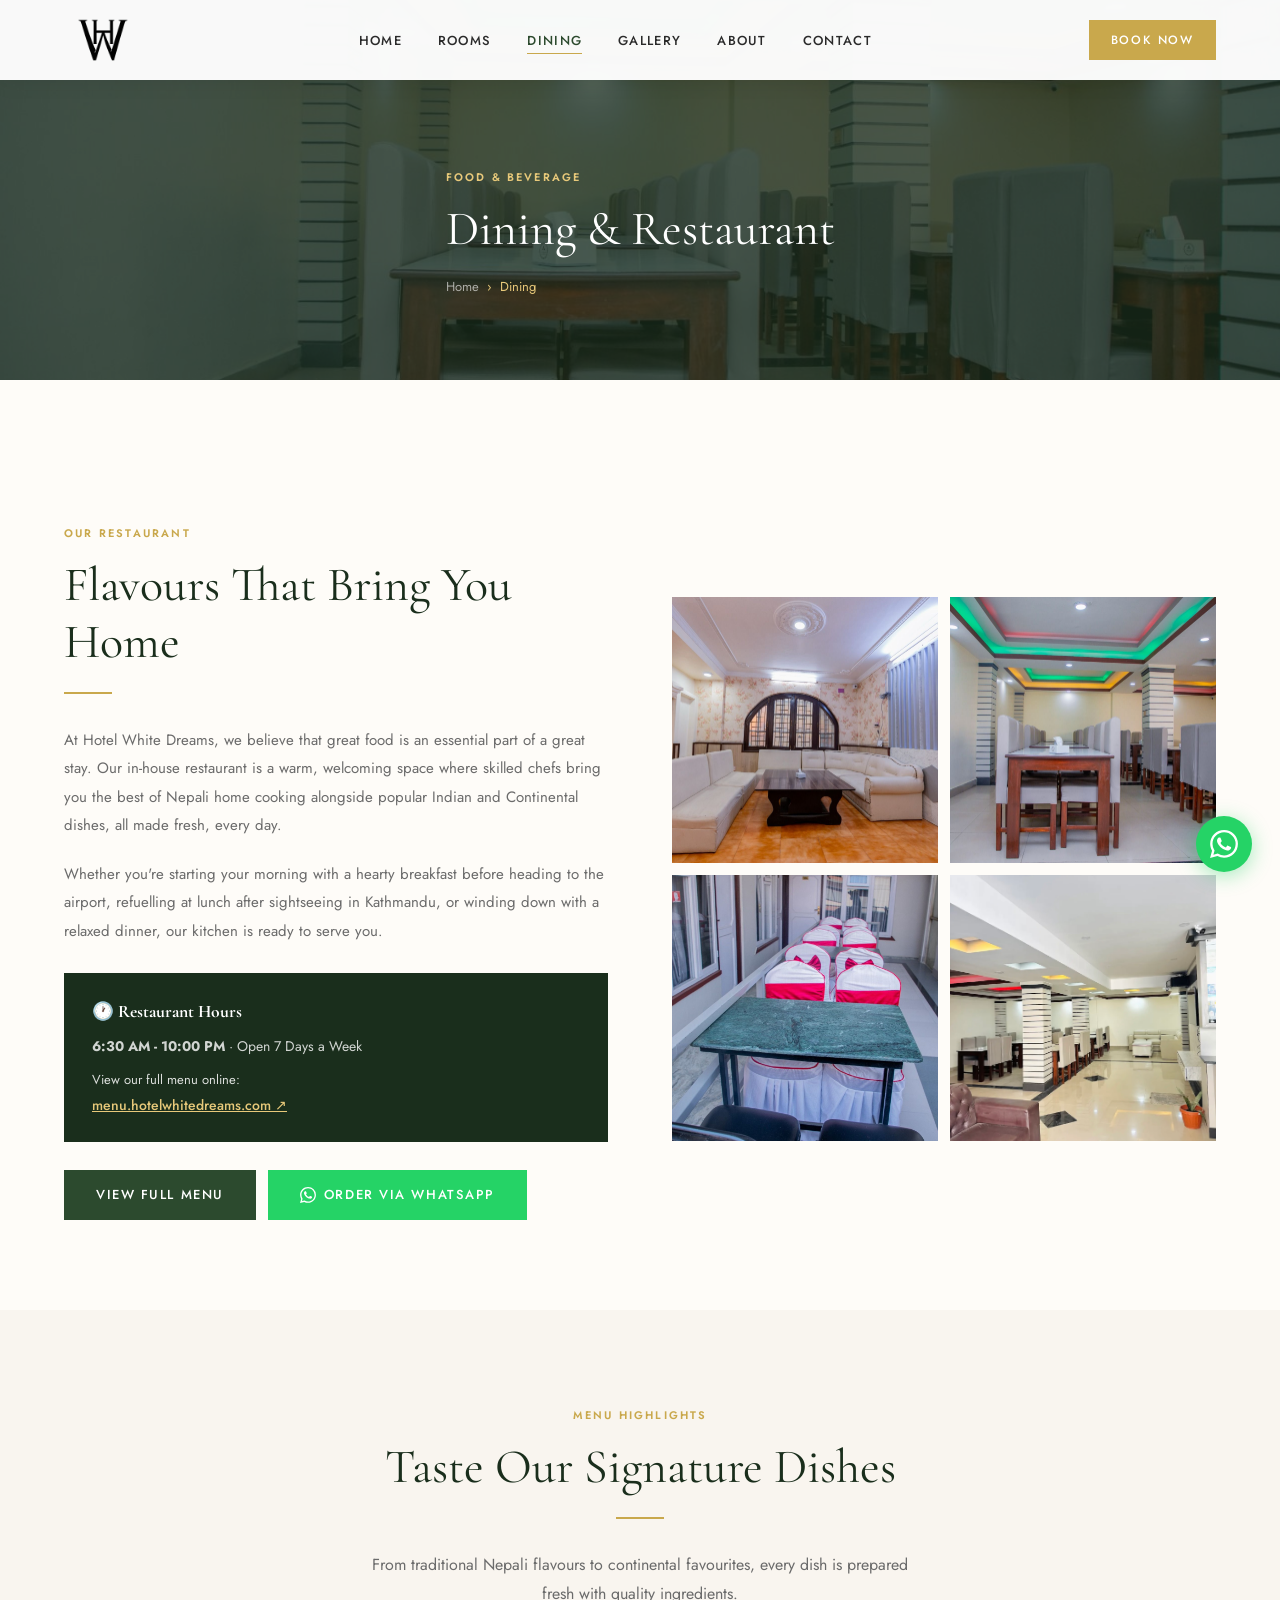
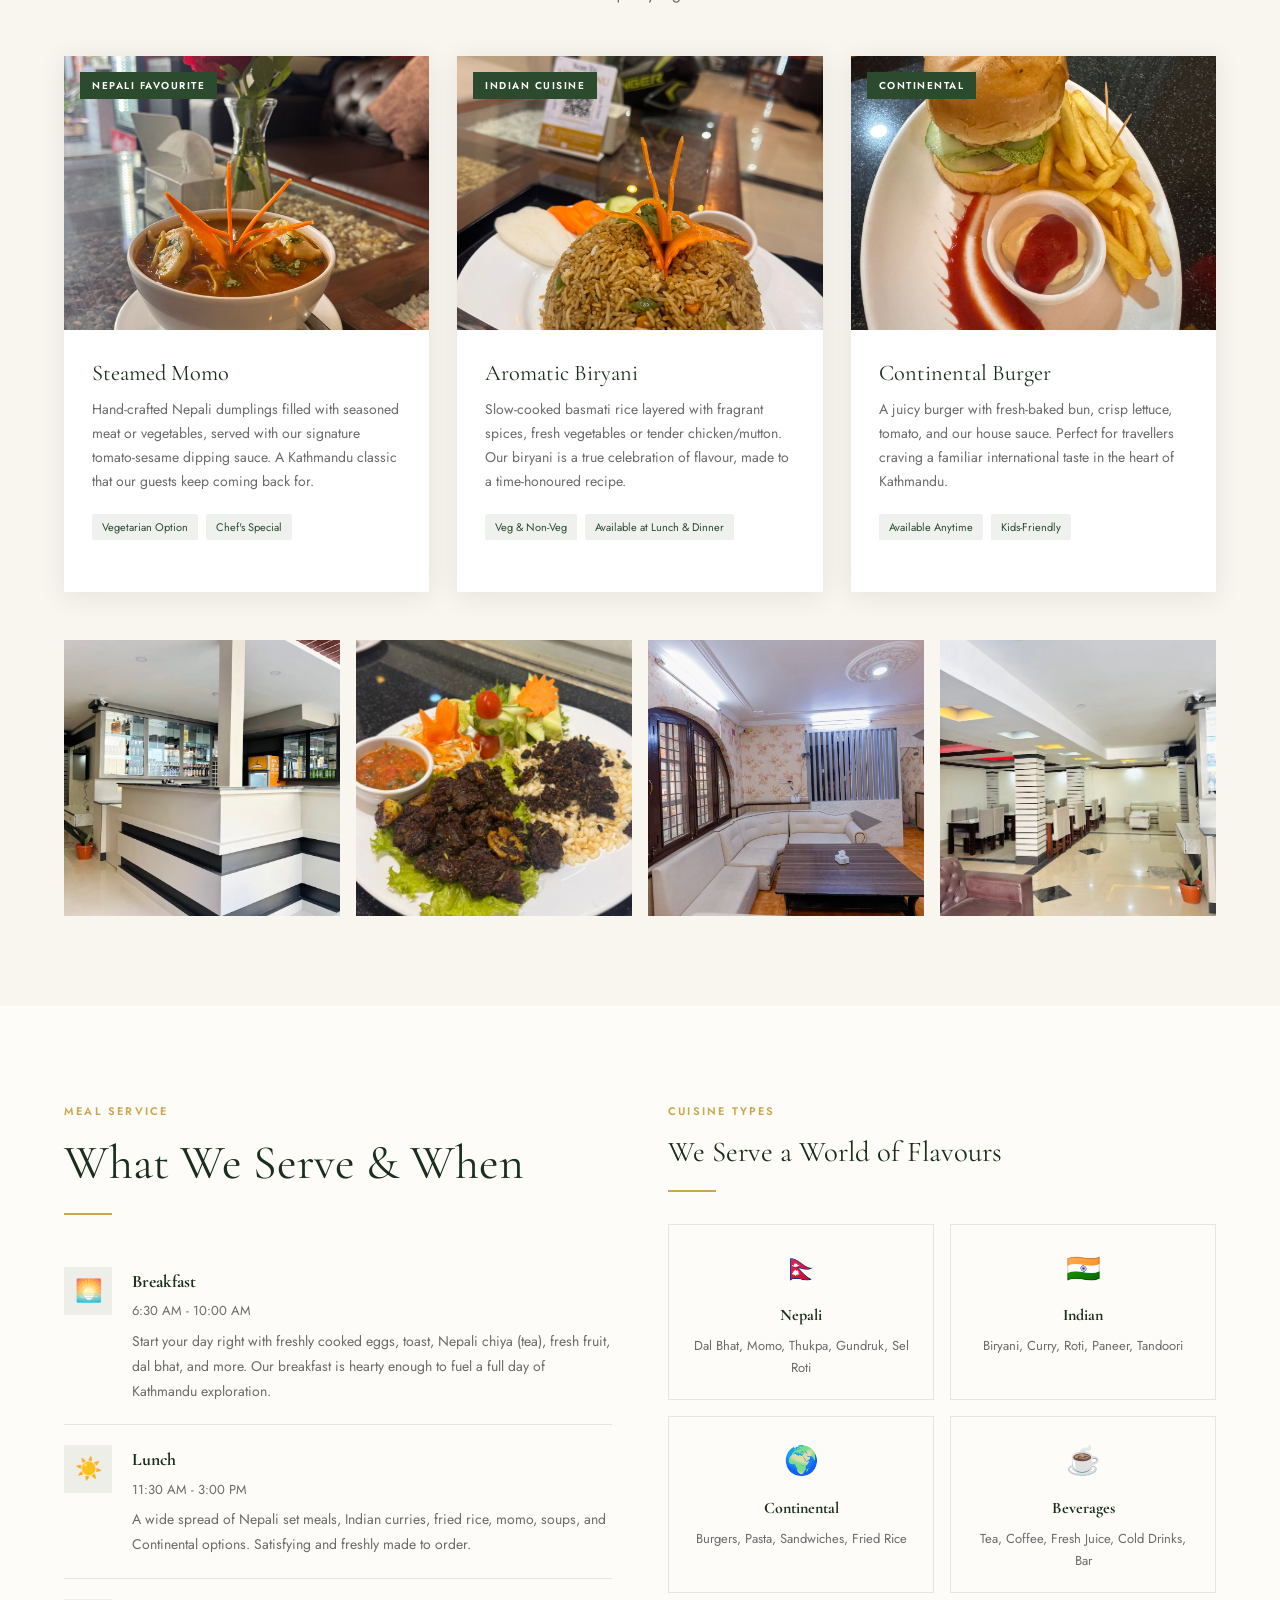
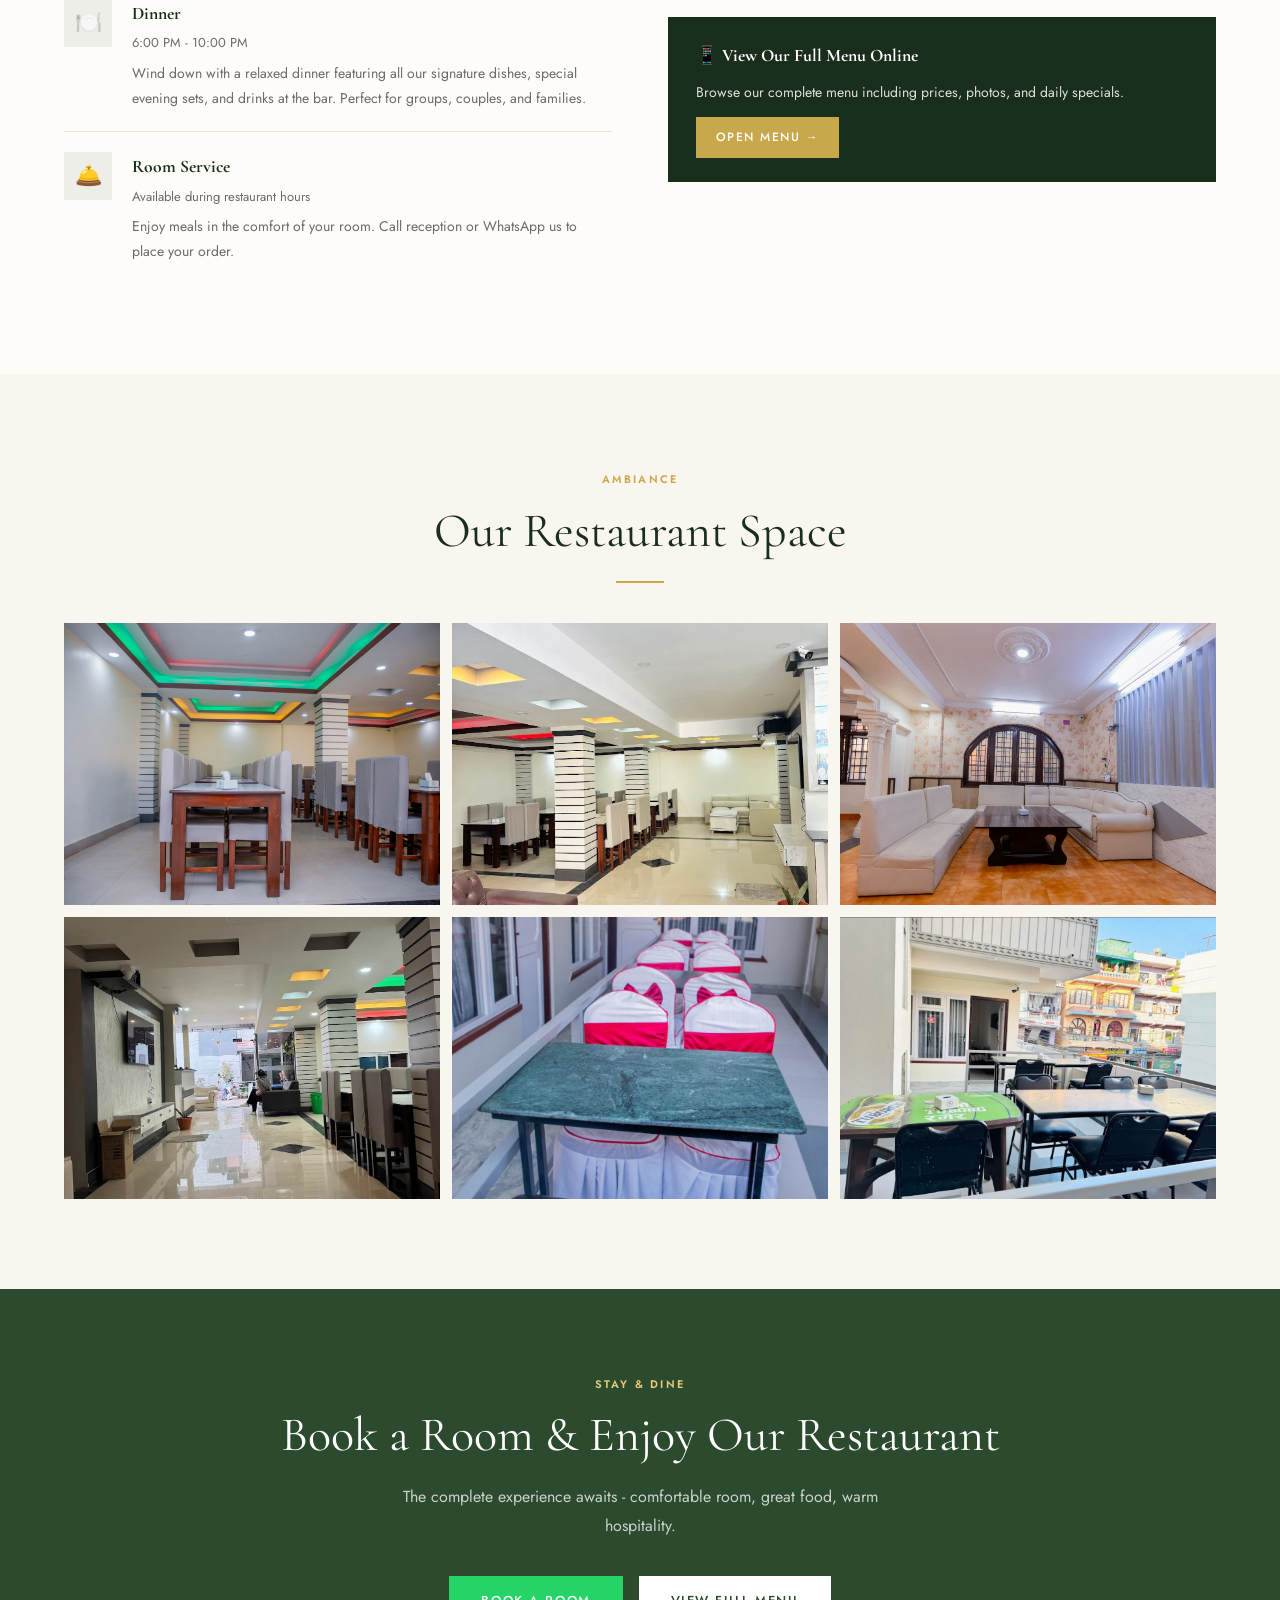
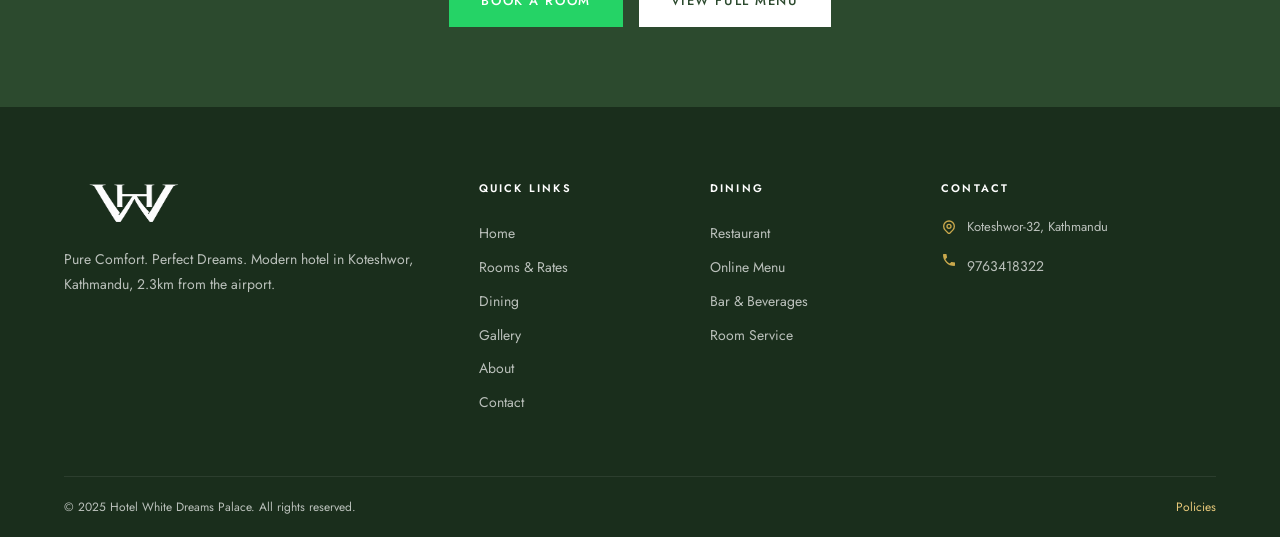
<file: dining.html>
<!DOCTYPE html>
<html lang="en">
<head>
  <meta charset="UTF-8">
  <meta name="viewport" content="width=device-width, initial-scale=1.0">
  <title>Dining & Restaurant | Hotel White Dreams Kathmandu | Nepali, Indian & Continental Cuisine</title>
  <meta name="description" content="Enjoy delicious Nepali, Indian and Continental cuisine at Hotel White Dreams restaurant in Koteshwor, Kathmandu. Open 6:30 AM - 10:00 PM daily. View full menu at menu.hotelwhitedreams.com">
  <meta name="keywords" content="restaurant Kathmandu, hotel restaurant near airport, nepali food kathmandu, hotel dining koteshwor, momo kathmandu, hotel white dreams restaurant">
  <meta name="robots" content="index, follow">
  <link rel="canonical" href="https://hotelwhitedreams.com/dining.html">
  <meta property="og:title" content="Dining & Restaurant - Hotel White Dreams Kathmandu">
  <meta property="og:description" content="Fresh Nepali, Indian & Continental cuisine. Open 6:30 AM-10 PM daily. Full menu at menu.hotelwhitedreams.com">
  <meta property="og:image" content="https://hotelwhitedreams.com/img/white-dreams-dining-area.jpg">
  <meta property="og:url" content="https://hotelwhitedreams.com/dining.html">
  <meta name="geo.region" content="NP-BA">
  <meta name="geo.placename" content="Kathmandu">
  <link rel="icon" type="image/x-icon" href="favicon/favicon.ico">
  <link rel="icon" type="image/png" sizes="32x32" href="favicon/favicon-32x32.png">
  <link rel="apple-touch-icon" sizes="180x180" href="favicon/apple-touch-icon.png">
  <link rel="manifest" href="favicon/site.webmanifest">

  <script type="application/ld+json">
  {
    "@context": "https://schema.org",
    "@type": "Restaurant",
    "name": "Hotel White Dreams Restaurant",
    "description": "In-house restaurant at Hotel White Dreams serving Nepali, Indian and Continental cuisine. Breakfast, lunch and dinner available.",
    "url": "https://hotelwhitedreams.com/dining.html",
    "menu": "http://menu.hotelwhitedreams.com",
    "servesCuisine": ["Nepali", "Indian", "Continental"],
    "openingHours": "Mo-Su 06:30-22:00",
    "address": {
      "@type": "PostalAddress",
      "streetAddress": "Koteshwor-32",
      "addressLocality": "Kathmandu",
      "addressCountry": "NP"
    },
    "telephone": "+977-9763418322",
    "image": "https://hotelwhitedreams.com/img/white-dreams-dining-area.jpg"
  }
  </script>

  <link rel="stylesheet" href="css/style.css">
</head>
<body>

<!-- NAVBAR -->
<nav class="navbar dark-nav" id="navbar">
  <div class="container nav-inner">
    <a href="index.html" class="nav-logo"><img src="img/logo-black.png" alt="Hotel White Dreams" width="160" height="52" onerror="this.src='img/logo-white.png'"></a>
    <ul class="nav-links">
      <li><a href="index.html">Home</a></li>
      <li><a href="rooms.html">Rooms</a></li>
      <li><a href="dining.html" class="active">Dining</a></li>
      <li><a href="gallery.html">Gallery</a></li>
      <li><a href="about.html">About</a></li>
      <li><a href="contact.html">Contact</a></li>
    </ul>
    <a href="https://wa.link/jfdvxk" target="_blank" rel="noopener" class="btn nav-book">Book Now</a>
    <button class="hamburger" id="hamburger" aria-label="Open menu"><span></span><span></span><span></span></button>
  </div>
</nav>
<div class="mobile-nav" id="mobileNav">
  <button class="close-btn" id="closeBtn">✕</button>
  <a href="index.html">Home</a><a href="rooms.html">Rooms</a><a href="dining.html">Dining</a><a href="gallery.html">Gallery</a><a href="about.html">About</a><a href="contact.html">Contact</a>
  <a href="https://wa.link/jfdvxk" target="_blank" rel="noopener" style="color:#25D366;font-weight:600;margin-top:16px;">📱 Book via WhatsApp</a>
</div>
<div class="overlay" id="overlay"></div>

<!-- PAGE HERO -->
<div class="page-hero" style="padding-top:80px;" role="banner">
  <div class="page-hero-bg" style="background-image:url('img/white-dreams-dining-area.jpg')" aria-hidden="true"></div>
  <div class="container page-hero-content">
    <span class="tag">Food & Beverage</span>
    <h1 class="section-title">Dining & Restaurant</h1>
    <nav class="breadcrumb" aria-label="Breadcrumb">
      <a href="index.html">Home</a> <span>›</span> <span>Dining</span>
    </nav>
  </div>
</div>

<!-- DINING INTRO -->
<section class="section-pad" aria-labelledby="dining-intro-heading">
  <div class="container">
    <div class="dining-grid">
      <div class="fade-in">
        <span class="tag">Our Restaurant</span>
        <h2 class="section-title" id="dining-intro-heading">Flavours That Bring You Home</h2>
        <div class="divider" aria-hidden="true"></div>
        <p style="color:var(--mid-gray);font-size:15px;line-height:1.9;margin-bottom:20px;">
          At Hotel White Dreams, we believe that great food is an essential part of a great stay. Our in-house restaurant is a warm, welcoming space where skilled chefs bring you the best of Nepali home cooking alongside popular Indian and Continental dishes, all made fresh, every day.
        </p>
        <p style="color:var(--mid-gray);font-size:15px;line-height:1.9;margin-bottom:28px;">
          Whether you're starting your morning with a hearty breakfast before heading to the airport, refuelling at lunch after sightseeing in Kathmandu, or winding down with a relaxed dinner, our kitchen is ready to serve you.
        </p>
        <div class="dining-hours" role="note" aria-label="Restaurant hours and menu information">
          <h4>🕐 Restaurant Hours</h4>
          <p><strong>6:30 AM - 10:00 PM</strong> · Open 7 Days a Week</p>
          <p style="margin-top:10px;font-size:13px;opacity:0.85;">View our full menu online:</p>
          <a href="http://menu.hotelwhitedreams.com" target="_blank" rel="noopener" style="color:var(--gold-light);font-weight:500;text-decoration:underline;font-size:14px;" aria-label="View restaurant menu online">menu.hotelwhitedreams.com ↗</a>
        </div>
        <div style="display:flex;gap:12px;flex-wrap:wrap;margin-top:24px;">
          <a href="http://menu.hotelwhitedreams.com" target="_blank" rel="noopener" class="btn btn-primary" aria-label="View full menu">View Full Menu</a>
          <a href="https://wa.link/jfdvxk" target="_blank" rel="noopener" class="btn btn-whatsapp" aria-label="Order via WhatsApp">
            <svg width="16" height="16" fill="currentColor" viewBox="0 0 24 24" aria-hidden="true"><path d="M17.472 14.382c-.297-.149-1.758-.867-2.03-.967-.273-.099-.471-.148-.67.15-.197.297-.767.966-.94 1.164-.173.199-.347.223-.644.075-.297-.15-1.255-.463-2.39-1.475-.883-.788-1.48-1.761-1.653-2.059-.173-.297-.018-.458.13-.606.134-.133.298-.347.446-.52.149-.174.198-.298.298-.497.099-.198.05-.371-.025-.52-.075-.149-.669-1.612-.916-2.207-.242-.579-.487-.5-.669-.51-.173-.008-.371-.01-.57-.01-.198 0-.52.074-.792.372-.272.297-1.04 1.016-1.04 2.479 0 1.462 1.065 2.875 1.213 3.074.149.198 2.096 3.2 5.077 4.487.709.306 1.262.489 1.694.625.712.227 1.36.195 1.871.118.571-.085 1.758-.719 2.006-1.413.248-.694.248-1.289.173-1.413-.074-.124-.272-.198-.57-.347m-5.421 7.403h-.004a9.87 9.87 0 01-5.031-1.378l-.361-.214-3.741.982.998-3.648-.235-.374a9.86 9.86 0 01-1.51-5.26c.001-5.45 4.436-9.884 9.888-9.884 2.64 0 5.122 1.03 6.988 2.898a9.825 9.825 0 012.893 6.994c-.003 5.45-4.437 9.884-9.885 9.884m8.413-18.297A11.815 11.815 0 0012.05 0C5.495 0 .16 5.335.157 11.892c0 2.096.547 4.142 1.588 5.945L.057 24l6.305-1.654a11.882 11.882 0 005.683 1.448h.005c6.554 0 11.89-5.335 11.893-11.893a11.821 11.821 0 00-3.48-8.413z"/></svg>
            Order via WhatsApp
          </a>
        </div>
      </div>
      <div class="dining-imgs fade-in" aria-label="Restaurant and food photos">
        <div class="dining-img"><img src="img/white-dreams-dining-area-2.jpg" alt="Comfortable dining area at Hotel White Dreams restaurant" loading="lazy" width="300" height="300"></div>
        <div class="dining-img"><img src="img/white-dreams-dining-area.jpg" alt="Restaurant setup at Hotel White Dreams Kathmandu" loading="lazy" width="300" height="300"></div>
        <div class="dining-img"><img src="img/white-dreams-dining-area-4.jpg" alt="Full view of the restaurant at Hotel White Dreams" loading="lazy" width="300" height="300"></div>
        <div class="dining-img"><img src="img/white-dreams-dining-area-1.png" alt="Refreshment and lounge area at Hotel White Dreams" loading="lazy" width="300" height="300"></div>
      </div>
    </div>
  </div>
</section>

<!-- FOOD HIGHLIGHTS -->
<section class="section-pad rooms-bg" aria-labelledby="menu-highlights-heading">
  <div class="container">
    <div class="text-center fade-in" style="margin-bottom:48px;">
      <span class="tag">Menu Highlights</span>
      <h2 class="section-title" id="menu-highlights-heading">Taste Our Signature Dishes</h2>
      <div class="divider" aria-hidden="true"></div>
      <p class="section-sub">From traditional Nepali flavours to continental favourites, every dish is prepared fresh with quality ingredients.</p>
    </div>
    <div class="rooms-grid fade-in" role="list" aria-label="Signature dishes">

      <article class="room-card" role="listitem" itemscope itemtype="https://schema.org/MenuItem">
        <div class="room-img-wrap">
          <img src="img/white-dreams-food-momo.jpeg" alt="Freshly steamed momos - traditional Nepali dumplings served at Hotel White Dreams restaurant Kathmandu" loading="lazy" width="400" height="300" itemprop="image">
          <span class="room-badge">Nepali Favourite</span>
        </div>
        <div class="room-body">
          <h3 class="room-name" itemprop="name">Steamed Momo</h3>
          <p class="room-desc" itemprop="description">Hand-crafted Nepali dumplings filled with seasoned meat or vegetables, served with our signature tomato-sesame dipping sauce. A Kathmandu classic that our guests keep coming back for.</p>
          <div class="room-amenities"><span class="room-amenity">Vegetarian Option</span><span class="room-amenity">Chef's Special</span></div>
        </div>
      </article>

      <article class="room-card" role="listitem" itemscope itemtype="https://schema.org/MenuItem">
        <div class="room-img-wrap">
          <img src="img/white-dreams-food-biryani.jpeg" alt="Fragrant aromatic biryani served at Hotel White Dreams restaurant - Indian cuisine Kathmandu" loading="lazy" width="400" height="300" itemprop="image">
          <span class="room-badge">Indian Cuisine</span>
        </div>
        <div class="room-body">
          <h3 class="room-name" itemprop="name">Aromatic Biryani</h3>
          <p class="room-desc" itemprop="description">Slow-cooked basmati rice layered with fragrant spices, fresh vegetables or tender chicken/mutton. Our biryani is a true celebration of flavour, made to a time-honoured recipe.</p>
          <div class="room-amenities"><span class="room-amenity">Veg & Non-Veg</span><span class="room-amenity">Available at Lunch & Dinner</span></div>
        </div>
      </article>

      <article class="room-card" role="listitem" itemscope itemtype="https://schema.org/MenuItem">
        <div class="room-img-wrap">
          <img src="img/white-dreams-food-burger.jpeg" alt="Continental burger served at Hotel White Dreams restaurant - international cuisine Kathmandu" loading="lazy" width="400" height="300" itemprop="image">
          <span class="room-badge">Continental</span>
        </div>
        <div class="room-body">
          <h3 class="room-name" itemprop="name">Continental Burger</h3>
          <p class="room-desc" itemprop="description">A juicy burger with fresh-baked bun, crisp lettuce, tomato, and our house sauce. Perfect for travellers craving a familiar international taste in the heart of Kathmandu.</p>
          <div class="room-amenities"><span class="room-amenity">Available Anytime</span><span class="room-amenity">Kids-Friendly</span></div>
        </div>
      </article>

    </div>

    <!-- More food images -->
    <div style="margin-top:48px;" class="fade-in">
      <div style="display:grid;grid-template-columns:repeat(auto-fit,minmax(220px,1fr));gap:16px;" role="list" aria-label="More restaurant photos">
        <div style="overflow:hidden;aspect-ratio:1;" role="listitem">
          <img src="img/white-dreams-reception-and-bar.png" alt="Bar area at Hotel White Dreams - drinks and beverages" loading="lazy" width="300" height="300" style="width:100%;height:100%;object-fit:cover;transition:transform 0.5s ease;" onmouseover="this.style.transform='scale(1.05)'" onmouseout="this.style.transform='scale(1)'">
        </div>
        <div style="overflow:hidden;aspect-ratio:1;" role="listitem">
          <img src="img/white-dreams-food-khaja.jpeg" alt="Traditional Nepali khaja set at Hotel White Dreams - local cuisine" loading="lazy" width="300" height="300" style="width:100%;height:100%;object-fit:cover;transition:transform 0.5s ease;" onmouseover="this.style.transform='scale(1.05)'" onmouseout="this.style.transform='scale(1)'">
        </div>
        <div style="overflow:hidden;aspect-ratio:1;" role="listitem">
          <img src="img/white-dreams-dining-area-5.jpg" alt="Cozy corner table in Hotel White Dreams restaurant" loading="lazy" width="300" height="300" style="width:100%;height:100%;object-fit:cover;transition:transform 0.5s ease;" onmouseover="this.style.transform='scale(1.05)'" onmouseout="this.style.transform='scale(1)'" onerror="this.parentElement.style.display='none'">
        </div>
        <div style="overflow:hidden;aspect-ratio:1;" role="listitem">
          <img src="img/white-dreams-dining-area-1.png" alt="Modern restaurant interior at Hotel White Dreams" loading="lazy" width="300" height="300" style="width:100%;height:100%;object-fit:cover;transition:transform 0.5s ease;" onmouseover="this.style.transform='scale(1.05)'" onmouseout="this.style.transform='scale(1)'">
        </div>
        
      </div>
    </div>
  </div>
</section>

<!-- MEAL TIMES & INFO -->
<section class="section-pad" aria-labelledby="meal-info-heading">
  <div class="container">
    <div style="display:grid;grid-template-columns:1fr 1fr;gap:56px;align-items:start;" class="fade-in">
      <div>
        <span class="tag">Meal Service</span>
        <h2 class="section-title" id="meal-info-heading">What We Serve & When</h2>
        <div class="divider" aria-hidden="true"></div>
        <div style="margin-top:8px;">
          <div style="display:flex;gap:20px;align-items:flex-start;padding:20px 0;border-bottom:1px solid var(--light-gray);">
            <div style="width:48px;height:48px;background:rgba(44,74,46,0.08);display:flex;align-items:center;justify-content:center;flex-shrink:0;font-size:22px;" aria-hidden="true">🌅</div>
            <div>
              <h4 style="font-family:var(--font-display);font-size:1.1rem;color:var(--forest-deep);margin-bottom:4px;">Breakfast</h4>
              <p style="font-size:13px;color:var(--mid-gray);">6:30 AM - 10:00 AM</p>
              <p style="font-size:14px;color:var(--mid-gray);line-height:1.8;margin-top:6px;">Start your day right with freshly cooked eggs, toast, Nepali chiya (tea), fresh fruit, dal bhat, and more. Our breakfast is hearty enough to fuel a full day of Kathmandu exploration.</p>
            </div>
          </div>
          <div style="display:flex;gap:20px;align-items:flex-start;padding:20px 0;border-bottom:1px solid var(--light-gray);">
            <div style="width:48px;height:48px;background:rgba(44,74,46,0.08);display:flex;align-items:center;justify-content:center;flex-shrink:0;font-size:22px;" aria-hidden="true">☀️</div>
            <div>
              <h4 style="font-family:var(--font-display);font-size:1.1rem;color:var(--forest-deep);margin-bottom:4px;">Lunch</h4>
              <p style="font-size:13px;color:var(--mid-gray);">11:30 AM - 3:00 PM</p>
              <p style="font-size:14px;color:var(--mid-gray);line-height:1.8;margin-top:6px;">A wide spread of Nepali set meals, Indian curries, fried rice, momo, soups, and Continental options. Satisfying and freshly made to order.</p>
            </div>
          </div>
          <div style="display:flex;gap:20px;align-items:flex-start;padding:20px 0;border-bottom:1px solid var(--light-gray);">
            <div style="width:48px;height:48px;background:rgba(44,74,46,0.08);display:flex;align-items:center;justify-content:center;flex-shrink:0;font-size:22px;" aria-hidden="true">🍽️</div>
            <div>
              <h4 style="font-family:var(--font-display);font-size:1.1rem;color:var(--forest-deep);margin-bottom:4px;">Dinner</h4>
              <p style="font-size:13px;color:var(--mid-gray);">6:00 PM - 10:00 PM</p>
              <p style="font-size:14px;color:var(--mid-gray);line-height:1.8;margin-top:6px;">Wind down with a relaxed dinner featuring all our signature dishes, special evening sets, and drinks at the bar. Perfect for groups, couples, and families.</p>
            </div>
          </div>
          <div style="display:flex;gap:20px;align-items:flex-start;padding:20px 0;">
            <div style="width:48px;height:48px;background:rgba(44,74,46,0.08);display:flex;align-items:center;justify-content:center;flex-shrink:0;font-size:22px;" aria-hidden="true">🛎️</div>
            <div>
              <h4 style="font-family:var(--font-display);font-size:1.1rem;color:var(--forest-deep);margin-bottom:4px;">Room Service</h4>
              <p style="font-size:13px;color:var(--mid-gray);">Available during restaurant hours</p>
              <p style="font-size:14px;color:var(--mid-gray);line-height:1.8;margin-top:6px;">Enjoy meals in the comfort of your room. Call reception or WhatsApp us to place your order.</p>
            </div>
          </div>
        </div>
      </div>
      <div>
        <span class="tag">Cuisine Types</span>
        <h2 class="section-title" style="font-size:1.8rem;">We Serve a World of Flavours</h2>
        <div class="divider" aria-hidden="true"></div>
        <div style="display:grid;grid-template-columns:1fr 1fr;gap:16px;margin-top:8px;" role="list" aria-label="Cuisine types served">
          <div style="padding:20px;border:1px solid var(--light-gray);text-align:center;" role="listitem">
            <div style="font-size:28px;margin-bottom:10px;" aria-hidden="true">🇳🇵</div>
            <h4 style="font-family:var(--font-display);font-size:1rem;color:var(--forest-deep);margin-bottom:6px;">Nepali</h4>
            <p style="font-size:13px;color:var(--mid-gray);">Dal Bhat, Momo, Thukpa, Gundruk, Sel Roti</p>
          </div>
          <div style="padding:20px;border:1px solid var(--light-gray);text-align:center;" role="listitem">
            <div style="font-size:28px;margin-bottom:10px;" aria-hidden="true">🇮🇳</div>
            <h4 style="font-family:var(--font-display);font-size:1rem;color:var(--forest-deep);margin-bottom:6px;">Indian</h4>
            <p style="font-size:13px;color:var(--mid-gray);">Biryani, Curry, Roti, Paneer, Tandoori</p>
          </div>
          <div style="padding:20px;border:1px solid var(--light-gray);text-align:center;" role="listitem">
            <div style="font-size:28px;margin-bottom:10px;" aria-hidden="true">🌍</div>
            <h4 style="font-family:var(--font-display);font-size:1rem;color:var(--forest-deep);margin-bottom:6px;">Continental</h4>
            <p style="font-size:13px;color:var(--mid-gray);">Burgers, Pasta, Sandwiches, Fried Rice</p>
          </div>
          <div style="padding:20px;border:1px solid var(--light-gray);text-align:center;" role="listitem">
            <div style="font-size:28px;margin-bottom:10px;" aria-hidden="true">☕</div>
            <h4 style="font-family:var(--font-display);font-size:1rem;color:var(--forest-deep);margin-bottom:6px;">Beverages</h4>
            <p style="font-size:13px;color:var(--mid-gray);">Tea, Coffee, Fresh Juice, Cold Drinks, Bar</p>
          </div>
        </div>
        <div style="background:var(--forest-deep);color:#fff;padding:24px 28px;margin-top:24px;" role="note" aria-label="Online menu information">
          <h4 style="font-family:var(--font-display);font-size:1.1rem;margin-bottom:10px;">📱 View Our Full Menu Online</h4>
          <p style="font-size:14px;opacity:0.85;margin-bottom:12px;">Browse our complete menu including prices, photos, and daily specials.</p>
          <a href="http://menu.hotelwhitedreams.com" target="_blank" rel="noopener" class="btn btn-gold" style="font-size:12px;padding:10px 20px;" aria-label="Open online menu">Open Menu →</a>
        </div>
      </div>
    </div>
  </div>
</section>

<!-- DINING AREA GALLERY -->
<section class="section-pad dining-bg" aria-labelledby="dining-gallery-heading">
  <div class="container">
    <div class="text-center fade-in" style="margin-bottom:40px;">
      <span class="tag">Ambiance</span>
      <h2 class="section-title" id="dining-gallery-heading">Our Restaurant Space</h2>
      <div class="divider" aria-hidden="true"></div>
    </div>
    <div style="display:grid;grid-template-columns:repeat(3,1fr);gap:12px;" class="fade-in" role="list" aria-label="Dining area gallery">
      <div style="overflow:hidden;aspect-ratio:4/3;" role="listitem">
        <img src="img/white-dreams-dining-area.jpg" alt="Hotel White Dreams main dining area - spacious restaurant interior" loading="lazy" width="400" height="300" style="width:100%;height:100%;object-fit:cover;transition:transform 0.5s ease;" onmouseover="this.style.transform='scale(1.05)'" onmouseout="this.style.transform='scale(1)'">
      </div>
      <div style="overflow:hidden;aspect-ratio:4/3;" role="listitem">
        <img src="img/white-dreams-dining-area-1.png" alt="Interior view of Hotel White Dreams restaurant" loading="lazy" width="400" height="300" style="width:100%;height:100%;object-fit:cover;transition:transform 0.5s ease;" onmouseover="this.style.transform='scale(1.05)'" onmouseout="this.style.transform='scale(1)'">
      </div>
      <div style="overflow:hidden;aspect-ratio:4/3;" role="listitem">
        <img src="img/white-dreams-dining-area-2.jpg" alt="Evening ambiance in Hotel White Dreams restaurant Kathmandu" loading="lazy" width="400" height="300" style="width:100%;height:100%;object-fit:cover;transition:transform 0.5s ease;" onmouseover="this.style.transform='scale(1.05)'" onmouseout="this.style.transform='scale(1)'">
      </div>
      <div style="overflow:hidden;aspect-ratio:4/3;" role="listitem">
        <img src="img/white-dreams-dining-area-3.png" alt="Restaurant setting at Hotel White Dreams" loading="lazy" width="400" height="300" style="width:100%;height:100%;object-fit:cover;transition:transform 0.5s ease;" onmouseover="this.style.transform='scale(1.05)'" onmouseout="this.style.transform='scale(1)'">
      </div>
      <div style="overflow:hidden;aspect-ratio:4/3;" role="listitem">
        <img src="img/white-dreams-dining-area-4.jpg" alt="Dining tables at Hotel White Dreams Kathmandu restaurant" loading="lazy" width="400" height="300" style="width:100%;height:100%;object-fit:cover;transition:transform 0.5s ease;" onmouseover="this.style.transform='scale(1.05)'" onmouseout="this.style.transform='scale(1)'">
      </div>
      <div style="overflow:hidden;aspect-ratio:4/3;" role="listitem">
        <img src="img/white-dreams-refreshment-area.png" alt="Refreshment lounge area at Hotel White Dreams" loading="lazy" width="400" height="300" style="width:100%;height:100%;object-fit:cover;transition:transform 0.5s ease;" onmouseover="this.style.transform='scale(1.05)'" onmouseout="this.style.transform='scale(1)'">
      </div>
    </div>
  </div>
</section>

<!-- CTA -->
<section class="cta-banner" aria-labelledby="dining-cta-heading">
  <div class="container">
    <span class="tag">Stay & Dine</span>
    <h2 class="section-title" id="dining-cta-heading">Book a Room & Enjoy Our Restaurant</h2>
    <p class="section-sub">The complete experience awaits - comfortable room, great food, warm hospitality.</p>
    <div class="cta-btns">
      <a href="https://wa.link/jfdvxk" target="_blank" rel="noopener" class="btn btn-whatsapp" aria-label="Book a room via WhatsApp">Book a Room</a>
      <a href="http://menu.hotelwhitedreams.com" target="_blank" rel="noopener" class="btn btn-white" aria-label="View restaurant menu">View Full Menu</a>
    </div>
  </div>
</section>

<!-- FOOTER -->
<footer role="contentinfo">
  <div class="container">
    <div class="footer-grid">
      <div class="footer-brand">
        <img src="img/logo-white.png" alt="Hotel White Dreams Logo" width="140" height="45" onerror="this.src='img/logo-black.png';this.style.filter='invert(1)'">
        <p style="margin-top:16px;">Pure Comfort. Perfect Dreams. Modern hotel in Koteshwor, Kathmandu, 2.3km from the airport.</p>
      </div>
      <div class="footer-col">
        <h5>Quick Links</h5>
        <a href="index.html">Home</a><a href="rooms.html">Rooms & Rates</a><a href="dining.html">Dining</a><a href="gallery.html">Gallery</a><a href="about.html">About</a><a href="contact.html">Contact</a>
      </div>
      <div class="footer-col">
        <h5>Dining</h5>
        <a href="dining.html">Restaurant</a>
        <a href="http://menu.hotelwhitedreams.com" target="_blank" rel="noopener">Online Menu</a>
        <a href="dining.html">Bar & Beverages</a>
        <a href="dining.html">Room Service</a>
      </div>
      <div class="footer-col">
        <h5>Contact</h5>
        <div class="footer-contact-item"><svg width="16" height="16" fill="none" stroke="currentColor" stroke-width="2" viewBox="0 0 24 24" aria-hidden="true"><path d="M17.657 16.657L13.414 20.9a1.998 1.998 0 01-2.827 0l-4.244-4.243a8 8 0 1111.314 0z"/><path d="M15 11a3 3 0 11-6 0 3 3 0 016 0z"/></svg><span>Koteshwor-32, Kathmandu</span></div>
        <div class="footer-contact-item"><svg width="16" height="16" viewBox="0 0 24 24" fill="currentColor" aria-hidden="true"><path d="M6.62 10.79c1.44 2.83 3.76 5.14 6.59 6.59l2.2-2.2c.27-.27.67-.36 1.02-.24 1.12.37 2.33.57 3.57.57.55 0 1 .45 1 1V20c0 .55-.45 1-1 1-9.39 0-17-7.61-17-17 0-.55.45-1 1-1h3.5c.55 0 1 .45 1 1 0 1.25.2 2.45.57 3.57.11.35.03.74-.25 1.02l-2.2 2.2z"/></svg><span><a href="tel:+9779763418322" style="color:inherit;">9763418322</a></span></div>
      </div>
    </div>
    <div class="footer-bottom">
      <p>© 2025 Hotel White Dreams Palace. All rights reserved.</p>
      <p><a href="contact.html#policies">Policies</a></p>
    </div>
  </div>
</footer>

<script src="js/components.js"></script>
<script src="js/main.js"></script>
</body>
</html>
</file>
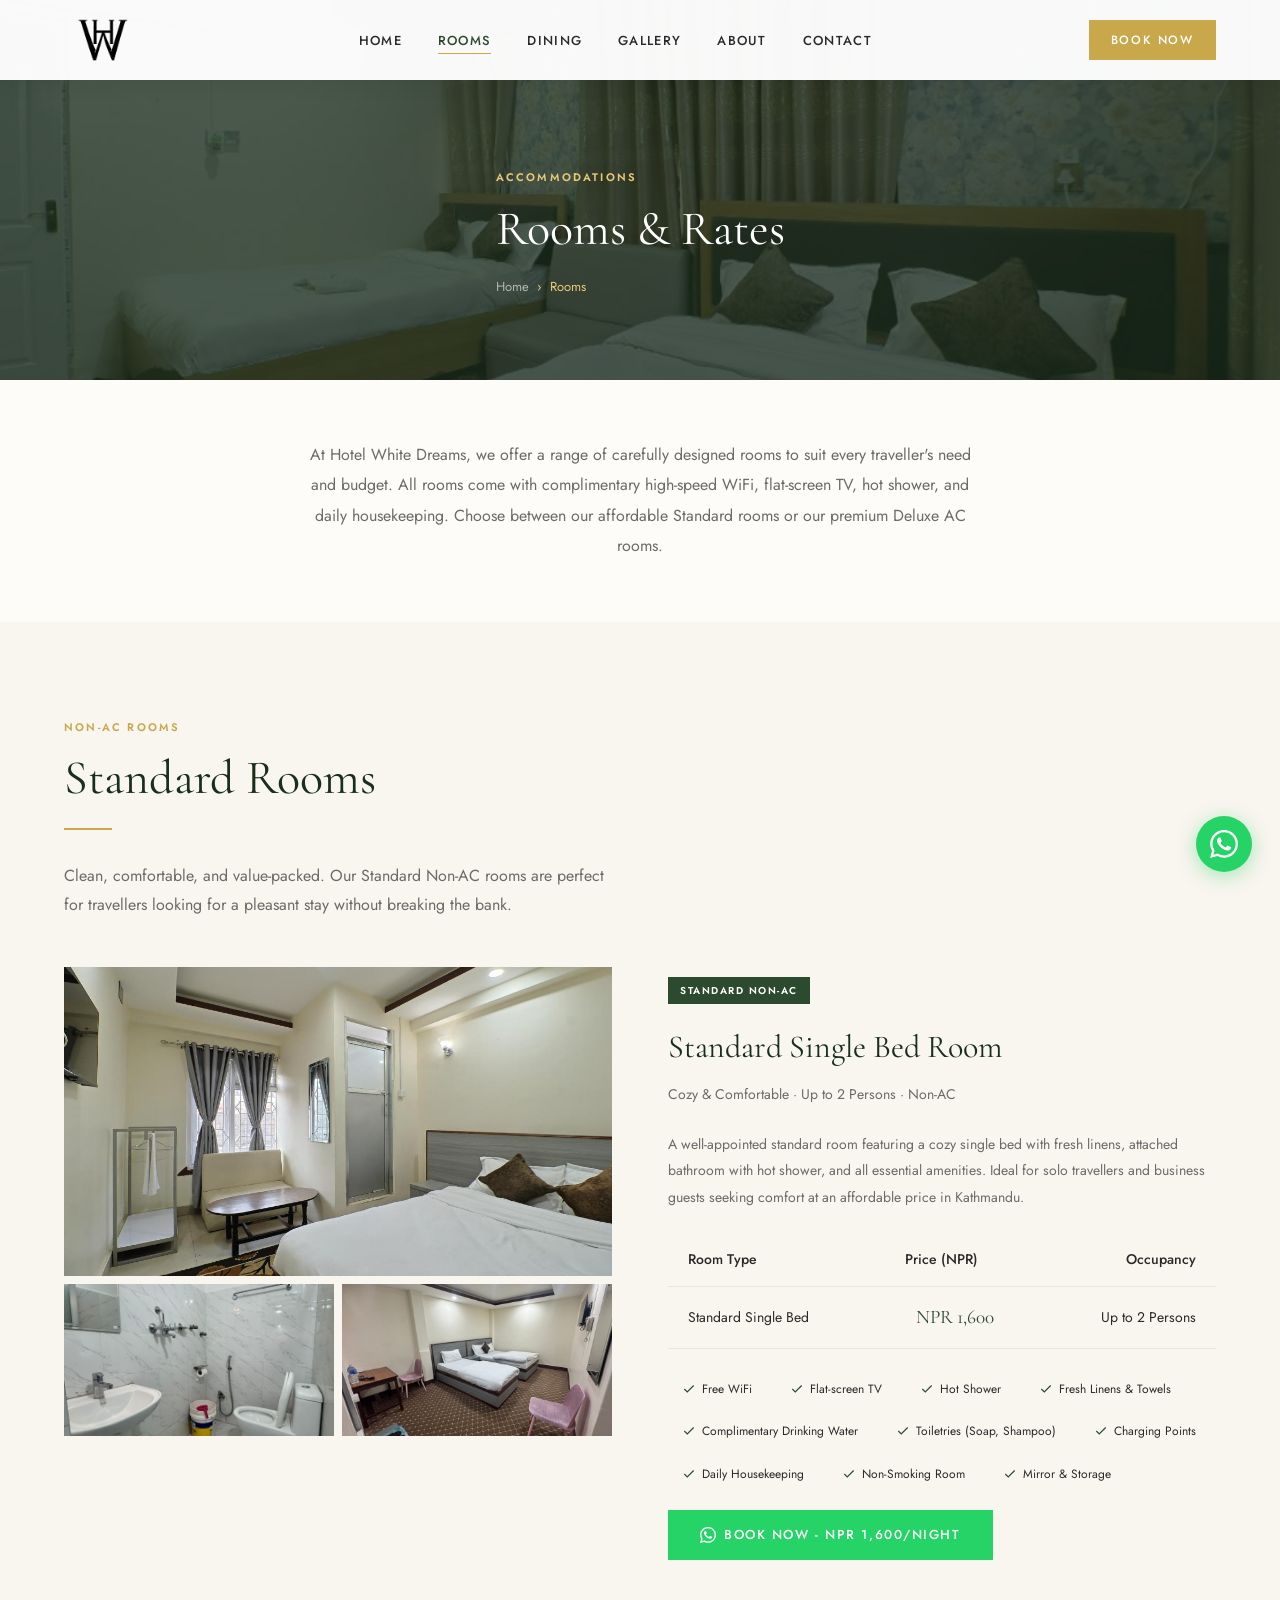
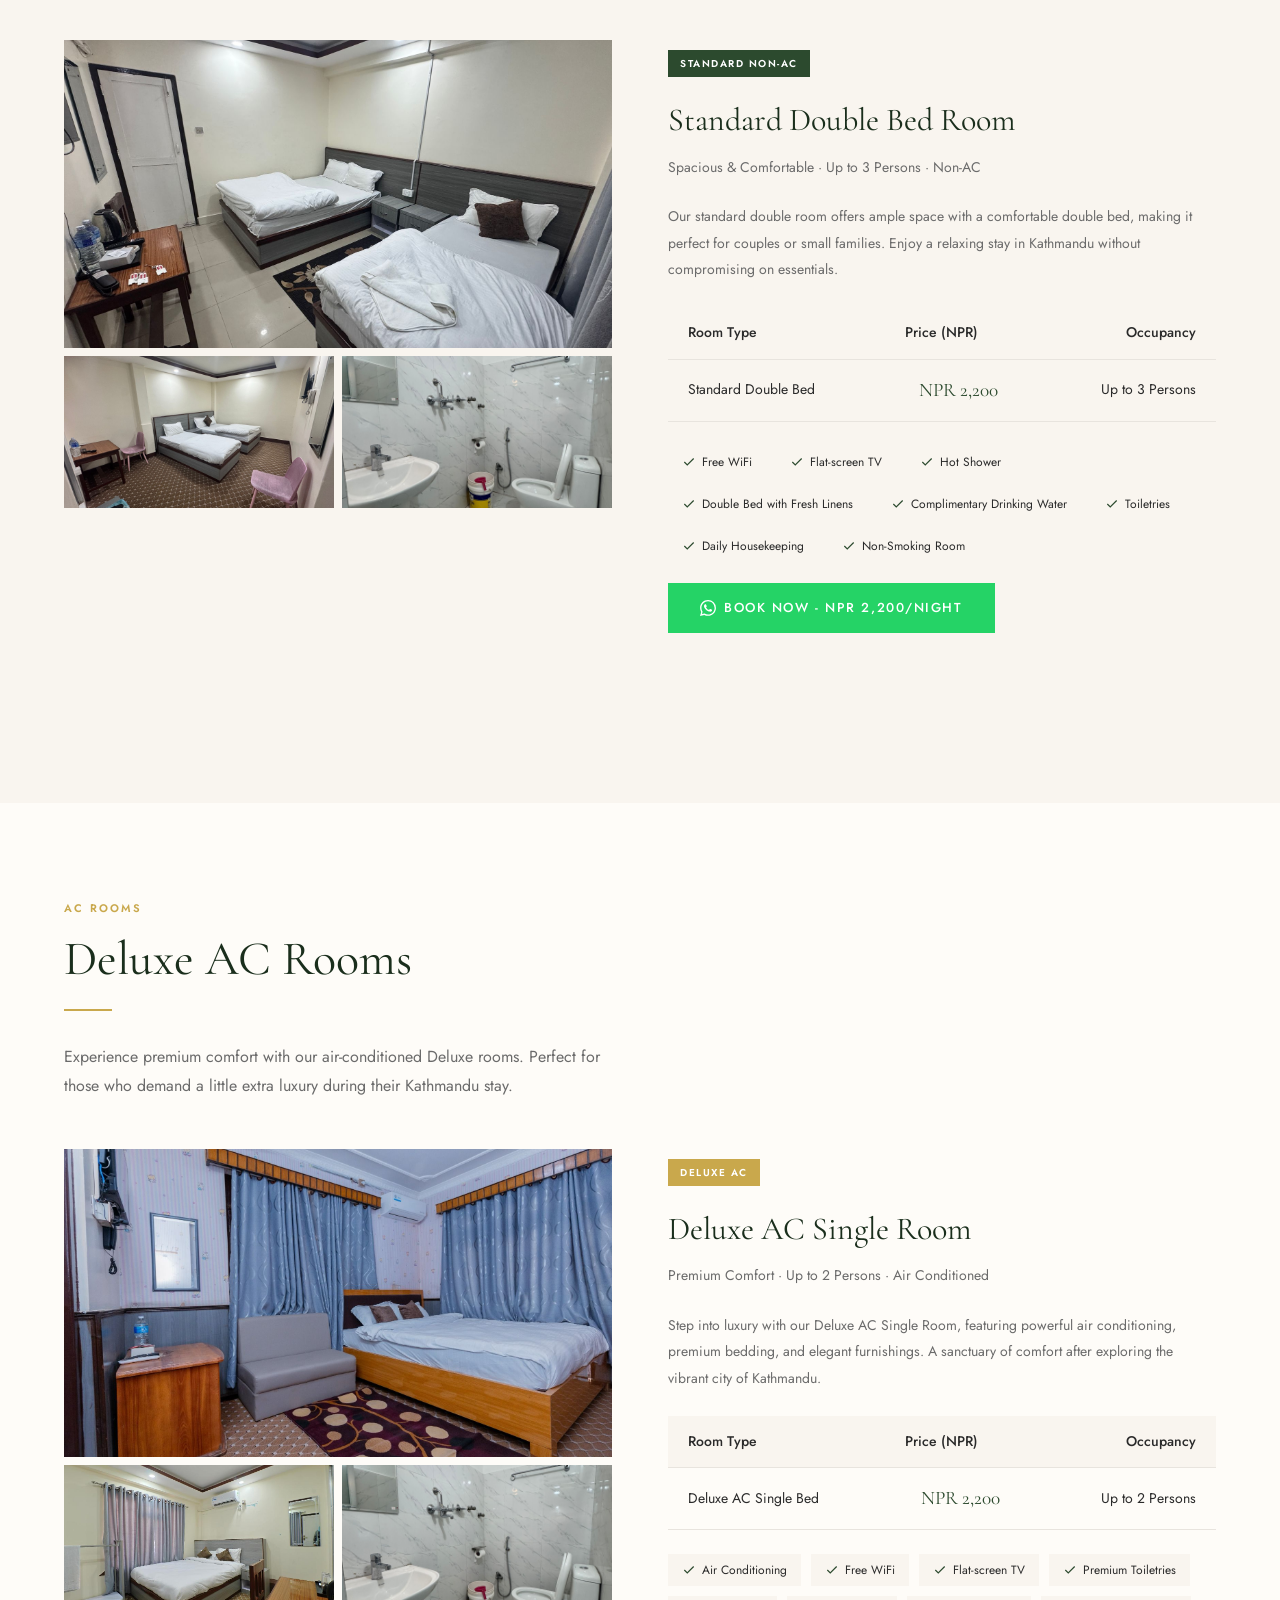
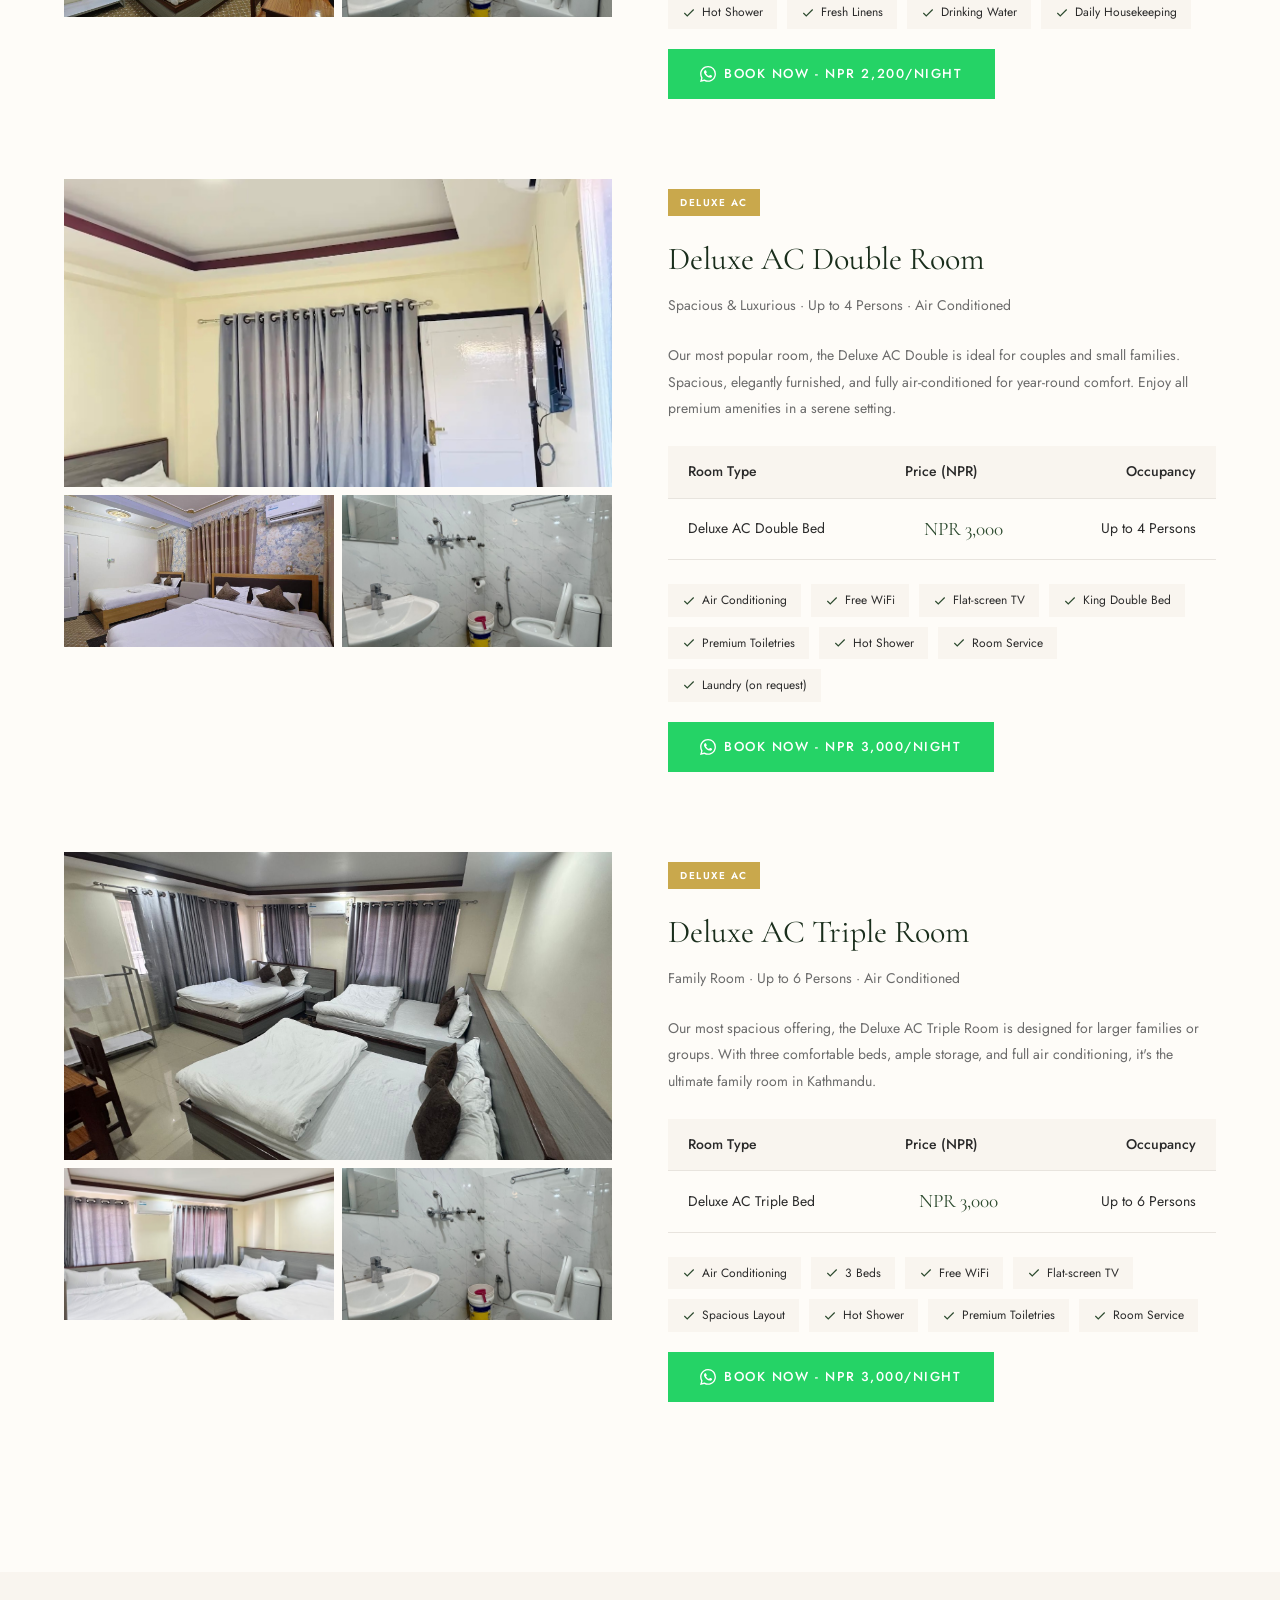
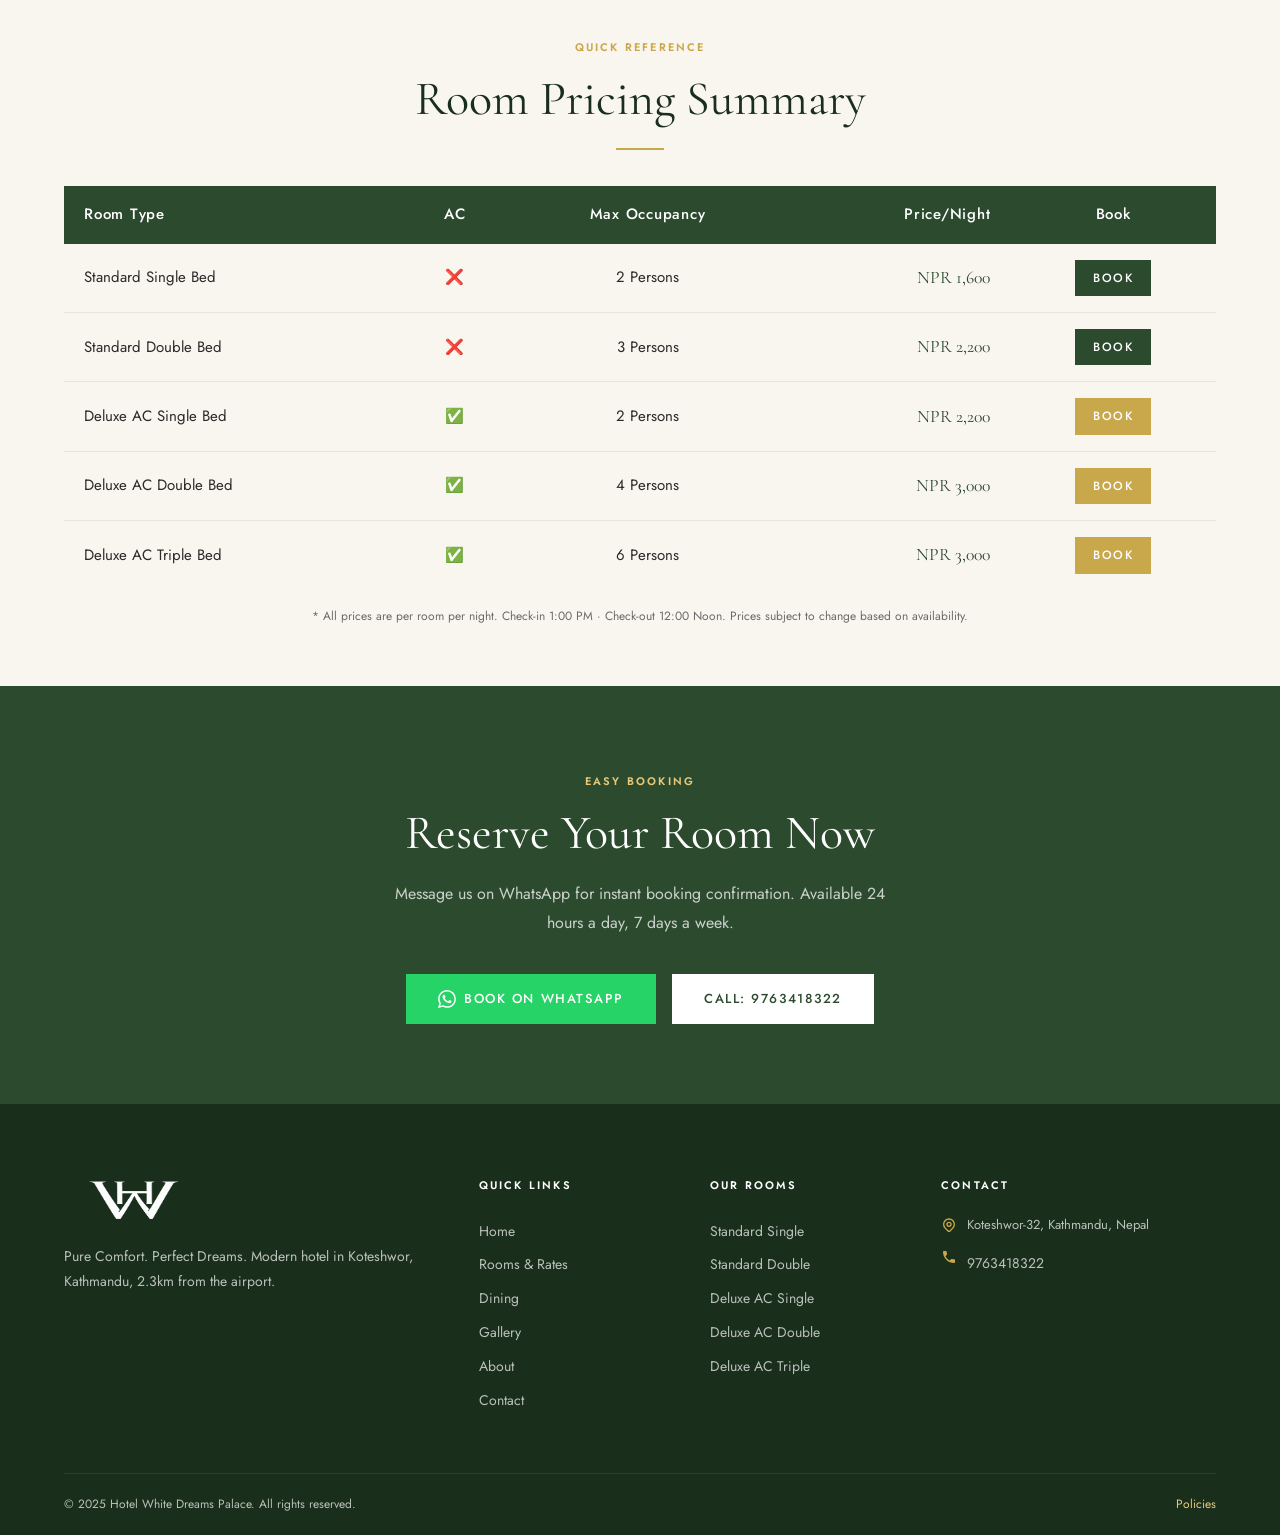
<file: rooms.html>
<!DOCTYPE html>
<html lang="en">
<head>
  <meta charset="UTF-8">
  <meta name="viewport" content="width=device-width, initial-scale=1.0">
  <title>Rooms & Rates | Hotel White Dreams Kathmandu | AC & Standard Rooms from NPR 1600</title>
  <meta name="description" content="Explore all room types at Hotel White Dreams, Koteshwor Kathmandu. Standard Non-AC rooms from NPR 1600, Deluxe AC rooms from NPR 2200. All rooms include free WiFi, TV, hot shower.">
  <meta name="keywords" content="hotel rooms Kathmandu, AC rooms near airport, budget rooms Kathmandu, hotel room prices Nepal, hotel white dreams rooms, deluxe rooms Koteshwor">
  <meta name="robots" content="index, follow">
  <link rel="canonical" href="https://hotelwhitedreams.com/rooms.html">
  <meta property="og:title" content="Rooms & Rates - Hotel White Dreams Kathmandu">
  <meta property="og:description" content="Standard & Deluxe AC rooms at Hotel White Dreams. Prices from NPR 1600/night. Free WiFi, hot shower, flat-screen TV included.">
  <meta property="og:image" content="https://hotelwhitedreams.com/img/white-dreams-ac-room-double-bed.png">
  <meta property="og:url" content="https://hotelwhitedreams.com/rooms.html">
  <meta property="og:type" content="website">
  <meta name="geo.region" content="NP-BA">
  <meta name="geo.placename" content="Kathmandu">
  <link rel="icon" type="image/x-icon" href="favicon/favicon.ico">
  <link rel="icon" type="image/png" sizes="32x32" href="favicon/favicon-32x32.png">
  <link rel="apple-touch-icon" sizes="180x180" href="favicon/apple-touch-icon.png">
  <link rel="manifest" href="favicon/site.webmanifest">

  <script type="application/ld+json">
  {
    "@context": "https://schema.org",
    "@type": "BreadcrumbList",
    "itemListElement": [
      {"@type":"ListItem","position":1,"name":"Home","item":"https://hotelwhitedreams.com/"},
      {"@type":"ListItem","position":2,"name":"Rooms","item":"https://hotelwhitedreams.com/rooms.html"}
    ]
  }
  </script>

  <link rel="stylesheet" href="css/style.css">
</head>
<body>

<!-- NAVBAR -->
<nav class="navbar dark-nav" id="navbar">
  <div class="container nav-inner">
    <a href="index.html" class="nav-logo"><img src="img/logo-black.png" alt="Hotel White Dreams" width="160" height="52" onerror="this.src='img/logo-white.png'"></a>
    <ul class="nav-links">
      <li><a href="index.html">Home</a></li>
      <li><a href="rooms.html" class="active">Rooms</a></li>
      <li><a href="dining.html">Dining</a></li>
      <li><a href="gallery.html">Gallery</a></li>
      <li><a href="about.html">About</a></li>
      <li><a href="contact.html">Contact</a></li>
    </ul>
    <a href="https://wa.link/jfdvxk" target="_blank" rel="noopener" class="btn nav-book">Book Now</a>
    <button class="hamburger" id="hamburger" aria-label="Open menu"><span></span><span></span><span></span></button>
  </div>
</nav>
<div class="mobile-nav" id="mobileNav">
  <button class="close-btn" id="closeBtn">✕</button>
  <a href="index.html">Home</a><a href="rooms.html">Rooms</a><a href="dining.html">Dining</a><a href="gallery.html">Gallery</a><a href="about.html">About</a><a href="contact.html">Contact</a>
  <a href="https://wa.link/jfdvxk" target="_blank" rel="noopener" style="color:#25D366;font-weight:600;margin-top:16px;">📱 Book via WhatsApp</a>
</div>
<div class="overlay" id="overlay"></div>

<!-- PAGE HERO -->
<div class="page-hero" style="padding-top:80px;" role="banner">
  <div class="page-hero-bg" style="background-image:url('img/white-dreams-ac-room-double-bed-1.jpg')" aria-hidden="true"></div>
  <div class="container page-hero-content">
    <span class="tag">Accommodations</span>
    <h1 class="section-title">Rooms & Rates</h1>
    <nav class="breadcrumb" aria-label="Breadcrumb">
      <a href="index.html">Home</a> <span>›</span> <span>Rooms</span>
    </nav>
  </div>
</div>

<!-- INTRO -->
<section class="section-pad-sm">
  <div class="container">
    <div class="text-center fade-in" style="max-width:680px;margin:0 auto;">
      <p style="font-size:16px;color:var(--mid-gray);line-height:1.9;">At Hotel White Dreams, we offer a range of carefully designed rooms to suit every traveller's need and budget. All rooms come with complimentary high-speed WiFi, flat-screen TV, hot shower, and daily housekeeping. Choose between our affordable Standard rooms or our premium Deluxe AC rooms.</p>
    </div>
  </div>
</section>

<!-- STANDARD ROOMS -->
<section class="section-pad rooms-bg" id="standard" aria-labelledby="standard-heading">
  <div class="container">
    <div class="fade-in" style="margin-bottom:48px;">
      <span class="tag">Non-AC Rooms</span>
      <h2 class="section-title" id="standard-heading">Standard Rooms</h2>
      <div class="divider" aria-hidden="true"></div>
      <p class="section-sub">Clean, comfortable, and value-packed. Our Standard Non-AC rooms are perfect for travellers looking for a pleasant stay without breaking the bank.</p>
    </div>

    <!-- Standard Single -->
    <div class="room-detail-grid fade-in" id="standard-single">
      <div class="room-gallery-mini" aria-label="Standard single room photos">
        <div class="main-img">
          <img src="img/white-dreams-normal-room-single-bed.jpg" alt="Standard Non-AC Single Bed Room at Hotel White Dreams - clean and comfortable" loading="lazy" width="800" height="450">
        </div>
        <div class="thumb"><img src="img/white-dreams-washroom.jpeg" alt="En-suite bathroom in standard room at Hotel White Dreams" loading="lazy" width="400" height="225"></div>
        <div class="thumb"><img src="img/white-dreams-normal-room-double-bed-1.jpeg" alt="Another standard room view at Hotel White Dreams" loading="lazy" width="400" height="225"></div>
      </div>
      <div class="room-detail-info">
        <span class="room-badge" style="position:static;display:inline-block;margin-bottom:16px;">Standard Non-AC</span>
        <h3 class="room-detail-title">Standard Single Bed Room</h3>
        <p class="room-detail-sub">Cozy & Comfortable · Up to 2 Persons · Non-AC</p>
        <p style="font-size:14px;color:var(--mid-gray);line-height:1.9;margin-bottom:20px;">A well-appointed standard room featuring a cozy single bed with fresh linens, attached bathroom with hot shower, and all essential amenities. Ideal for solo travellers and business guests seeking comfort at an affordable price in Kathmandu.</p>
        <div class="pricing-table" role="table" aria-label="Room pricing">
          <div class="pricing-row" role="row"><span>Room Type</span><span>Price (NPR)</span><span>Occupancy</span></div>
          <div class="pricing-row" role="row"><span>Standard Single Bed</span><span class="price">NPR 1,600</span><span>Up to 2 Persons</span></div>
        </div>
        <div class="amenities-list" role="list" aria-label="Room amenities">
          <span class="amenity-pill" role="listitem"><svg width="14" height="14" fill="none" stroke="currentColor" stroke-width="2" viewBox="0 0 24 24" aria-hidden="true"><polyline points="20 6 9 17 4 12"/></svg> Free WiFi</span>
          <span class="amenity-pill" role="listitem"><svg width="14" height="14" fill="none" stroke="currentColor" stroke-width="2" viewBox="0 0 24 24" aria-hidden="true"><polyline points="20 6 9 17 4 12"/></svg> Flat-screen TV</span>
          <span class="amenity-pill" role="listitem"><svg width="14" height="14" fill="none" stroke="currentColor" stroke-width="2" viewBox="0 0 24 24" aria-hidden="true"><polyline points="20 6 9 17 4 12"/></svg> Hot Shower</span>
          <span class="amenity-pill" role="listitem"><svg width="14" height="14" fill="none" stroke="currentColor" stroke-width="2" viewBox="0 0 24 24" aria-hidden="true"><polyline points="20 6 9 17 4 12"/></svg> Fresh Linens & Towels</span>
          <span class="amenity-pill" role="listitem"><svg width="14" height="14" fill="none" stroke="currentColor" stroke-width="2" viewBox="0 0 24 24" aria-hidden="true"><polyline points="20 6 9 17 4 12"/></svg> Complimentary Drinking Water</span>
          <span class="amenity-pill" role="listitem"><svg width="14" height="14" fill="none" stroke="currentColor" stroke-width="2" viewBox="0 0 24 24" aria-hidden="true"><polyline points="20 6 9 17 4 12"/></svg> Toiletries (Soap, Shampoo)</span>
          <span class="amenity-pill" role="listitem"><svg width="14" height="14" fill="none" stroke="currentColor" stroke-width="2" viewBox="0 0 24 24" aria-hidden="true"><polyline points="20 6 9 17 4 12"/></svg> Charging Points</span>
          <span class="amenity-pill" role="listitem"><svg width="14" height="14" fill="none" stroke="currentColor" stroke-width="2" viewBox="0 0 24 24" aria-hidden="true"><polyline points="20 6 9 17 4 12"/></svg> Daily Housekeeping</span>
          <span class="amenity-pill" role="listitem"><svg width="14" height="14" fill="none" stroke="currentColor" stroke-width="2" viewBox="0 0 24 24" aria-hidden="true"><polyline points="20 6 9 17 4 12"/></svg> Non-Smoking Room</span>
          <span class="amenity-pill" role="listitem"><svg width="14" height="14" fill="none" stroke="currentColor" stroke-width="2" viewBox="0 0 24 24" aria-hidden="true"><polyline points="20 6 9 17 4 12"/></svg> Mirror & Storage</span>
        </div>
        <a href="https://wa.link/jfdvxk" target="_blank" rel="noopener" class="btn btn-whatsapp" aria-label="Book Standard Single Room via WhatsApp">
          <svg width="16" height="16" fill="currentColor" viewBox="0 0 24 24" aria-hidden="true"><path d="M17.472 14.382c-.297-.149-1.758-.867-2.03-.967-.273-.099-.471-.148-.67.15-.197.297-.767.966-.94 1.164-.173.199-.347.223-.644.075-.297-.15-1.255-.463-2.39-1.475-.883-.788-1.48-1.761-1.653-2.059-.173-.297-.018-.458.13-.606.134-.133.298-.347.446-.52.149-.174.198-.298.298-.497.099-.198.05-.371-.025-.52-.075-.149-.669-1.612-.916-2.207-.242-.579-.487-.5-.669-.51-.173-.008-.371-.01-.57-.01-.198 0-.52.074-.792.372-.272.297-1.04 1.016-1.04 2.479 0 1.462 1.065 2.875 1.213 3.074.149.198 2.096 3.2 5.077 4.487.709.306 1.262.489 1.694.625.712.227 1.36.195 1.871.118.571-.085 1.758-.719 2.006-1.413.248-.694.248-1.289.173-1.413-.074-.124-.272-.198-.57-.347m-5.421 7.403h-.004a9.87 9.87 0 01-5.031-1.378l-.361-.214-3.741.982.998-3.648-.235-.374a9.86 9.86 0 01-1.51-5.26c.001-5.45 4.436-9.884 9.888-9.884 2.64 0 5.122 1.03 6.988 2.898a9.825 9.825 0 012.893 6.994c-.003 5.45-4.437 9.884-9.885 9.884m8.413-18.297A11.815 11.815 0 0012.05 0C5.495 0 .16 5.335.157 11.892c0 2.096.547 4.142 1.588 5.945L.057 24l6.305-1.654a11.882 11.882 0 005.683 1.448h.005c6.554 0 11.89-5.335 11.893-11.893a11.821 11.821 0 00-3.48-8.413z"/></svg>
          Book Now - NPR 1,600/night
        </a>
      </div>
    </div>

    <!-- Standard Double -->
    <div class="room-detail-grid fade-in" id="standard-double" style="margin-top:64px;">
      <div class="room-gallery-mini" aria-label="Standard double room photos">
        <div class="main-img"><img src="img/white-dreams-normal-room-double-bed.jpeg" alt="Standard Non-AC Double Bed Room at Hotel White Dreams Kathmandu" loading="lazy" width="800" height="450"></div>
        <div class="thumb"><img src="img/white-dreams-normal-room-double-bed-1.jpeg" alt="Another view of Standard Double Room at Hotel White Dreams" loading="lazy" width="400" height="225"></div>
        <div class="thumb"><img src="img/white-dreams-washroom.jpeg" alt="Bathroom attached to standard room at Hotel White Dreams" loading="lazy" width="400" height="225"></div>
      </div>
      <div class="room-detail-info">
        <span class="room-badge" style="position:static;display:inline-block;margin-bottom:16px;">Standard Non-AC</span>
        <h3 class="room-detail-title">Standard Double Bed Room</h3>
        <p class="room-detail-sub">Spacious & Comfortable · Up to 3 Persons · Non-AC</p>
        <p style="font-size:14px;color:var(--mid-gray);line-height:1.9;margin-bottom:20px;">Our standard double room offers ample space with a comfortable double bed, making it perfect for couples or small families. Enjoy a relaxing stay in Kathmandu without compromising on essentials.</p>
        <div class="pricing-table" role="table">
          <div class="pricing-row" role="row"><span>Room Type</span><span>Price (NPR)</span><span>Occupancy</span></div>
          <div class="pricing-row" role="row"><span>Standard Double Bed</span><span class="price">NPR 2,200</span><span>Up to 3 Persons</span></div>
        </div>
        <div class="amenities-list" role="list" aria-label="Room amenities">
          <span class="amenity-pill" role="listitem"><svg width="14" height="14" fill="none" stroke="currentColor" stroke-width="2" viewBox="0 0 24 24" aria-hidden="true"><polyline points="20 6 9 17 4 12"/></svg> Free WiFi</span>
          <span class="amenity-pill" role="listitem"><svg width="14" height="14" fill="none" stroke="currentColor" stroke-width="2" viewBox="0 0 24 24" aria-hidden="true"><polyline points="20 6 9 17 4 12"/></svg> Flat-screen TV</span>
          <span class="amenity-pill" role="listitem"><svg width="14" height="14" fill="none" stroke="currentColor" stroke-width="2" viewBox="0 0 24 24" aria-hidden="true"><polyline points="20 6 9 17 4 12"/></svg> Hot Shower</span>
          <span class="amenity-pill" role="listitem"><svg width="14" height="14" fill="none" stroke="currentColor" stroke-width="2" viewBox="0 0 24 24" aria-hidden="true"><polyline points="20 6 9 17 4 12"/></svg> Double Bed with Fresh Linens</span>
          <span class="amenity-pill" role="listitem"><svg width="14" height="14" fill="none" stroke="currentColor" stroke-width="2" viewBox="0 0 24 24" aria-hidden="true"><polyline points="20 6 9 17 4 12"/></svg> Complimentary Drinking Water</span>
          <span class="amenity-pill" role="listitem"><svg width="14" height="14" fill="none" stroke="currentColor" stroke-width="2" viewBox="0 0 24 24" aria-hidden="true"><polyline points="20 6 9 17 4 12"/></svg> Toiletries</span>
          <span class="amenity-pill" role="listitem"><svg width="14" height="14" fill="none" stroke="currentColor" stroke-width="2" viewBox="0 0 24 24" aria-hidden="true"><polyline points="20 6 9 17 4 12"/></svg> Daily Housekeeping</span>
          <span class="amenity-pill" role="listitem"><svg width="14" height="14" fill="none" stroke="currentColor" stroke-width="2" viewBox="0 0 24 24" aria-hidden="true"><polyline points="20 6 9 17 4 12"/></svg> Non-Smoking Room</span>
        </div>
        <a href="https://wa.link/jfdvxk" target="_blank" rel="noopener" class="btn btn-whatsapp" aria-label="Book Standard Double Room">
          <svg width="16" height="16" fill="currentColor" viewBox="0 0 24 24" aria-hidden="true"><path d="M17.472 14.382c-.297-.149-1.758-.867-2.03-.967-.273-.099-.471-.148-.67.15-.197.297-.767.966-.94 1.164-.173.199-.347.223-.644.075-.297-.15-1.255-.463-2.39-1.475-.883-.788-1.48-1.761-1.653-2.059-.173-.297-.018-.458.13-.606.134-.133.298-.347.446-.52.149-.174.198-.298.298-.497.099-.198.05-.371-.025-.52-.075-.149-.669-1.612-.916-2.207-.242-.579-.487-.5-.669-.51-.173-.008-.371-.01-.57-.01-.198 0-.52.074-.792.372-.272.297-1.04 1.016-1.04 2.479 0 1.462 1.065 2.875 1.213 3.074.149.198 2.096 3.2 5.077 4.487.709.306 1.262.489 1.694.625.712.227 1.36.195 1.871.118.571-.085 1.758-.719 2.006-1.413.248-.694.248-1.289.173-1.413-.074-.124-.272-.198-.57-.347m-5.421 7.403h-.004a9.87 9.87 0 01-5.031-1.378l-.361-.214-3.741.982.998-3.648-.235-.374a9.86 9.86 0 01-1.51-5.26c.001-5.45 4.436-9.884 9.888-9.884 2.64 0 5.122 1.03 6.988 2.898a9.825 9.825 0 012.893 6.994c-.003 5.45-4.437 9.884-9.885 9.884m8.413-18.297A11.815 11.815 0 0012.05 0C5.495 0 .16 5.335.157 11.892c0 2.096.547 4.142 1.588 5.945L.057 24l6.305-1.654a11.882 11.882 0 005.683 1.448h.005c6.554 0 11.89-5.335 11.893-11.893a11.821 11.821 0 00-3.48-8.413z"/></svg>
          Book Now - NPR 2,200/night
        </a>
      </div>
    </div>
  </div>
</section>

<!-- DELUXE ROOMS -->
<section class="section-pad" id="deluxe" aria-labelledby="deluxe-heading">
  <div class="container">
    <div class="fade-in" style="margin-bottom:48px;">
      <span class="tag">AC Rooms</span>
      <h2 class="section-title" id="deluxe-heading">Deluxe AC Rooms</h2>
      <div class="divider" aria-hidden="true"></div>
      <p class="section-sub">Experience premium comfort with our air-conditioned Deluxe rooms. Perfect for those who demand a little extra luxury during their Kathmandu stay.</p>
    </div>

    <!-- Deluxe Single -->
    <div class="room-detail-grid fade-in">
      <div class="room-gallery-mini" aria-label="Deluxe AC single room photos">
        <div class="main-img"><img src="img/white-dreams-ac-room-single-bed.jpg" alt="Deluxe AC Single Bed Room at Hotel White Dreams with air conditioning" loading="lazy" width="800" height="450"></div>
        <div class="thumb"><img src="img/white-dreams-ac-room-single-bed-1.jpg" alt="Another view of Deluxe AC Single Room at Hotel White Dreams Kathmandu" loading="lazy" width="400" height="225"></div>
        <div class="thumb"><img src="img/white-dreams-washroom.jpeg" alt="Bathroom in Deluxe AC room at Hotel White Dreams" loading="lazy" width="400" height="225"></div>
      </div>
      <div class="room-detail-info">
        <span class="room-badge" style="position:static;display:inline-block;margin-bottom:16px;background:var(--gold);">Deluxe AC</span>
        <h3 class="room-detail-title">Deluxe AC Single Room</h3>
        <p class="room-detail-sub">Premium Comfort · Up to 2 Persons · Air Conditioned</p>
        <p style="font-size:14px;color:var(--mid-gray);line-height:1.9;margin-bottom:20px;">Step into luxury with our Deluxe AC Single Room, featuring powerful air conditioning, premium bedding, and elegant furnishings. A sanctuary of comfort after exploring the vibrant city of Kathmandu.</p>
        <div class="pricing-table" role="table">
          <div class="pricing-row" role="row"><span>Room Type</span><span>Price (NPR)</span><span>Occupancy</span></div>
          <div class="pricing-row" role="row"><span>Deluxe AC Single Bed</span><span class="price">NPR 2,200</span><span>Up to 2 Persons</span></div>
        </div>
        <div class="amenities-list" role="list" aria-label="Room amenities">
          <span class="amenity-pill" role="listitem"><svg width="14" height="14" fill="none" stroke="currentColor" stroke-width="2" viewBox="0 0 24 24" aria-hidden="true"><polyline points="20 6 9 17 4 12"/></svg> Air Conditioning</span>
          <span class="amenity-pill" role="listitem"><svg width="14" height="14" fill="none" stroke="currentColor" stroke-width="2" viewBox="0 0 24 24" aria-hidden="true"><polyline points="20 6 9 17 4 12"/></svg> Free WiFi</span>
          <span class="amenity-pill" role="listitem"><svg width="14" height="14" fill="none" stroke="currentColor" stroke-width="2" viewBox="0 0 24 24" aria-hidden="true"><polyline points="20 6 9 17 4 12"/></svg> Flat-screen TV</span>
          <span class="amenity-pill" role="listitem"><svg width="14" height="14" fill="none" stroke="currentColor" stroke-width="2" viewBox="0 0 24 24" aria-hidden="true"><polyline points="20 6 9 17 4 12"/></svg> Premium Toiletries</span>
          <span class="amenity-pill" role="listitem"><svg width="14" height="14" fill="none" stroke="currentColor" stroke-width="2" viewBox="0 0 24 24" aria-hidden="true"><polyline points="20 6 9 17 4 12"/></svg> Hot Shower</span>
          <span class="amenity-pill" role="listitem"><svg width="14" height="14" fill="none" stroke="currentColor" stroke-width="2" viewBox="0 0 24 24" aria-hidden="true"><polyline points="20 6 9 17 4 12"/></svg> Fresh Linens</span>
          <span class="amenity-pill" role="listitem"><svg width="14" height="14" fill="none" stroke="currentColor" stroke-width="2" viewBox="0 0 24 24" aria-hidden="true"><polyline points="20 6 9 17 4 12"/></svg> Drinking Water</span>
          <span class="amenity-pill" role="listitem"><svg width="14" height="14" fill="none" stroke="currentColor" stroke-width="2" viewBox="0 0 24 24" aria-hidden="true"><polyline points="20 6 9 17 4 12"/></svg> Daily Housekeeping</span>
        </div>
        <a href="https://wa.link/jfdvxk" target="_blank" rel="noopener" class="btn btn-whatsapp" aria-label="Book Deluxe AC Single Room">
          <svg width="16" height="16" fill="currentColor" viewBox="0 0 24 24" aria-hidden="true"><path d="M17.472 14.382c-.297-.149-1.758-.867-2.03-.967-.273-.099-.471-.148-.67.15-.197.297-.767.966-.94 1.164-.173.199-.347.223-.644.075-.297-.15-1.255-.463-2.39-1.475-.883-.788-1.48-1.761-1.653-2.059-.173-.297-.018-.458.13-.606.134-.133.298-.347.446-.52.149-.174.198-.298.298-.497.099-.198.05-.371-.025-.52-.075-.149-.669-1.612-.916-2.207-.242-.579-.487-.5-.669-.51-.173-.008-.371-.01-.57-.01-.198 0-.52.074-.792.372-.272.297-1.04 1.016-1.04 2.479 0 1.462 1.065 2.875 1.213 3.074.149.198 2.096 3.2 5.077 4.487.709.306 1.262.489 1.694.625.712.227 1.36.195 1.871.118.571-.085 1.758-.719 2.006-1.413.248-.694.248-1.289.173-1.413-.074-.124-.272-.198-.57-.347m-5.421 7.403h-.004a9.87 9.87 0 01-5.031-1.378l-.361-.214-3.741.982.998-3.648-.235-.374a9.86 9.86 0 01-1.51-5.26c.001-5.45 4.436-9.884 9.888-9.884 2.64 0 5.122 1.03 6.988 2.898a9.825 9.825 0 012.893 6.994c-.003 5.45-4.437 9.884-9.885 9.884m8.413-18.297A11.815 11.815 0 0012.05 0C5.495 0 .16 5.335.157 11.892c0 2.096.547 4.142 1.588 5.945L.057 24l6.305-1.654a11.882 11.882 0 005.683 1.448h.005c6.554 0 11.89-5.335 11.893-11.893a11.821 11.821 0 00-3.48-8.413z"/></svg>
          Book Now - NPR 2,200/night
        </a>
      </div>
    </div>

    <!-- Deluxe Double -->
    <div class="room-detail-grid fade-in" style="margin-top:64px;">
      <div class="room-gallery-mini" aria-label="Deluxe AC double room photos">
        <div class="main-img"><img src="img/white-dreams-ac-room-double-bed.png" alt="Deluxe AC Double Bed Room at Hotel White Dreams Kathmandu - premium accommodation" loading="lazy" width="800" height="450"></div>
        <div class="thumb"><img src="img/white-dreams-ac-room-double-bed-1.jpg" alt="Deluxe AC Double Room interior view at Hotel White Dreams" loading="lazy" width="400" height="225"></div>
        <div class="thumb"><img src="img/white-dreams-washroom.jpeg" alt="En-suite bathroom in Deluxe AC room at Hotel White Dreams" loading="lazy" width="400" height="225"></div>
      </div>
      <div class="room-detail-info">
        <span class="room-badge" style="position:static;display:inline-block;margin-bottom:16px;background:var(--gold);">Deluxe AC</span>
        <h3 class="room-detail-title">Deluxe AC Double Room</h3>
        <p class="room-detail-sub">Spacious & Luxurious · Up to 4 Persons · Air Conditioned</p>
        <p style="font-size:14px;color:var(--mid-gray);line-height:1.9;margin-bottom:20px;">Our most popular room, the Deluxe AC Double is ideal for couples and small families. Spacious, elegantly furnished, and fully air-conditioned for year-round comfort. Enjoy all premium amenities in a serene setting.</p>
        <div class="pricing-table" role="table">
          <div class="pricing-row" role="row"><span>Room Type</span><span>Price (NPR)</span><span>Occupancy</span></div>
          <div class="pricing-row" role="row"><span>Deluxe AC Double Bed</span><span class="price">NPR 3,000</span><span>Up to 4 Persons</span></div>
        </div>
        <div class="amenities-list" role="list" aria-label="Room amenities">
          <span class="amenity-pill" role="listitem"><svg width="14" height="14" fill="none" stroke="currentColor" stroke-width="2" viewBox="0 0 24 24" aria-hidden="true"><polyline points="20 6 9 17 4 12"/></svg> Air Conditioning</span>
          <span class="amenity-pill" role="listitem"><svg width="14" height="14" fill="none" stroke="currentColor" stroke-width="2" viewBox="0 0 24 24" aria-hidden="true"><polyline points="20 6 9 17 4 12"/></svg> Free WiFi</span>
          <span class="amenity-pill" role="listitem"><svg width="14" height="14" fill="none" stroke="currentColor" stroke-width="2" viewBox="0 0 24 24" aria-hidden="true"><polyline points="20 6 9 17 4 12"/></svg> Flat-screen TV</span>
          <span class="amenity-pill" role="listitem"><svg width="14" height="14" fill="none" stroke="currentColor" stroke-width="2" viewBox="0 0 24 24" aria-hidden="true"><polyline points="20 6 9 17 4 12"/></svg> King Double Bed</span>
          <span class="amenity-pill" role="listitem"><svg width="14" height="14" fill="none" stroke="currentColor" stroke-width="2" viewBox="0 0 24 24" aria-hidden="true"><polyline points="20 6 9 17 4 12"/></svg> Premium Toiletries</span>
          <span class="amenity-pill" role="listitem"><svg width="14" height="14" fill="none" stroke="currentColor" stroke-width="2" viewBox="0 0 24 24" aria-hidden="true"><polyline points="20 6 9 17 4 12"/></svg> Hot Shower</span>
          <span class="amenity-pill" role="listitem"><svg width="14" height="14" fill="none" stroke="currentColor" stroke-width="2" viewBox="0 0 24 24" aria-hidden="true"><polyline points="20 6 9 17 4 12"/></svg> Room Service</span>
          <span class="amenity-pill" role="listitem"><svg width="14" height="14" fill="none" stroke="currentColor" stroke-width="2" viewBox="0 0 24 24" aria-hidden="true"><polyline points="20 6 9 17 4 12"/></svg> Laundry (on request)</span>
        </div>
        <a href="https://wa.link/jfdvxk" target="_blank" rel="noopener" class="btn btn-whatsapp" aria-label="Book Deluxe AC Double Room">
          <svg width="16" height="16" fill="currentColor" viewBox="0 0 24 24" aria-hidden="true"><path d="M17.472 14.382c-.297-.149-1.758-.867-2.03-.967-.273-.099-.471-.148-.67.15-.197.297-.767.966-.94 1.164-.173.199-.347.223-.644.075-.297-.15-1.255-.463-2.39-1.475-.883-.788-1.48-1.761-1.653-2.059-.173-.297-.018-.458.13-.606.134-.133.298-.347.446-.52.149-.174.198-.298.298-.497.099-.198.05-.371-.025-.52-.075-.149-.669-1.612-.916-2.207-.242-.579-.487-.5-.669-.51-.173-.008-.371-.01-.57-.01-.198 0-.52.074-.792.372-.272.297-1.04 1.016-1.04 2.479 0 1.462 1.065 2.875 1.213 3.074.149.198 2.096 3.2 5.077 4.487.709.306 1.262.489 1.694.625.712.227 1.36.195 1.871.118.571-.085 1.758-.719 2.006-1.413.248-.694.248-1.289.173-1.413-.074-.124-.272-.198-.57-.347m-5.421 7.403h-.004a9.87 9.87 0 01-5.031-1.378l-.361-.214-3.741.982.998-3.648-.235-.374a9.86 9.86 0 01-1.51-5.26c.001-5.45 4.436-9.884 9.888-9.884 2.64 0 5.122 1.03 6.988 2.898a9.825 9.825 0 012.893 6.994c-.003 5.45-4.437 9.884-9.885 9.884m8.413-18.297A11.815 11.815 0 0012.05 0C5.495 0 .16 5.335.157 11.892c0 2.096.547 4.142 1.588 5.945L.057 24l6.305-1.654a11.882 11.882 0 005.683 1.448h.005c6.554 0 11.89-5.335 11.893-11.893a11.821 11.821 0 00-3.48-8.413z"/></svg>
          Book Now - NPR 3,000/night
        </a>
      </div>
    </div>

    <!-- Deluxe Triple -->
    <div class="room-detail-grid fade-in" style="margin-top:64px;">
      <div class="room-gallery-mini" aria-label="Deluxe AC triple room photos">
        <div class="main-img"><img src="img/white-dreams-ac-room-triple-bed.jpeg" alt="Deluxe AC Triple Bed Room at Hotel White Dreams - perfect for families" loading="lazy" width="800" height="450"></div>
        <div class="thumb"><img src="img/white-dreams-ac-room-triple-bed-1.png" alt="Triple room at Hotel White Dreams Kathmandu with three beds" loading="lazy" width="400" height="225"></div>
        <div class="thumb"><img src="img/white-dreams-washroom.jpeg" alt="En-suite bathroom in Triple AC room" loading="lazy" width="400" height="225"></div>
      </div>
      <div class="room-detail-info">
        <span class="room-badge" style="position:static;display:inline-block;margin-bottom:16px;background:var(--gold);">Deluxe AC</span>
        <h3 class="room-detail-title">Deluxe AC Triple Room</h3>
        <p class="room-detail-sub">Family Room · Up to 6 Persons · Air Conditioned</p>
        <p style="font-size:14px;color:var(--mid-gray);line-height:1.9;margin-bottom:20px;">Our most spacious offering, the Deluxe AC Triple Room is designed for larger families or groups. With three comfortable beds, ample storage, and full air conditioning, it's the ultimate family room in Kathmandu.</p>
        <div class="pricing-table" role="table">
          <div class="pricing-row" role="row"><span>Room Type</span><span>Price (NPR)</span><span>Occupancy</span></div>
          <div class="pricing-row" role="row"><span>Deluxe AC Triple Bed</span><span class="price">NPR 3,000</span><span>Up to 6 Persons</span></div>
        </div>
        <div class="amenities-list" role="list" aria-label="Room amenities">
          <span class="amenity-pill" role="listitem"><svg width="14" height="14" fill="none" stroke="currentColor" stroke-width="2" viewBox="0 0 24 24" aria-hidden="true"><polyline points="20 6 9 17 4 12"/></svg> Air Conditioning</span>
          <span class="amenity-pill" role="listitem"><svg width="14" height="14" fill="none" stroke="currentColor" stroke-width="2" viewBox="0 0 24 24" aria-hidden="true"><polyline points="20 6 9 17 4 12"/></svg> 3 Beds</span>
          <span class="amenity-pill" role="listitem"><svg width="14" height="14" fill="none" stroke="currentColor" stroke-width="2" viewBox="0 0 24 24" aria-hidden="true"><polyline points="20 6 9 17 4 12"/></svg> Free WiFi</span>
          <span class="amenity-pill" role="listitem"><svg width="14" height="14" fill="none" stroke="currentColor" stroke-width="2" viewBox="0 0 24 24" aria-hidden="true"><polyline points="20 6 9 17 4 12"/></svg> Flat-screen TV</span>
          <span class="amenity-pill" role="listitem"><svg width="14" height="14" fill="none" stroke="currentColor" stroke-width="2" viewBox="0 0 24 24" aria-hidden="true"><polyline points="20 6 9 17 4 12"/></svg> Spacious Layout</span>
          <span class="amenity-pill" role="listitem"><svg width="14" height="14" fill="none" stroke="currentColor" stroke-width="2" viewBox="0 0 24 24" aria-hidden="true"><polyline points="20 6 9 17 4 12"/></svg> Hot Shower</span>
          <span class="amenity-pill" role="listitem"><svg width="14" height="14" fill="none" stroke="currentColor" stroke-width="2" viewBox="0 0 24 24" aria-hidden="true"><polyline points="20 6 9 17 4 12"/></svg> Premium Toiletries</span>
          <span class="amenity-pill" role="listitem"><svg width="14" height="14" fill="none" stroke="currentColor" stroke-width="2" viewBox="0 0 24 24" aria-hidden="true"><polyline points="20 6 9 17 4 12"/></svg> Room Service</span>
        </div>
        <a href="https://wa.link/jfdvxk" target="_blank" rel="noopener" class="btn btn-whatsapp" aria-label="Book Deluxe AC Triple Room">
          <svg width="16" height="16" fill="currentColor" viewBox="0 0 24 24" aria-hidden="true"><path d="M17.472 14.382c-.297-.149-1.758-.867-2.03-.967-.273-.099-.471-.148-.67.15-.197.297-.767.966-.94 1.164-.173.199-.347.223-.644.075-.297-.15-1.255-.463-2.39-1.475-.883-.788-1.48-1.761-1.653-2.059-.173-.297-.018-.458.13-.606.134-.133.298-.347.446-.52.149-.174.198-.298.298-.497.099-.198.05-.371-.025-.52-.075-.149-.669-1.612-.916-2.207-.242-.579-.487-.5-.669-.51-.173-.008-.371-.01-.57-.01-.198 0-.52.074-.792.372-.272.297-1.04 1.016-1.04 2.479 0 1.462 1.065 2.875 1.213 3.074.149.198 2.096 3.2 5.077 4.487.709.306 1.262.489 1.694.625.712.227 1.36.195 1.871.118.571-.085 1.758-.719 2.006-1.413.248-.694.248-1.289.173-1.413-.074-.124-.272-.198-.57-.347m-5.421 7.403h-.004a9.87 9.87 0 01-5.031-1.378l-.361-.214-3.741.982.998-3.648-.235-.374a9.86 9.86 0 01-1.51-5.26c.001-5.45 4.436-9.884 9.888-9.884 2.64 0 5.122 1.03 6.988 2.898a9.825 9.825 0 012.893 6.994c-.003 5.45-4.437 9.884-9.885 9.884m8.413-18.297A11.815 11.815 0 0012.05 0C5.495 0 .16 5.335.157 11.892c0 2.096.547 4.142 1.588 5.945L.057 24l6.305-1.654a11.882 11.882 0 005.683 1.448h.005c6.554 0 11.89-5.335 11.893-11.893a11.821 11.821 0 00-3.48-8.413z"/></svg>
          Book Now - NPR 3,000/night
        </a>
      </div>
    </div>
  </div>
</section>

<!-- PRICE SUMMARY TABLE -->
<section class="section-pad-sm rooms-bg" aria-labelledby="price-table-heading">
  <div class="container">
    <div class="text-center fade-in" style="margin-bottom:36px;">
      <span class="tag">Quick Reference</span>
      <h2 class="section-title" id="price-table-heading">Room Pricing Summary</h2>
      <div class="divider" aria-hidden="true"></div>
    </div>
    <div style="overflow-x:auto;" class="fade-in">
      <table style="width:100%;border-collapse:collapse;font-size:15px;" role="table" aria-label="Complete room pricing table">
        <thead>
          <tr style="background:var(--forest);color:#fff;">
            <th style="padding:16px 20px;text-align:left;font-weight:500;letter-spacing:0.05em;">Room Type</th>
            <th style="padding:16px 20px;text-align:center;font-weight:500;letter-spacing:0.05em;">AC</th>
            <th style="padding:16px 20px;text-align:center;font-weight:500;letter-spacing:0.05em;">Max Occupancy</th>
            <th style="padding:16px 20px;text-align:right;font-weight:500;letter-spacing:0.05em;">Price/Night</th>
            <th style="padding:16px 20px;text-align:center;font-weight:500;letter-spacing:0.05em;">Book</th>
          </tr>
        </thead>
        <tbody>
          <tr style="border-bottom:1px solid var(--light-gray);">
            <td style="padding:16px 20px;">Standard Single Bed</td>
            <td style="padding:16px 20px;text-align:center;">❌</td>
            <td style="padding:16px 20px;text-align:center;">2 Persons</td>
            <td style="padding:16px 20px;text-align:right;font-family:var(--font-display);font-size:1.1rem;color:var(--forest);">NPR 1,600</td>
            <td style="padding:16px 20px;text-align:center;"><a href="https://wa.link/jfdvxk" target="_blank" rel="noopener" class="btn btn-primary" style="padding:8px 18px;font-size:12px;" aria-label="Book Standard Single">Book</a></td>
          </tr>
          <tr style="border-bottom:1px solid var(--light-gray);background:var(--cream);">
            <td style="padding:16px 20px;">Standard Double Bed</td>
            <td style="padding:16px 20px;text-align:center;">❌</td>
            <td style="padding:16px 20px;text-align:center;">3 Persons</td>
            <td style="padding:16px 20px;text-align:right;font-family:var(--font-display);font-size:1.1rem;color:var(--forest);">NPR 2,200</td>
            <td style="padding:16px 20px;text-align:center;"><a href="https://wa.link/jfdvxk" target="_blank" rel="noopener" class="btn btn-primary" style="padding:8px 18px;font-size:12px;" aria-label="Book Standard Double">Book</a></td>
          </tr>
          <tr style="border-bottom:1px solid var(--light-gray);">
            <td style="padding:16px 20px;">Deluxe AC Single Bed</td>
            <td style="padding:16px 20px;text-align:center;">✅</td>
            <td style="padding:16px 20px;text-align:center;">2 Persons</td>
            <td style="padding:16px 20px;text-align:right;font-family:var(--font-display);font-size:1.1rem;color:var(--forest);">NPR 2,200</td>
            <td style="padding:16px 20px;text-align:center;"><a href="https://wa.link/jfdvxk" target="_blank" rel="noopener" class="btn btn-gold" style="padding:8px 18px;font-size:12px;" aria-label="Book Deluxe AC Single">Book</a></td>
          </tr>
          <tr style="border-bottom:1px solid var(--light-gray);background:var(--cream);">
            <td style="padding:16px 20px;">Deluxe AC Double Bed</td>
            <td style="padding:16px 20px;text-align:center;">✅</td>
            <td style="padding:16px 20px;text-align:center;">4 Persons</td>
            <td style="padding:16px 20px;text-align:right;font-family:var(--font-display);font-size:1.1rem;color:var(--forest);">NPR 3,000</td>
            <td style="padding:16px 20px;text-align:center;"><a href="https://wa.link/jfdvxk" target="_blank" rel="noopener" class="btn btn-gold" style="padding:8px 18px;font-size:12px;" aria-label="Book Deluxe AC Double">Book</a></td>
          </tr>
          <tr>
            <td style="padding:16px 20px;">Deluxe AC Triple Bed</td>
            <td style="padding:16px 20px;text-align:center;">✅</td>
            <td style="padding:16px 20px;text-align:center;">6 Persons</td>
            <td style="padding:16px 20px;text-align:right;font-family:var(--font-display);font-size:1.1rem;color:var(--forest);">NPR 3,000</td>
            <td style="padding:16px 20px;text-align:center;"><a href="https://wa.link/jfdvxk" target="_blank" rel="noopener" class="btn btn-gold" style="padding:8px 18px;font-size:12px;" aria-label="Book Deluxe AC Triple">Book</a></td>
          </tr>
        </tbody>
      </table>
    </div>
    <p style="font-size:12px;color:var(--mid-gray);margin-top:16px;text-align:center;">* All prices are per room per night. Check-in 1:00 PM · Check-out 12:00 Noon. Prices subject to change based on availability.</p>
  </div>
</section>

<!-- CTA -->
<section class="cta-banner" aria-labelledby="rooms-cta-heading">
  <div class="container">
    <span class="tag">Easy Booking</span>
    <h2 class="section-title" id="rooms-cta-heading">Reserve Your Room Now</h2>
    <p class="section-sub">Message us on WhatsApp for instant booking confirmation. Available 24 hours a day, 7 days a week.</p>
    <div class="cta-btns">
      <a href="https://wa.link/jfdvxk" target="_blank" rel="noopener" class="btn btn-whatsapp" aria-label="Book a room on WhatsApp">
        <svg width="18" height="18" fill="currentColor" viewBox="0 0 24 24" aria-hidden="true"><path d="M17.472 14.382c-.297-.149-1.758-.867-2.03-.967-.273-.099-.471-.148-.67.15-.197.297-.767.966-.94 1.164-.173.199-.347.223-.644.075-.297-.15-1.255-.463-2.39-1.475-.883-.788-1.48-1.761-1.653-2.059-.173-.297-.018-.458.13-.606.134-.133.298-.347.446-.52.149-.174.198-.298.298-.497.099-.198.05-.371-.025-.52-.075-.149-.669-1.612-.916-2.207-.242-.579-.487-.5-.669-.51-.173-.008-.371-.01-.57-.01-.198 0-.52.074-.792.372-.272.297-1.04 1.016-1.04 2.479 0 1.462 1.065 2.875 1.213 3.074.149.198 2.096 3.2 5.077 4.487.709.306 1.262.489 1.694.625.712.227 1.36.195 1.871.118.571-.085 1.758-.719 2.006-1.413.248-.694.248-1.289.173-1.413-.074-.124-.272-.198-.57-.347m-5.421 7.403h-.004a9.87 9.87 0 01-5.031-1.378l-.361-.214-3.741.982.998-3.648-.235-.374a9.86 9.86 0 01-1.51-5.26c.001-5.45 4.436-9.884 9.888-9.884 2.64 0 5.122 1.03 6.988 2.898a9.825 9.825 0 012.893 6.994c-.003 5.45-4.437 9.884-9.885 9.884m8.413-18.297A11.815 11.815 0 0012.05 0C5.495 0 .16 5.335.157 11.892c0 2.096.547 4.142 1.588 5.945L.057 24l6.305-1.654a11.882 11.882 0 005.683 1.448h.005c6.554 0 11.89-5.335 11.893-11.893a11.821 11.821 0 00-3.48-8.413z"/></svg>
        Book on WhatsApp
      </a>
      <a href="tel:+9779763418322" class="btn btn-white" aria-label="Call us">Call: 9763418322</a>
    </div>
  </div>
</section>

<!-- FOOTER -->
<footer role="contentinfo">
  <div class="container">
    <div class="footer-grid">
      <div class="footer-brand">
        <img src="img/logo-white.png" alt="Hotel White Dreams Logo" width="140" height="45" onerror="this.src='img/logo-black.png';this.style.filter='invert(1)'">
        <p style="margin-top:16px;">Pure Comfort. Perfect Dreams. Modern hotel in Koteshwor, Kathmandu, 2.3km from the airport.</p>
      </div>
      <div class="footer-col">
        <h5>Quick Links</h5>
        <a href="index.html">Home</a><a href="rooms.html">Rooms & Rates</a><a href="dining.html">Dining</a><a href="gallery.html">Gallery</a><a href="about.html">About</a><a href="contact.html">Contact</a>
      </div>
      <div class="footer-col">
        <h5>Our Rooms</h5>
        <a href="rooms.html#standard">Standard Single</a><a href="rooms.html#standard">Standard Double</a><a href="rooms.html#deluxe">Deluxe AC Single</a><a href="rooms.html#deluxe">Deluxe AC Double</a><a href="rooms.html#deluxe">Deluxe AC Triple</a>
      </div>
      <div class="footer-col">
        <h5>Contact</h5>
        <div class="footer-contact-item"><svg width="16" height="16" fill="none" stroke="currentColor" stroke-width="2" viewBox="0 0 24 24" aria-hidden="true"><path d="M17.657 16.657L13.414 20.9a1.998 1.998 0 01-2.827 0l-4.244-4.243a8 8 0 1111.314 0z"/><path d="M15 11a3 3 0 11-6 0 3 3 0 016 0z"/></svg><span>Koteshwor-32, Kathmandu, Nepal</span></div>
        <div class="footer-contact-item"><svg width="16" height="16" viewBox="0 0 24 24" fill="currentColor" aria-hidden="true"><path d="M6.62 10.79c1.44 2.83 3.76 5.14 6.59 6.59l2.2-2.2c.27-.27.67-.36 1.02-.24 1.12.37 2.33.57 3.57.57.55 0 1 .45 1 1V20c0 .55-.45 1-1 1-9.39 0-17-7.61-17-17 0-.55.45-1 1-1h3.5c.55 0 1 .45 1 1 0 1.25.2 2.45.57 3.57.11.35.03.74-.25 1.02l-2.2 2.2z"/></svg><span><a href="tel:+9779763418322" style="color:inherit;">9763418322</a></span></div>
      </div>
    </div>
    <div class="footer-bottom">
      <p>© 2025 Hotel White Dreams Palace. All rights reserved.</p>
      <p><a href="contact.html#policies">Policies</a></p>
    </div>
  </div>
</footer>

<script src="js/components.js"></script>
<script src="js/main.js"></script>
</body>
</html>
</file>
<file: css/style.css>
/* =============================================
   HOTEL WHITE DREAMS - Main Stylesheet
   hotelwhitedreams.com
   ============================================= */

@import url('https://fonts.googleapis.com/css2?family=Cormorant+Garamond:ital,wght@0,300;0,400;0,600;1,300;1,400&family=Jost:wght@300;400;500;600&display=swap');

:root {
  --forest: #2C4A2E;
  --forest-light: #3D6B40;
  --forest-deep: #1A2E1C;
  --gold: #C9A84C;
  --gold-light: #E8C97A;
  --cream: #F9F5EF;
  --warm-white: #FEFCF8;
  --charcoal: #2A2A2A;
  --mid-gray: #6B6B6B;
  --light-gray: #E8E4DE;
  --shadow-soft: 0 4px 24px rgba(44,74,46,0.10);
  --shadow-card: 0 8px 40px rgba(0,0,0,0.12);
  --transition: all 0.35s cubic-bezier(0.25, 0.46, 0.45, 0.94);
  --font-display: 'Cormorant Garamond', Georgia, serif;
  --font-body: 'Jost', sans-serif;
}

*, *::before, *::after { box-sizing: border-box; margin: 0; padding: 0; }

html { scroll-behavior: smooth; font-size: 16px; }

body {
  font-family: var(--font-body);
  color: var(--charcoal);
  background: var(--warm-white);
  line-height: 1.7;
  overflow-x: hidden;
}

img { max-width: 100%; height: auto; display: block; }
a { text-decoration: none; color: inherit; }
ul { list-style: none; }

/* ── UTILITIES ── */
.container { max-width: 1200px; margin: 0 auto; padding: 0 24px; }
.section-pad { padding: 90px 0; }
.section-pad-sm { padding: 60px 0; }

.tag {
  display: inline-block;
  font-family: var(--font-body);
  font-size: 11px;
  font-weight: 600;
  letter-spacing: 0.2em;
  text-transform: uppercase;
  color: var(--gold);
  margin-bottom: 14px;
}
.section-title {
  font-family: var(--font-display);
  font-size: clamp(2rem, 4vw, 3rem);
  font-weight: 400;
  color: var(--forest-deep);
  line-height: 1.2;
  margin-bottom: 18px;
}
.section-sub {
  font-size: 1rem;
  color: var(--mid-gray);
  max-width: 560px;
  line-height: 1.8;
}
.text-center { text-align: center; }
.text-center .section-sub { margin: 0 auto; }

.divider {
  width: 48px; height: 2px;
  background: var(--gold);
  margin: 20px 0 32px;
}
.text-center .divider { margin: 20px auto 32px; }

/* ── BUTTONS ── */
.btn {
  display: inline-flex; align-items: center; gap: 8px;
  font-family: var(--font-body);
  font-size: 13px; font-weight: 500;
  letter-spacing: 0.12em; text-transform: uppercase;
  padding: 14px 32px;
  border: none; cursor: pointer;
  transition: var(--transition);
  text-decoration: none;
}
.btn-primary {
  background: var(--forest);
  color: #fff;
}
.btn-primary:hover {
  background: var(--forest-light);
  transform: translateY(-2px);
  box-shadow: 0 8px 24px rgba(44,74,46,0.25);
}
.btn-outline {
  background: transparent;
  color: var(--forest);
  border: 1.5px solid var(--forest);
}
.btn-outline:hover {
  background: var(--forest);
  color: #fff;
}
.btn-gold {
  background: var(--gold);
  color: #fff;
}
.btn-gold:hover {
  background: var(--gold-light);
  transform: translateY(-2px);
  box-shadow: 0 8px 24px rgba(201,168,76,0.3);
}
.btn-whatsapp {
  background: #25D366;
  color: #fff;
}
.btn-whatsapp:hover {
  background: #1ebe5a;
  transform: translateY(-2px);
}

/* ── NAVBAR ── */
.navbar {
  position: fixed; top: 0; left: 0; right: 0;
  z-index: 1000;
  padding: 20px 0;
  transition: var(--transition);
}
.navbar.scrolled {
  background: rgba(255,255,255,0.97);
  padding: 12px 0;
  box-shadow: 0 2px 20px rgba(0,0,0,0.08);
  backdrop-filter: blur(12px);
}
.navbar.dark-nav {
  background: rgba(255,255,255,0.97);
  padding: 14px 0;
  box-shadow: 0 2px 20px rgba(0,0,0,0.08);
}
.nav-inner {
  display: flex; align-items: center; justify-content: space-between;
}
.nav-logo img { height: 52px; width: auto; transition: var(--transition); }
.navbar.scrolled .nav-logo img { height: 42px; }

.nav-links { display: flex; align-items: center; gap: 36px; }
.nav-links a {
  font-size: 13px; font-weight: 500;
  letter-spacing: 0.1em; text-transform: uppercase;
  color: var(--charcoal);
  transition: var(--transition);
  position: relative;
}
.nav-links a::after {
  content: '';
  position: absolute; bottom: -4px; left: 0;
  width: 0; height: 1.5px;
  background: var(--gold);
  transition: var(--transition);
}
.nav-links a:hover::after,
.nav-links a.active::after { width: 100%; }
.nav-links a:hover, .nav-links a.active { color: var(--forest); }

.navbar:not(.scrolled):not(.dark-nav) .nav-links a { color: rgba(255,255,255,0.9); }
.navbar:not(.scrolled):not(.dark-nav) .nav-links a:hover { color: #fff; }
.navbar:not(.scrolled):not(.dark-nav) .nav-links a::after { background: #fff; }

.nav-book {
  display: inline-flex; align-items: center;
  font-size: 12px; font-weight: 500;
  letter-spacing: 0.15em; text-transform: uppercase;
  padding: 10px 22px;
  background: var(--gold);
  color: #fff;
  transition: var(--transition);
}
.nav-book:hover { background: var(--gold-light); transform: translateY(-1px); }

.hamburger {
  display: none;
  flex-direction: column; gap: 5px;
  background: none; border: none; cursor: pointer; padding: 4px;
}
.hamburger span { width: 24px; height: 1.5px; background: var(--charcoal); transition: var(--transition); }
.navbar:not(.scrolled):not(.dark-nav) .hamburger span { background: #fff; }

/* ── MOBILE NAV ── */
.mobile-nav {
  position: fixed; top: 0; right: -100%; bottom: 0;
  width: 280px;
  background: var(--warm-white);
  z-index: 2000;
  padding: 80px 32px 32px;
  transition: var(--transition);
  box-shadow: -4px 0 40px rgba(0,0,0,0.15);
}
.mobile-nav.open { right: 0; }
.mobile-nav a {
  display: block;
  font-size: 15px; font-weight: 500;
  letter-spacing: 0.08em; text-transform: uppercase;
  color: var(--charcoal);
  padding: 14px 0;
  border-bottom: 1px solid var(--light-gray);
  transition: var(--transition);
}
.mobile-nav a:hover { color: var(--forest); padding-left: 8px; }
.mobile-nav .close-btn {
  position: absolute; top: 24px; right: 24px;
  font-size: 24px; cursor: pointer; color: var(--charcoal);
  background: none; border: none;
}
.overlay {
  display: none;
  position: fixed; inset: 0;
  background: rgba(0,0,0,0.4);
  z-index: 1999;
}
.overlay.show { display: block; }

/* ── HERO ── */
.hero {
  position: relative;
  height: 100vh; min-height: 600px;
  display: flex; align-items: center; justify-content: center;
  overflow: hidden;
}
.hero-slider {
  position: absolute; inset: 0;
}
.hero-slide {
  position: absolute; inset: 0;
  background-size: cover; background-position: center;
  opacity: 0; transition: opacity 1.2s ease;
}
.hero-slide.active { opacity: 1; }
.hero-overlay {
  position: absolute; inset: 0;
  background: linear-gradient(
    to bottom,
    rgba(15,30,15,0.35) 0%,
    rgba(15,30,15,0.5) 60%,
    rgba(15,30,15,0.7) 100%
  );
}
.hero-content {
  position: relative; z-index: 2;
  text-align: center; color: #fff;
  padding: 0 20px;
  animation: fadeUp 1.2s ease both;
}
.hero-tag {
  font-size: 11px; font-weight: 600;
  letter-spacing: 0.3em; text-transform: uppercase;
  color: var(--gold-light);
  margin-bottom: 16px;
}
.hero-title {
  font-family: var(--font-display);
  font-size: clamp(3rem, 7vw, 5.5rem);
  font-weight: 300;
  line-height: 1.1;
  margin-bottom: 12px;
}
.hero-title em { font-style: italic; color: var(--gold-light); }
.hero-tagline {
  font-size: clamp(1rem, 2vw, 1.2rem);
  font-weight: 300;
  letter-spacing: 0.15em;
  opacity: 0.9;
  margin-bottom: 36px;
}
.hero-btns { display: flex; gap: 16px; justify-content: center; flex-wrap: wrap; }
.hero-scroll {
  position: absolute; bottom: 32px; left: 50%; transform: translateX(-50%);
  z-index: 2; display: flex; flex-direction: column; align-items: center; gap: 8px;
  color: rgba(255,255,255,0.7); font-size: 11px; letter-spacing: 0.15em; text-transform: uppercase;
  animation: bounce 2s infinite;
}
.hero-scroll::before {
  content: '';
  width: 1px; height: 40px;
  background: rgba(255,255,255,0.4);
}

/* ── QUICK INFO BAR ── */
.info-bar {
  background: var(--forest-deep);
  color: rgba(255,255,255,0.85);
}
.info-bar-inner {
  display: flex;
  justify-content: center; flex-wrap: wrap;
  gap: 0;
}
.info-item {
  display: flex; align-items: center; gap: 10px;
  padding: 18px 28px;
  font-size: 13px; font-weight: 400;
  border-right: 1px solid rgba(255,255,255,0.1);
}
.info-item:last-child { border-right: none; }
.info-item svg { color: var(--gold); flex-shrink: 0; }

/* ── ABOUT SECTION ── */
.about-grid {
  display: grid; grid-template-columns: 1fr 1fr;
  gap: 80px; align-items: center;
}
.about-images {
  position: relative;
}
.about-img-main {
  width: 100%; aspect-ratio: 4/5;
  object-fit: cover;
}
.about-img-accent {
  position: absolute;
  bottom: -32px; right: -32px;
  width: 55%; aspect-ratio: 1;
  object-fit: cover;
  border: 6px solid var(--warm-white);
}
.about-stat {
  position: absolute;
  top: 32px; left: -32px;
  background: var(--forest);
  color: #fff;
  padding: 20px 24px;
  text-align: center;
}
.about-stat .num {
  font-family: var(--font-display);
  font-size: 2.5rem; font-weight: 300;
  line-height: 1;
}
.about-stat .label { font-size: 11px; letter-spacing: 0.15em; text-transform: uppercase; opacity: 0.8; }

.about-features { display: flex; flex-wrap: wrap; gap: 20px; margin-top: 32px; }
.about-feature {
  display: flex; align-items: center; gap: 10px;
  font-size: 13px; color: var(--mid-gray);
}
.about-feature svg { color: var(--forest); }

/* ── ROOMS ── */
.rooms-bg { background: var(--cream); }
.rooms-grid { display: grid; grid-template-columns: repeat(3, 1fr); gap: 28px; margin-top: 48px; }
.room-card {
  background: #fff;
  overflow: hidden;
  box-shadow: var(--shadow-soft);
  transition: var(--transition);
  position: relative;
}
.room-card:hover {
  transform: translateY(-6px);
  box-shadow: var(--shadow-card);
}
.room-img-wrap {
  position: relative; overflow: hidden;
  aspect-ratio: 4/3;
}
.room-img-wrap img {
  width: 100%; height: 100%; object-fit: cover;
  transition: transform 0.6s ease;
}
.room-card:hover .room-img-wrap img { transform: scale(1.05); }
.room-badge {
  position: absolute; top: 16px; left: 16px;
  background: var(--forest);
  color: #fff;
  font-size: 10px; font-weight: 600;
  letter-spacing: 0.15em; text-transform: uppercase;
  padding: 5px 12px;
}
.room-body { padding: 24px 28px 28px; }
.room-name {
  font-family: var(--font-display);
  font-size: 1.4rem; font-weight: 400;
  color: var(--forest-deep);
  margin-bottom: 6px;
}
.room-occupancy {
  font-size: 12px; color: var(--mid-gray);
  margin-bottom: 14px;
  display: flex; align-items: center; gap: 6px;
}
.room-desc {
  font-size: 14px; color: var(--mid-gray);
  line-height: 1.7;
  margin-bottom: 20px;
}
.room-amenities {
  display: flex; flex-wrap: wrap; gap: 8px;
  margin-bottom: 24px;
}
.room-amenity {
  font-size: 11px; color: var(--forest);
  background: rgba(44,74,46,0.08);
  padding: 4px 10px;
  border-radius: 2px;
}
.room-footer {
  display: flex; align-items: center; justify-content: space-between;
  padding-top: 20px;
  border-top: 1px solid var(--light-gray);
}
.room-price .label { font-size: 11px; color: var(--mid-gray); text-transform: uppercase; letter-spacing: 0.1em; }
.room-price .amount {
  font-family: var(--font-display);
  font-size: 1.6rem; font-weight: 300;
  color: var(--forest);
}
.room-price .per { font-size: 11px; color: var(--mid-gray); }

/* ── AMENITIES ── */
.amenities-grid { display: grid; grid-template-columns: repeat(4, 1fr); gap: 24px; margin-top: 48px; }
.amenity-card {
  text-align: center;
  padding: 36px 24px;
  border: 1px solid var(--light-gray);
  transition: var(--transition);
}
.amenity-card:hover {
  border-color: var(--forest);
  background: var(--forest);
  color: #fff;
  transform: translateY(-4px);
}
.amenity-icon {
  width: 48px; height: 48px;
  margin: 0 auto 16px;
  display: flex; align-items: center; justify-content: center;
  color: var(--forest);
  transition: var(--transition);
}
.amenity-card:hover .amenity-icon { color: var(--gold-light); }
.amenity-name { font-size: 14px; font-weight: 500; }
.amenity-card:hover .amenity-name { color: #fff; }

/* ── GALLERY TEASER ── */
.gallery-grid {
  display: grid;
  grid-template-columns: 2fr 1fr 1fr;
  grid-template-rows: 260px 260px;
  gap: 8px;
  margin-top: 48px;
}
.gallery-item {
  overflow: hidden; position: relative; cursor: pointer;
}
.gallery-item:first-child { grid-row: span 2; }
.gallery-item img {
  width: 100%; height: 100%; object-fit: cover;
  transition: transform 0.6s ease;
}
.gallery-item:hover img { transform: scale(1.06); }
.gallery-item-overlay {
  position: absolute; inset: 0;
  background: rgba(44,74,46,0);
  display: flex; align-items: center; justify-content: center;
  transition: var(--transition);
}
.gallery-item:hover .gallery-item-overlay { background: rgba(44,74,46,0.3); }
.gallery-item-overlay span {
  color: #fff; font-size: 12px;
  letter-spacing: 0.2em; text-transform: uppercase;
  opacity: 0; transition: var(--transition);
}
.gallery-item:hover .gallery-item-overlay span { opacity: 1; }
.gallery-more { margin-top: 32px; text-align: center; }

/* ── DINING ── */
.dining-bg { background: var(--cream); }
.dining-grid { display: grid; grid-template-columns: 1fr 1fr; gap: 64px; align-items: center; margin-top: 48px; }
.dining-imgs { display: grid; grid-template-columns: 1fr 1fr; gap: 12px; }
.dining-img {
  aspect-ratio: 1;
  overflow: hidden;
}
.dining-img img { width: 100%; height: 100%; object-fit: cover; transition: transform 0.5s ease; }
.dining-img:hover img { transform: scale(1.05); }
.dining-info { }
.dining-hours {
  background: var(--forest-deep);
  color: #fff;
  padding: 24px 28px;
  margin: 28px 0;
}
.dining-hours h4 { font-family: var(--font-display); font-size: 1.1rem; margin-bottom: 8px; }
.dining-hours p { font-size: 14px; opacity: 0.8; }

/* ── TESTIMONIALS ── */
.testimonials-bg { background: var(--forest-deep); }
.testimonials-bg .section-title { color: #fff; }
.testimonials-bg .tag { color: var(--gold-light); }
.testimonials-bg .divider { background: var(--gold); }
.testimonials-slider { position: relative; margin-top: 48px; overflow: hidden; }
.testimonials-track {
  display: flex; gap: 24px;
  transition: transform 0.5s ease;
}
.testimonial-card {
  min-width: calc(33.33% - 16px);
  background: rgba(255,255,255,0.06);
  border: 1px solid rgba(255,255,255,0.1);
  padding: 36px 32px;
  flex-shrink: 0;
}
.t-stars { color: var(--gold); font-size: 16px; letter-spacing: 2px; margin-bottom: 16px; }
.t-text {
  font-family: var(--font-display);
  font-size: 1.05rem; font-style: italic;
  color: rgba(255,255,255,0.85); line-height: 1.8;
  margin-bottom: 24px;
}
.t-author { display: flex; align-items: center; gap: 14px; }
.t-avatar {
  width: 44px; height: 44px;
  border-radius: 50%; background: var(--forest-light);
  display: flex; align-items: center; justify-content: center;
  font-family: var(--font-display); font-size: 1.1rem; color: #fff;
}
.t-name { font-size: 14px; font-weight: 500; color: #fff; }
.t-location { font-size: 12px; color: rgba(255,255,255,0.5); }
.t-nav { display: flex; gap: 12px; justify-content: center; margin-top: 36px; }
.t-btn {
  width: 40px; height: 40px;
  border: 1px solid rgba(255,255,255,0.2);
  background: transparent; color: #fff;
  cursor: pointer; display: flex; align-items: center; justify-content: center;
  transition: var(--transition);
}
.t-btn:hover { background: var(--gold); border-color: var(--gold); }

/* ── LOCATION ── */
.location-grid { display: grid; grid-template-columns: 1fr 1fr; gap: 56px; align-items: start; }
.map-wrap {
  width: 100%; height: 420px; overflow: hidden;
  box-shadow: var(--shadow-card);
}
.map-wrap iframe { width: 100%; height: 100%; border: 0; }
.contact-list { margin-top: 28px; }
.contact-item {
  display: flex; gap: 16px; align-items: flex-start;
  padding: 18px 0;
  border-bottom: 1px solid var(--light-gray);
}
.contact-item:first-child { padding-top: 0; }
.c-icon {
  width: 40px; height: 40px; flex-shrink: 0;
  background: rgba(44,74,46,0.08);
  display: flex; align-items: center; justify-content: center;
  color: var(--forest);
}
.c-label { font-size: 11px; letter-spacing: 0.1em; text-transform: uppercase; color: var(--mid-gray); margin-bottom: 4px; }
.c-value { font-size: 15px; color: var(--charcoal); font-weight: 400; }
.c-value a:hover { color: var(--forest); }
.social-row { display: flex; gap: 12px; margin-top: 28px; }
.social-btn {
  display: flex; align-items: center; gap: 8px;
  padding: 10px 18px;
  border: 1.5px solid var(--light-gray);
  font-size: 13px; font-weight: 500; color: var(--charcoal);
  transition: var(--transition);
}
.social-btn:hover { border-color: var(--forest); background: var(--forest); color: #fff; }

/* ── CTA BANNER ── */
.cta-banner {
  background: var(--forest);
  color: #fff;
  text-align: center;
  padding: 80px 0;
}
.cta-banner .section-title { color: #fff; }
.cta-banner .tag { color: var(--gold-light); }
.cta-banner .section-sub { color: rgba(255,255,255,0.75); margin: 0 auto; max-width: 500px; }
.cta-btns { display: flex; gap: 16px; justify-content: center; flex-wrap: wrap; margin-top: 36px; }
.btn-white { background: #fff; color: var(--forest); }
.btn-white:hover { background: var(--cream); transform: translateY(-2px); }

/* ── FOOTER ── */
footer {
  background: var(--forest-deep);
  color: rgba(255,255,255,0.7);
  padding: 72px 0 0;
}
.footer-grid { display: grid; grid-template-columns: 2fr 1fr 1fr 1.5fr; gap: 48px; }
.footer-brand img { height: 48px; margin-bottom: 20px; }
.footer-brand p { font-size: 14px; line-height: 1.8; }
.footer-col h5 {
  font-family: var(--font-body);
  font-size: 11px; font-weight: 600;
  letter-spacing: 0.2em; text-transform: uppercase;
  color: #fff;
  margin-bottom: 20px;
}
.footer-col a {
  display: block;
  font-size: 14px;
  padding: 5px 0;
  transition: var(--transition);
}
.footer-col a:hover { color: var(--gold-light); padding-left: 6px; }
.footer-contact-item { display: flex; gap: 10px; align-items: flex-start; margin-bottom: 12px; }
.footer-contact-item svg { color: var(--gold); flex-shrink: 0; margin-top: 2px; }
.footer-contact-item span { font-size: 13px; line-height: 1.6; }
.footer-bottom {
  border-top: 1px solid rgba(255,255,255,0.08);
  margin-top: 56px; padding: 20px 0;
  display: flex; align-items: center; justify-content: space-between;
  flex-wrap: wrap; gap: 12px;
}
.footer-bottom p { font-size: 12px; }
.footer-bottom a { color: var(--gold-light); }

/* ── PAGE HERO ── */
.page-hero {
  height: 380px;
  background: var(--forest-deep);
  display: flex; align-items: center;
  position: relative; overflow: hidden;
}
.page-hero-bg {
  position: absolute; inset: 0;
  background-size: cover; background-position: center;
  opacity: 0.25;
}
.page-hero-content { position: relative; z-index: 1; }
.page-hero .tag { color: var(--gold-light); }
.page-hero .section-title { color: #fff; }
.breadcrumb {
  display: flex; align-items: center; gap: 8px;
  font-size: 13px; color: rgba(255,255,255,0.5);
  margin-top: 12px;
}
.breadcrumb a { color: rgba(255,255,255,0.6); transition: var(--transition); }
.breadcrumb a:hover { color: var(--gold-light); }
.breadcrumb span { color: var(--gold-light); }

/* ── GALLERY PAGE ── */
.gallery-filters {
  display: flex; gap: 8px; flex-wrap: wrap;
  margin-bottom: 36px; justify-content: center;
}
.filter-btn {
  font-size: 12px; font-weight: 500;
  letter-spacing: 0.1em; text-transform: uppercase;
  padding: 8px 20px;
  border: 1.5px solid var(--light-gray);
  background: transparent; color: var(--charcoal);
  cursor: pointer; transition: var(--transition);
}
.filter-btn.active, .filter-btn:hover {
  background: var(--forest); border-color: var(--forest); color: #fff;
}
.gallery-masonry {
  columns: 3; column-gap: 16px;
}
.gallery-masonry-item {
  break-inside: avoid;
  margin-bottom: 16px;
  position: relative; overflow: hidden; cursor: pointer;
  display: block;
}
.gallery-masonry-item img {
  width: 100%; display: block;
  transition: transform 0.5s ease;
}
.gallery-masonry-item:hover img { transform: scale(1.04); }
.gallery-caption {
  position: absolute; bottom: 0; left: 0; right: 0;
  background: linear-gradient(to top, rgba(0,0,0,0.7), transparent);
  padding: 24px 16px 16px;
  color: #fff;
  transform: translateY(8px); opacity: 0;
  transition: var(--transition);
}
.gallery-masonry-item:hover .gallery-caption { transform: translateY(0); opacity: 1; }
.gallery-caption-title { font-family: var(--font-display); font-size: 1rem; }
.gallery-caption-sub { font-size: 11px; opacity: 0.7; letter-spacing: 0.1em; }

/* ── LIGHTBOX ── */
.lightbox {
  display: none;
  position: fixed; inset: 0; z-index: 9999;
  background: rgba(0,0,0,0.93);
  align-items: center; justify-content: center;
}
.lightbox.open { display: flex; }
.lightbox-img { max-width: 90vw; max-height: 90vh; object-fit: contain; }
.lightbox-close {
  position: absolute; top: 20px; right: 24px;
  font-size: 32px; color: #fff; cursor: pointer;
  background: none; border: none; line-height: 1;
}
.lightbox-nav {
  position: absolute;
  top: 50%; transform: translateY(-50%);
  font-size: 36px; color: rgba(255,255,255,0.7);
  cursor: pointer; background: none; border: none;
  transition: var(--transition);
  padding: 16px;
}
.lightbox-nav:hover { color: var(--gold-light); }
.lightbox-prev { left: 16px; }
.lightbox-next { right: 16px; }
.lightbox-caption {
  position: absolute; bottom: 24px; left: 50%; transform: translateX(-50%);
  text-align: center; color: rgba(255,255,255,0.8);
  font-family: var(--font-display); font-size: 1.1rem;
}

/* ── ROOMS PAGE ── */
.room-detail-grid { display: grid; grid-template-columns: 1fr 1fr; gap: 56px; align-items: start; margin-bottom: 80px; }
.room-gallery-mini { display: grid; grid-template-columns: 1fr 1fr; gap: 8px; }
.room-gallery-mini .main-img {
  grid-column: span 2;
  aspect-ratio: 16/9; overflow: hidden;
}
.room-gallery-mini .thumb { aspect-ratio: 16/9; overflow: hidden; }
.room-gallery-mini img { width: 100%; height: 100%; object-fit: cover; }
.room-detail-info { padding-top: 8px; }
.room-detail-title { font-family: var(--font-display); font-size: 2rem; font-weight: 400; color: var(--forest-deep); margin-bottom: 8px; }
.room-detail-sub { color: var(--mid-gray); font-size: 14px; margin-bottom: 24px; }
.pricing-table { margin: 24px 0; }
.pricing-row {
  display: flex; align-items: center; justify-content: space-between;
  padding: 14px 20px;
  border-bottom: 1px solid var(--light-gray);
  font-size: 14px;
}
.pricing-row:first-child { background: var(--cream); font-weight: 500; }
.pricing-row .price { font-family: var(--font-display); font-size: 1.2rem; color: var(--forest); }
.amenities-list { display: flex; flex-wrap: wrap; gap: 10px; margin: 20px 0; }
.amenity-pill {
  display: flex; align-items: center; gap: 6px;
  font-size: 12px; color: var(--charcoal);
  background: var(--cream); padding: 6px 14px;
}
.amenity-pill svg { color: var(--forest); }

/* ── ABOUT PAGE ── */
.team-grid { display: grid; grid-template-columns: repeat(3, 1fr); gap: 28px; margin-top: 48px; }
.values-grid { display: grid; grid-template-columns: repeat(3, 1fr); gap: 24px; margin-top: 48px; }
.value-card {
  padding: 36px 28px;
  border-top: 3px solid var(--forest);
  background: #fff;
  box-shadow: var(--shadow-soft);
}
.value-icon { color: var(--gold); margin-bottom: 16px; }
.value-title { font-family: var(--font-display); font-size: 1.2rem; margin-bottom: 10px; color: var(--forest-deep); }
.value-text { font-size: 14px; color: var(--mid-gray); line-height: 1.8; }
.timeline { position: relative; padding-left: 32px; }
.timeline::before { content: ''; position: absolute; left: 8px; top: 0; bottom: 0; width: 1px; background: var(--light-gray); }
.timeline-item { position: relative; padding-bottom: 36px; }
.timeline-dot { position: absolute; left: -32px; top: 4px; width: 16px; height: 16px; background: var(--forest); border-radius: 50%; }
.timeline-year { font-size: 12px; font-weight: 600; letter-spacing: 0.1em; text-transform: uppercase; color: var(--gold); margin-bottom: 4px; }
.timeline-title { font-family: var(--font-display); font-size: 1.1rem; color: var(--forest-deep); margin-bottom: 6px; }
.timeline-text { font-size: 14px; color: var(--mid-gray); }

/* ── CONTACT PAGE ── */
.contact-form { background: #fff; padding: 48px; box-shadow: var(--shadow-card); }
.form-row { display: grid; grid-template-columns: 1fr 1fr; gap: 20px; }
.form-group { margin-bottom: 24px; }
.form-label { display: block; font-size: 11px; font-weight: 600; letter-spacing: 0.12em; text-transform: uppercase; color: var(--charcoal); margin-bottom: 8px; }
.form-input, .form-select, .form-textarea {
  width: 100%; padding: 12px 16px;
  border: 1.5px solid var(--light-gray);
  background: var(--cream);
  font-family: var(--font-body); font-size: 14px;
  color: var(--charcoal);
  transition: var(--transition);
  outline: none;
}
.form-input:focus, .form-select:focus, .form-textarea:focus {
  border-color: var(--forest);
  background: #fff;
}
.form-textarea { min-height: 120px; resize: vertical; }
.policies-grid { display: grid; grid-template-columns: repeat(2, 1fr); gap: 24px; margin-top: 48px; }
.policy-card {
  padding: 28px;
  border: 1px solid var(--light-gray);
}
.policy-icon { color: var(--forest); margin-bottom: 12px; }
.policy-title { font-family: var(--font-display); font-size: 1.1rem; margin-bottom: 8px; color: var(--forest-deep); }
.policy-text { font-size: 13px; color: var(--mid-gray); line-height: 1.8; }

/* ── WHATSAPP FLOAT ── */
.wa-float {
  position: fixed; bottom: 28px; right: 28px;
  width: 56px; height: 56px; z-index: 999;
  background: #25D366;
  border-radius: 50%;
  display: flex; align-items: center; justify-content: center;
  box-shadow: 0 4px 20px rgba(37,211,102,0.4);
  transition: var(--transition);
  animation: pulse-wa 2s infinite;
}
.wa-float:hover { transform: scale(1.1); box-shadow: 0 6px 28px rgba(37,211,102,0.5); }
.wa-float svg { width: 28px; height: 28px; fill: #fff; }

/* ── ANIMATIONS ── */
@keyframes fadeUp {
  from { opacity: 0; transform: translateY(30px); }
  to { opacity: 1; transform: translateY(0); }
}
@keyframes bounce {
  0%, 100% { transform: translateX(-50%) translateY(0); }
  50% { transform: translateX(-50%) translateY(-8px); }
}
@keyframes pulse-wa {
  0%, 100% { box-shadow: 0 4px 20px rgba(37,211,102,0.4); }
  50% { box-shadow: 0 4px 32px rgba(37,211,102,0.7); }
}
.fade-in { opacity: 0; transform: translateY(24px); transition: opacity 0.7s ease, transform 0.7s ease; }
.fade-in.visible { opacity: 1; transform: translateY(0); }

/* ── RESPONSIVE ── */
@media (max-width: 1024px) {
  .rooms-grid { grid-template-columns: repeat(2, 1fr); }
  .amenities-grid { grid-template-columns: repeat(3, 1fr); }
  .footer-grid { grid-template-columns: 1fr 1fr; gap: 36px; }
  .room-detail-grid { gap: 36px; }
  .gallery-masonry { columns: 2; }
}
@media (max-width: 768px) {
  .section-pad { padding: 64px 0; }
  .nav-links, .nav-book { display: none; }
  .hamburger { display: flex; }
  .about-grid, .dining-grid, .location-grid, .room-detail-grid, .form-row { grid-template-columns: 1fr; }
  .about-images { padding-bottom: 40px; }
  .about-img-accent { bottom: 0; right: -16px; width: 50%; }
  .about-stat { top: 16px; left: -16px; }
  .gallery-grid { grid-template-columns: 1fr 1fr; grid-template-rows: auto; }
  .gallery-grid .gallery-item:first-child { grid-row: span 1; }
  .rooms-grid { grid-template-columns: 1fr; }
  .amenities-grid { grid-template-columns: repeat(2, 1fr); }
  .footer-grid { grid-template-columns: 1fr; gap: 32px; }
  .testimonial-card { min-width: calc(100% - 0px); }
  .hero-btns { flex-direction: column; align-items: center; }
  .info-bar-inner { flex-direction: column; }
  .info-item { border-right: none; border-bottom: 1px solid rgba(255,255,255,0.1); justify-content: center; }
  .team-grid, .values-grid, .policies-grid { grid-template-columns: 1fr; }
  .contact-form { padding: 32px 24px; }
  .gallery-masonry { columns: 1; }
  .map-wrap { height: 300px; }
  .footer-bottom { flex-direction: column; text-align: center; }
}
@media (max-width: 480px) {
  .amenities-grid { grid-template-columns: 1fr 1fr; }
  .gallery-grid { grid-template-columns: 1fr; }
}
</file>
